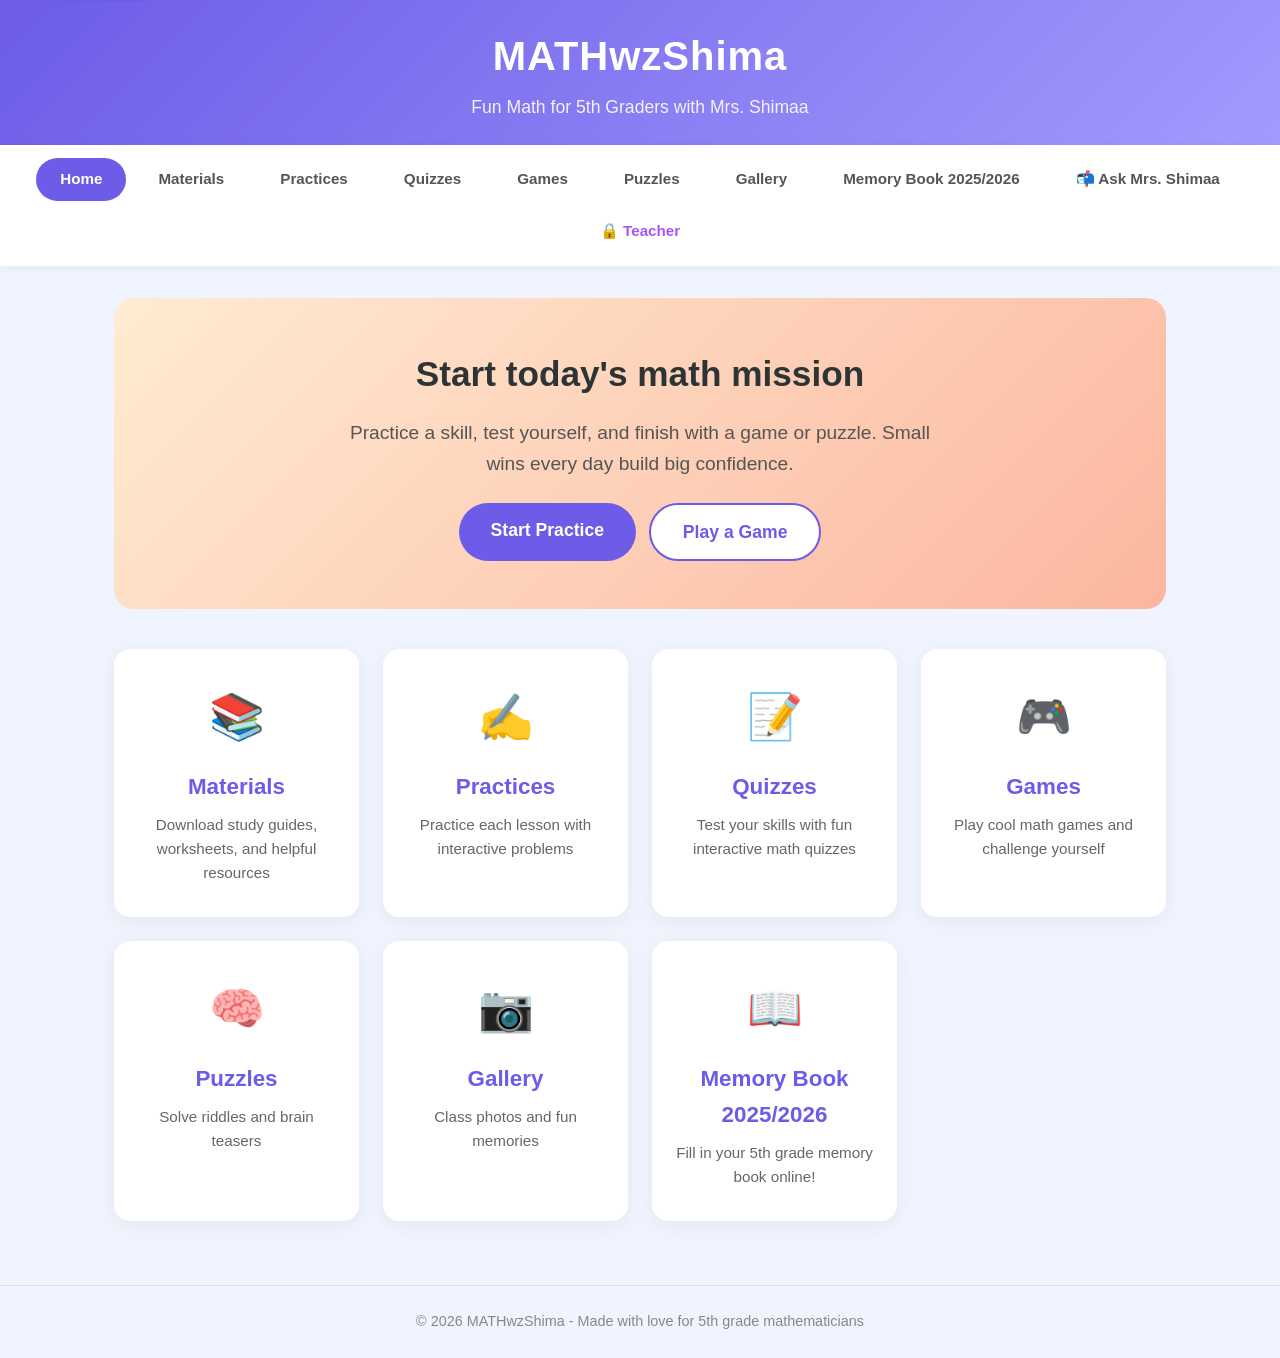
<file: index.html>
<!DOCTYPE html>
<html lang="en">
<head>
  <meta charset="UTF-8">
  <!-- Google Analytics -->
  <script async src="https://www.googletagmanager.com/gtag/js?id=G-H8X3QV5TR0"></script>
  <script>
    window.dataLayer = window.dataLayer || [];
    function gtag(){dataLayer.push(arguments);}
    gtag('js', new Date());
    gtag('config', 'G-H8X3QV5TR0');
  </script>
  <meta name="viewport" content="width=device-width, initial-scale=1.0">
  <meta name="description" content="MATHwzShima - Fun math materials, quizzes, games, puzzles, and memory book for 5th graders with Mrs. Shimaa.">
  <meta name="theme-color" content="#6c5ce7">
  <link rel="icon" href="data:image/svg+xml,<svg xmlns='http://www.w3.org/2000/svg' viewBox='0 0 100 100'><text y='.9em' font-size='90'>&#128466;</text></svg>">
  <title>MATHwzShima - Fun Math for 5th Graders</title>
  <link rel="stylesheet" href="css/style.css">
</head>
<body>
  <a href="#main-content" class="skip-link">Skip to content</a>
  <header data-section="home">
    <h1>MATHwzShima</h1>
    <p>Fun Math for 5th Graders with Mrs. Shimaa</p>
  </header>

  <nav>
    <ul>
      <li><a href="index.html" class="active">Home</a></li>
      <li><a href="materials.html">Materials</a></li>
      <li><a href="practices.html">Practices</a></li>
      <li><a href="quizzes.html">Quizzes</a></li>
      <li><a href="games.html">Games</a></li>
      <li><a href="puzzles.html">Puzzles</a></li>
      <li><a href="gallery.html">Gallery</a></li>
      <li><a href="memory-book.html">Memory Book 2025/2026</a></li>
      <li><a href="ask.html">&#128236; Ask Mrs. Shimaa</a></li>
      <li><a href="teacher.html" class="teacher-link">&#128274; Teacher</a></li>
    </ul>
  </nav>

  <main id="main-content">
    <section class="hero">
      <h2>Start today's math mission</h2>
      <p>Practice a skill, test yourself, and finish with a game or puzzle. Small wins every day build big confidence.</p>
      <div class="hero-actions">
        <a href="practices.html" class="cta-btn">Start Practice</a>
        <a href="games.html" class="cta-btn cta-secondary">Play a Game</a>
      </div>
    </section>

    <div class="cards">
      <a href="materials.html" class="card">
        <div class="icon" aria-hidden="true">&#128218;</div>
        <h3>Materials</h3>
        <p>Download study guides, worksheets, and helpful resources</p>
      </a>
      <a href="practices.html" class="card">
        <div class="icon" aria-hidden="true">&#9997;</div>
        <h3>Practices</h3>
        <p>Practice each lesson with interactive problems</p>
      </a>
      <a href="quizzes.html" class="card">
        <div class="icon" aria-hidden="true">&#128221;</div>
        <h3>Quizzes</h3>
        <p>Test your skills with fun interactive math quizzes</p>
      </a>
      <a href="games.html" class="card">
        <div class="icon" aria-hidden="true">&#127918;</div>
        <h3>Games</h3>
        <p>Play cool math games and challenge yourself</p>
      </a>
      <a href="puzzles.html" class="card">
        <div class="icon" aria-hidden="true">&#129504;</div>
        <h3>Puzzles</h3>
        <p>Solve riddles and brain teasers</p>
      </a>
      <a href="gallery.html" class="card">
        <div class="icon" aria-hidden="true">&#128247;</div>
        <h3>Gallery</h3>
        <p>Class photos and fun memories</p>
      </a>
      <a href="memory-book.html" class="card">
        <div class="icon" aria-hidden="true">&#128214;</div>
        <h3>Memory Book 2025/2026</h3>
        <p>Fill in your 5th grade memory book online!</p>
      </a>
    </div>
  </main>

  <footer>
    &copy; 2026 MATHwzShima - Made with love for 5th grade mathematicians
  </footer>
  <script src="js/main.js"></script>
</body>
</html>
</file>
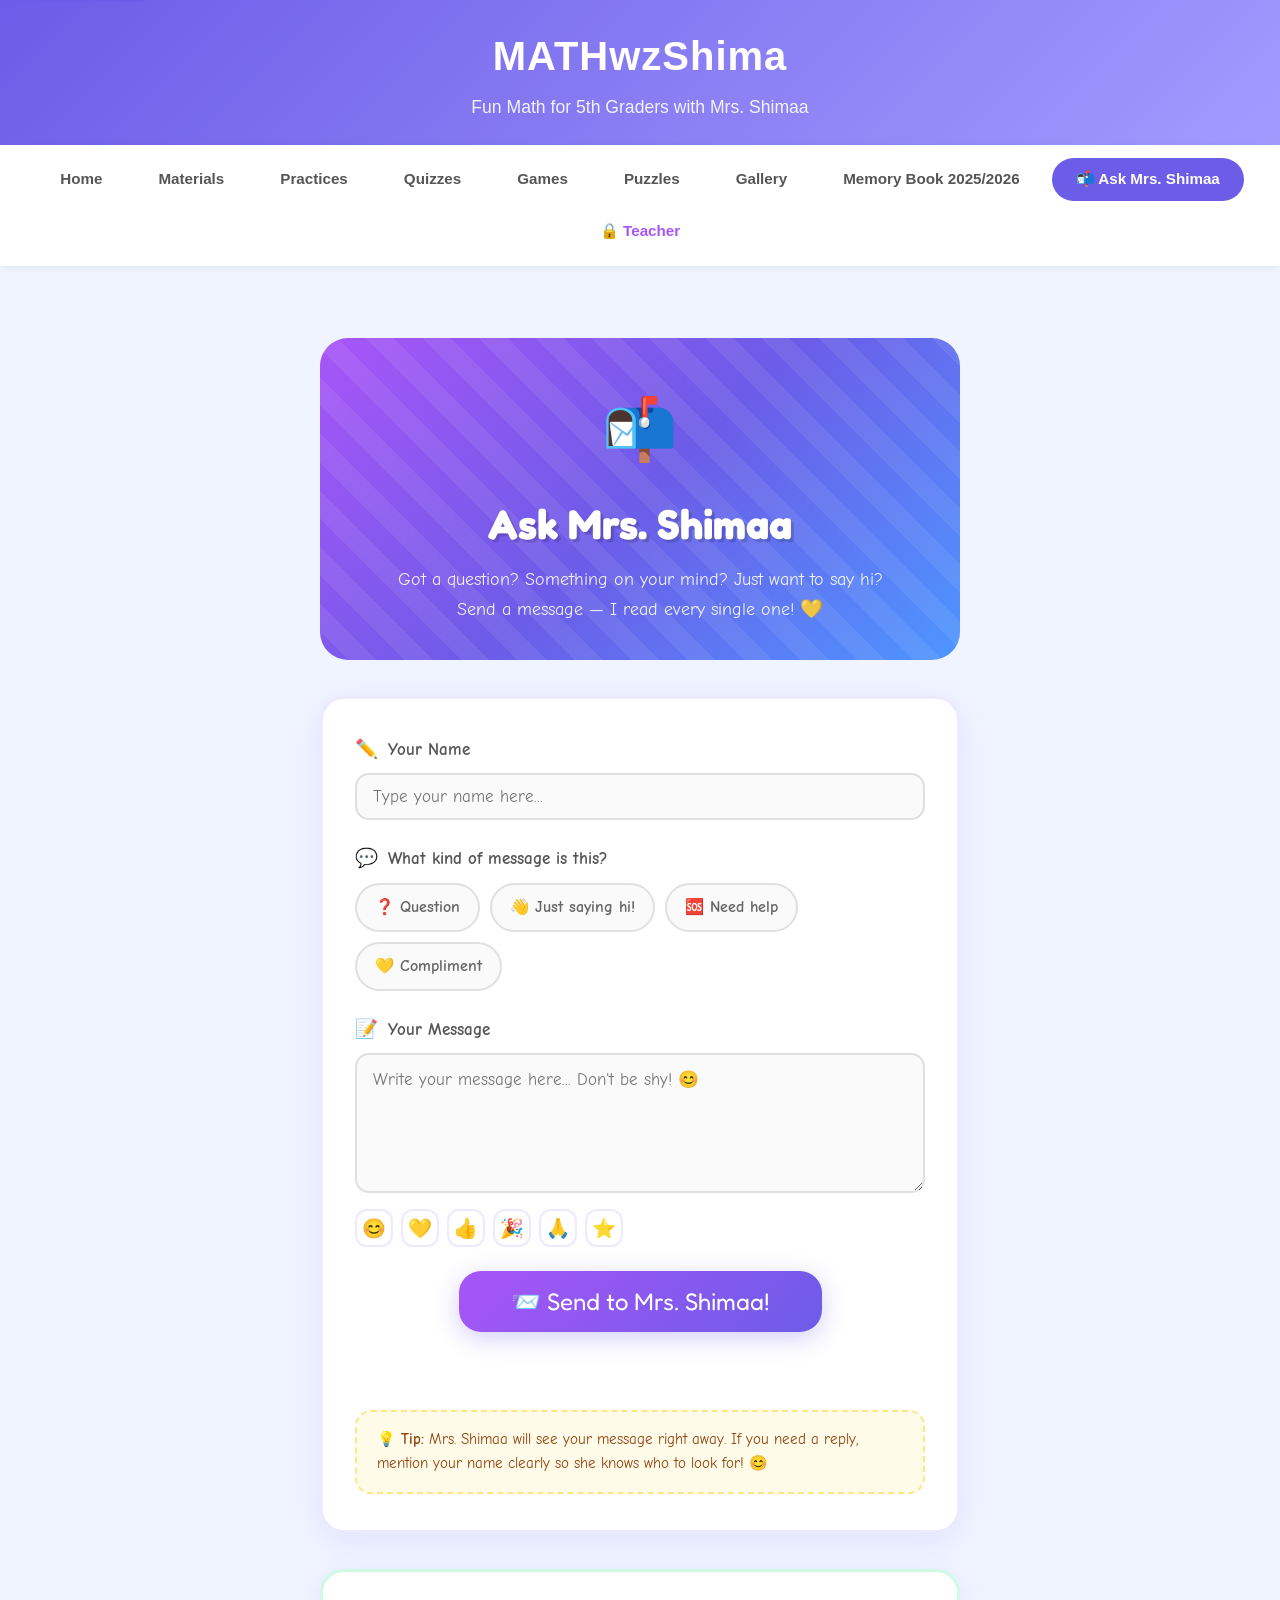
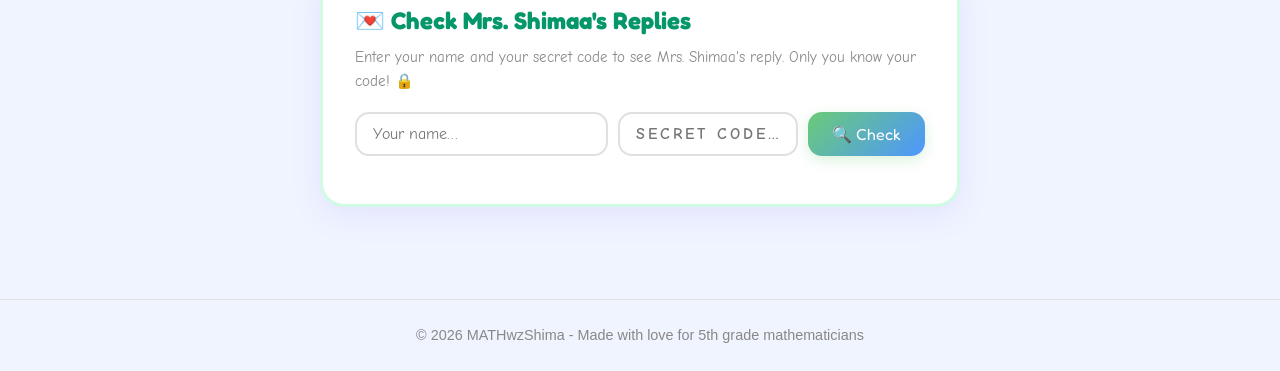
<file: ask.html>
<!DOCTYPE html>
<html lang="en">
<head>
  <meta charset="UTF-8">
  <!-- Google Analytics -->
  <script async src="https://www.googletagmanager.com/gtag/js?id=G-H8X3QV5TR0"></script>
  <script>
    window.dataLayer = window.dataLayer || [];
    function gtag(){dataLayer.push(arguments);}
    gtag('js', new Date());
    gtag('config', 'G-H8X3QV5TR0');
  </script>
  <meta name="viewport" content="width=device-width, initial-scale=1.0">
  <meta name="description" content="Send a message to Mrs. Shimaa - ask a question, share something, or just say hi!">
  <meta name="theme-color" content="#6c5ce7">
  <link rel="icon" href="data:image/svg+xml,<svg xmlns='http://www.w3.org/2000/svg' viewBox='0 0 100 100'><text y='.9em' font-size='90'>&#128466;</text></svg>">
  <title>Ask Mrs. Shimaa - MATHwzShima</title>
  <link rel="stylesheet" href="css/style.css">
  <style>
    @import url('https://fonts.googleapis.com/css2?family=Fredoka+One&family=Comic+Neue:wght@400;700&family=Patrick+Hand&display=swap');

    .ask-page { background: #f0f4ff; }

    .ask-container {
      max-width: 680px;
      margin: 0 auto;
      padding: 40px 20px 60px;
      font-family: 'Comic Neue', cursive;
    }

    /* ── Hero banner ── */
    .ask-hero {
      text-align: center;
      background: linear-gradient(135deg, #a855f7, #6c5ce7, #4d96ff);
      border-radius: 28px;
      padding: 44px 30px 36px;
      margin-bottom: 36px;
      position: relative;
      overflow: hidden;
    }
    .ask-hero::before {
      content: '';
      position: absolute;
      inset: 0;
      background: repeating-linear-gradient(45deg, transparent, transparent 20px, rgba(255,255,255,0.07) 20px, rgba(255,255,255,0.07) 40px);
      pointer-events: none;
    }
    .ask-hero .hero-emoji {
      font-size: 3.8em;
      display: block;
      margin-bottom: 12px;
      position: relative;
      z-index: 1;
      animation: float 3s ease-in-out infinite;
    }
    @keyframes float {
      0%, 100% { transform: translateY(0); }
      50%       { transform: translateY(-8px); }
    }
    .ask-hero h1 {
      font-family: 'Fredoka One', cursive;
      font-size: 2.6em;
      color: #fff;
      text-shadow: 3px 3px 0 rgba(0,0,0,0.15);
      position: relative;
      z-index: 1;
      margin-bottom: 8px;
    }
    .ask-hero p {
      font-size: 1.15em;
      color: rgba(255,255,255,0.9);
      position: relative;
      z-index: 1;
    }

    /* ── Card ── */
    .ask-card {
      background: #fff;
      border-radius: 24px;
      padding: 36px 32px;
      box-shadow: 0 8px 32px rgba(108,92,231,0.10);
      border: 3px solid #ede9fe;
    }

    /* ── Name field ── */
    .ask-field {
      margin-bottom: 24px;
    }
    .ask-field label {
      display: block;
      font-weight: 700;
      font-size: 1.05em;
      color: #555;
      margin-bottom: 8px;
    }
    .ask-field label span { font-size: 1.1em; margin-right: 4px; }
    .ask-field input, .ask-field textarea {
      font-family: 'Comic Neue', cursive;
      width: 100%;
      padding: 12px 16px;
      border: 2px solid #e0e0e0;
      border-radius: 14px;
      font-size: 1.05em;
      outline: none;
      background: #fafafa;
      transition: border-color 0.2s, box-shadow 0.2s;
    }
    .ask-field input:focus, .ask-field textarea:focus {
      border-color: #a855f7;
      box-shadow: 0 0 0 3px rgba(168,85,247,0.12);
      background: #fff;
    }
    .ask-field textarea {
      min-height: 140px;
      resize: vertical;
      line-height: 1.6;
    }
    .emoji-picker {
      display: flex;
      flex-wrap: wrap;
      gap: 8px;
      margin-top: 8px;
    }
    .emoji-picker button {
      width: 38px;
      height: 38px;
      border: 2px solid #ede9fe;
      border-radius: 12px;
      background: #fff;
      cursor: pointer;
      font-size: 1.2em;
      transition: transform .15s, border-color .15s, background .15s;
    }
    .emoji-picker button:hover {
      transform: translateY(-1px);
      border-color: #a855f7;
      background: #faf5ff;
    }

    /* ── Message type chips ── */
    .type-label {
      display: block;
      font-weight: 700;
      font-size: 1.05em;
      color: #555;
      margin-bottom: 10px;
    }
    .type-label span { font-size: 1.1em; margin-right: 4px; }
    .type-chips {
      display: flex;
      flex-wrap: wrap;
      gap: 10px;
      margin-bottom: 24px;
    }
    .type-chip {
      display: flex;
      align-items: center;
      gap: 7px;
      padding: 10px 18px;
      border-radius: 50px;
      border: 2.5px solid #e0e0e0;
      background: #fafafa;
      cursor: pointer;
      font-family: 'Comic Neue', cursive;
      font-size: 0.97em;
      font-weight: 700;
      color: #666;
      transition: all 0.18s;
      user-select: none;
    }
    .type-chip:hover { border-color: #a855f7; color: #a855f7; background: #faf5ff; }
    .type-chip.selected {
      border-color: transparent;
      color: #fff;
    }
    .type-chip[data-type="question"].selected  { background: #4d96ff; }
    .type-chip[data-type="hi"].selected        { background: #ffa94d; }
    .type-chip[data-type="help"].selected      { background: #ff6b9d; }
    .type-chip[data-type="compliment"].selected{ background: #6bcb77; }

    /* ── Send button ── */
    .send-btn-wrap { text-align: center; margin-top: 8px; }
    #sendBtn {
      font-family: 'Fredoka One', cursive;
      font-size: 1.5em;
      background: linear-gradient(135deg, #a855f7, #6c5ce7);
      color: #fff;
      border: none;
      padding: 16px 52px;
      border-radius: 22px;
      cursor: pointer;
      box-shadow: 0 6px 24px rgba(108,92,231,0.30);
      transition: transform 0.18s, box-shadow 0.18s;
    }
    #sendBtn:hover:not(:disabled) {
      transform: scale(1.04);
      box-shadow: 0 10px 32px rgba(108,92,231,0.38);
    }
    #sendBtn:disabled { opacity: 0.65; cursor: not-allowed; }

    #sendStatus {
      margin-top: 18px;
      font-weight: 700;
      font-size: 1.05em;
      min-height: 32px;
      text-align: center;
    }

    /* ── Success card ── */
    .success-card {
      display: none;
      text-align: center;
      background: linear-gradient(135deg, #f0fdf4, #e0f2fe);
      border: 3px solid #6bcb77;
      border-radius: 24px;
      padding: 44px 28px;
    }
    .success-card .s-emoji { font-size: 4em; margin-bottom: 12px; }
    .success-card h2 {
      font-family: 'Fredoka One', cursive;
      font-size: 2em;
      color: #059669;
      margin-bottom: 8px;
    }
    .success-card p { color: #555; font-size: 1.05em; line-height: 1.7; }
    .success-card .send-another {
      display: inline-block;
      margin-top: 20px;
      font-family: 'Fredoka One', cursive;
      font-size: 1.1em;
      background: #6bcb77;
      color: #fff;
      border: none;
      padding: 12px 30px;
      border-radius: 16px;
      cursor: pointer;
      box-shadow: 0 4px 14px rgba(107,203,119,0.30);
      transition: transform 0.18s;
    }
    .success-card .send-another:hover { transform: scale(1.04); }

    /* ── Confetti ── */
    .confetti-container {
      position: fixed;
      top: 0; left: 0;
      width: 100%; height: 100%;
      pointer-events: none;
      z-index: 9999;
      overflow: hidden;
    }
    .confetti-piece {
      position: absolute;
      animation: confettiFall linear forwards;
    }
    @keyframes confettiFall {
      0%   { transform: translateY(-10px) rotate(0deg);   opacity: 1; }
      100% { transform: translateY(100vh) rotate(720deg); opacity: 0; }
    }

    /* ── Tip box ── */
    .tip-box {
      margin-top: 28px;
      background: #fefce8;
      border: 2px dashed #fde68a;
      border-radius: 16px;
      padding: 16px 20px;
      font-size: 0.93em;
      color: #92400e;
      line-height: 1.6;
    }
    .tip-box strong { font-weight: 700; }

    /* ── Check Replies section ── */
    .check-replies-section {
      margin-top: 36px;
    }
    .check-replies-card {
      background: #fff;
      border-radius: 24px;
      padding: 30px 32px;
      box-shadow: 0 8px 32px rgba(108,92,231,0.10);
      border: 3px solid #d1fae5;
    }
    .check-replies-card h3 {
      font-family: 'Fredoka One', cursive;
      font-size: 1.5em;
      color: #059669;
      margin-bottom: 6px;
    }
    .check-replies-card p {
      color: #888; font-size: .93em; margin-bottom: 18px;
    }
    .check-row {
      display: flex; gap: 10px; flex-wrap: wrap;
    }
    .check-row input {
      font-family: 'Comic Neue', cursive;
      flex: 1; min-width: 180px;
      padding: 11px 16px;
      border: 2px solid #e0e0e0; border-radius: 14px;
      font-size: 1em; outline: none;
      transition: border-color .2s;
    }
    .check-row input:focus { border-color: #6bcb77; }
    .check-row button {
      font-family: 'Fredoka One', cursive;
      font-size: 1em;
      background: linear-gradient(135deg, #6bcb77, #4d96ff);
      color: #fff; border: none;
      padding: 11px 24px; border-radius: 14px;
      cursor: pointer; white-space: nowrap;
      box-shadow: 0 4px 14px rgba(107,203,119,.25);
      transition: transform .18s;
    }
    .check-row button:hover { transform: translateY(-2px); }
    .replies-result { margin-top: 18px; }
    .reply-item {
      background: #f0fdf4;
      border: 2px solid #bbf7d0;
      border-radius: 16px;
      padding: 18px 20px;
      margin-bottom: 12px;
    }
    .reply-item .ri-meta {
      font-size: .82em; color: #aaa; margin-bottom: 8px;
    }
    .reply-item .ri-original {
      background: #faf8ff;
      border-left: 4px solid #a855f7;
      border-radius: 8px;
      padding: 9px 12px;
      font-size: .92em; color: #555;
      white-space: pre-wrap; line-height:1.5;
      margin-bottom: 12px;
    }
    .reply-item .ri-reply-label {
      font-family: 'Fredoka One', cursive;
      font-size: .95em; color: #059669; margin-bottom: 6px;
    }
    .reply-item .ri-reply-text {
      background: #fff;
      border: 2px solid #bbf7d0;
      border-radius: 10px;
      padding: 10px 13px;
      font-size: .97em; color: #065f46;
      white-space: pre-wrap; line-height: 1.6;
    }
    .no-replies-msg {
      text-align: center; color: #aaa;
      padding: 24px 10px; font-size: .97em;
    }

    /* ── Secret code box (shown on success) ── */
    .secret-code-box {
      background: linear-gradient(135deg, #fef9c3, #fefce8);
      border: 3px solid #fde68a;
      border-radius: 18px;
      padding: 20px 24px;
      margin: 20px 0 16px;
      text-align: center;
    }
    .sc-label {
      font-family: 'Fredoka One', cursive;
      font-size: 1em; color: #92400e; margin-bottom: 8px;
    }
    .sc-code {
      font-family: 'Fredoka One', cursive;
      font-size: 2.6em;
      color: #b45309;
      letter-spacing: 8px;
      background: #fff;
      border-radius: 12px;
      padding: 10px 20px;
      display: inline-block;
      border: 2px dashed #fcd34d;
      margin-bottom: 10px;
      user-select: all;
    }
    .sc-tip {
      font-size: .85em; color: #92400e; line-height: 1.5;
    }

    @media (max-width: 600px) {
      .ask-hero h1 { font-size: 2em; }
      .ask-card { padding: 24px 18px; }
      .type-chips { gap: 8px; }
      .type-chip { padding: 8px 14px; font-size: 0.92em; }
      #sendBtn { font-size: 1.2em; padding: 14px 36px; }
      .check-replies-card { padding: 22px 16px; }
    }

  </style>
</head>
<body class="ask-page">
  <a href="#main-content" class="skip-link">Skip to content</a>
  <header>
    <h1>MATHwzShima</h1>
    <p>Fun Math for 5th Graders with Mrs. Shimaa</p>
  </header>

  <nav>
    <ul>
      <li><a href="index.html">Home</a></li>
      <li><a href="materials.html">Materials</a></li>
      <li><a href="practices.html">Practices</a></li>
      <li><a href="quizzes.html">Quizzes</a></li>
      <li><a href="games.html">Games</a></li>
      <li><a href="puzzles.html">Puzzles</a></li>
      <li><a href="gallery.html">Gallery</a></li>
      <li><a href="memory-book.html">Memory Book 2025/2026</a></li>
      <li><a href="ask.html" class="active">&#128236; Ask Mrs. Shimaa</a></li>
      <li><a href="teacher.html" class="teacher-link">&#128274; Teacher</a></li>
    </ul>
  </nav>

  <main id="main-content">
    <div class="ask-container">

      <!-- Hero -->
      <div class="ask-hero">
        <span class="hero-emoji">📬</span>
        <h1>Ask Mrs. Shimaa</h1>
        <p>Got a question? Something on your mind? Just want to say hi?<br>Send a message — I read every single one! 💛</p>
      </div>

      <!-- Form card -->
      <div class="ask-card" id="formCard">

        <div class="ask-field">
          <label><span>✏️</span> Your Name</label>
          <input type="text" id="senderName" placeholder="Type your name here..." maxlength="80" autocomplete="off">
        </div>

        <div>
          <span class="type-label"><span>💬</span> What kind of message is this?</span>
          <div class="type-chips">
            <div class="type-chip" data-type="question">❓ Question</div>
            <div class="type-chip" data-type="hi">👋 Just saying hi!</div>
            <div class="type-chip" data-type="help">🆘 Need help</div>
            <div class="type-chip" data-type="compliment">💛 Compliment</div>
          </div>
        </div>

        <div class="ask-field">
          <label><span>📝</span> Your Message</label>
          <textarea id="messageText" placeholder="Write your message here... Don't be shy! 😊" maxlength="1000"></textarea>
          <div class="emoji-picker" aria-label="Add emoji to message">
            <button type="button" onclick="insertEmoji('messageText','😊')" aria-label="Add smiling face">😊</button>
            <button type="button" onclick="insertEmoji('messageText','💛')" aria-label="Add yellow heart">💛</button>
            <button type="button" onclick="insertEmoji('messageText','👍')" aria-label="Add thumbs up">👍</button>
            <button type="button" onclick="insertEmoji('messageText','🎉')" aria-label="Add party popper">🎉</button>
            <button type="button" onclick="insertEmoji('messageText','🙏')" aria-label="Add thank you hands">🙏</button>
            <button type="button" onclick="insertEmoji('messageText','⭐')" aria-label="Add star">⭐</button>
          </div>
        </div>

        <div class="send-btn-wrap">
          <button id="sendBtn" onclick="sendMessage()">📨 Send to Mrs. Shimaa!</button>
          <div id="sendStatus"></div>
        </div>

        <div class="tip-box">
          <strong>💡 Tip:</strong> Mrs. Shimaa will see your message right away. If you need a reply, mention your name clearly so she knows who to look for! 😊
        </div>
      </div>

      <!-- Success card (shown after send) -->
      <div class="success-card" id="successCard">
        <div class="s-emoji">🎉</div>
        <h2>Message Sent!</h2>
        <p>Mrs. Shimaa has received your message.<br>She'll see it very soon! 💛</p>

        <!-- Secret code display -->
        <div class="secret-code-box" id="secretCodeBox">
          <div class="sc-label">🔑 Your Secret Code</div>
          <div class="sc-code" id="secretCodeDisplay">——</div>
          <div class="sc-tip">Save this code! You need it to check Mrs. Shimaa's reply.<br>Nobody else can see your reply without this code 🔒</div>
        </div>

        <button class="send-another" onclick="resetForm()">📬 Send Another Message</button>
      </div>

      <!-- ── Check Replies ── -->
      <div class="check-replies-section">
        <div class="check-replies-card">
          <h3>💌 Check Mrs. Shimaa's Replies</h3>
          <p>Enter your name and your secret code to see Mrs. Shimaa's reply. Only you know your code! 🔒</p>
          <div class="check-row">
            <input type="text" id="checkName" placeholder="Your name…" maxlength="80"
                   onkeydown="if(event.key==='Enter') document.getElementById('checkCode').focus()">
            <input type="text" id="checkCode" placeholder="Secret code…" maxlength="8"
                   style="text-transform:uppercase;letter-spacing:3px;font-weight:700;max-width:160px;"
                   onkeydown="if(event.key==='Enter') checkReplies()">
            <button onclick="checkReplies()">🔍 Check</button>
          </div>
          <div class="replies-result" id="repliesResult"></div>
        </div>
      </div>

    </div>
  </main>

  <footer>
    &copy; 2026 MATHwzShima - Made with love for 5th grade mathematicians
  </footer>

  <script>
    const FIREBASE_DB_URL = 'https://mathwzshima-32042-default-rtdb.firebaseio.com';
    const FORMSPREE_URL   = 'https://formspree.io/f/meedrpyk';

    // ── Type chip selection ──────────────────────────────────────────────────
    let selectedType = '';
    document.querySelectorAll('.type-chip').forEach(chip => {
      chip.addEventListener('click', function () {
        document.querySelectorAll('.type-chip').forEach(c => c.classList.remove('selected'));
        this.classList.add('selected');
        selectedType = this.dataset.type;
      });
    });

    // ── Generate secret code ─────────────────────────────────────────────────
    function generateCode() {
      const chars = 'ABCDEFGHJKLMNPQRSTUVWXYZ23456789'; // no 0/O/1/I confusion
      let code = '';
      for (let i = 0; i < 6; i++) code += chars[Math.floor(Math.random() * chars.length)];
      return code;
    }

    // ── Send ─────────────────────────────────────────────────────────────────
    function sendMessage() {
      const name    = document.getElementById('senderName').value.trim();
      const message = document.getElementById('messageText').value.trim();
      const status  = document.getElementById('sendStatus');
      const btn     = document.getElementById('sendBtn');

      // Validate
      if (!name) {
        status.style.color = '#f59e0b';
        status.innerHTML = '⚠️ Please type your name first!';
        document.getElementById('senderName').focus();
        return;
      }
      if (!message) {
        status.style.color = '#f59e0b';
        status.innerHTML = '⚠️ Don\'t forget to write a message!';
        document.getElementById('messageText').focus();
        return;
      }

      // Sending state
      btn.disabled = true;
      btn.textContent = '⏳ Sending…';
      status.style.color = '#888';
      status.innerHTML = '⏳ Sending your message to Mrs. Shimaa…';

      const typeLabels = {
        question:   '❓ Question',
        hi:         '👋 Just saying hi!',
        help:       '🆘 Need help',
        compliment: '💛 Compliment',
      };

      const secretCode = generateCode();

      const payload = {
        studentName:  name,
        messageType:  typeLabels[selectedType] || '💬 General',
        message:      message,
        sentAt:       new Date().toISOString(),
        source:       'ask-page',
        checkCode:    secretCode          // 🔑 stored in Firebase
      };

      // Save to Firebase
      fetch(FIREBASE_DB_URL.replace(/\/$/, '') + '/messages.json', {
        method:  'POST',
        headers: { 'Content-Type': 'application/json; charset=UTF-8' },
        body:    JSON.stringify(payload)
      })
      .then(res => {
        if (!res.ok) throw new Error('Firebase ' + res.status);

        // Email notification (fire-and-forget)
        if (FORMSPREE_URL && !FORMSPREE_URL.includes('YOUR_FORM_ID')) {
          fetch(FORMSPREE_URL, {
            method:  'POST',
            headers: { 'Content-Type': 'application/json; charset=UTF-8', 'Accept': 'application/json' },
            body:    JSON.stringify({
              _subject: '💬 New Message from ' + name,
              student_name: name,
              message_type: typeLabels[selectedType] || 'General',
              message: message,
              secret_code: secretCode
            })
          }).catch(() => {});
        }

        showSuccess(secretCode);
      })
      .catch(err => {
        status.style.color = '#e17055';
        status.innerHTML = '❌ Couldn\'t send right now. Please try again or tell Mrs. Shimaa in person!';
        btn.disabled = false;
        btn.textContent = '📨 Send to Mrs. Shimaa!';
        console.error('Send error:', err);
      });
    }

    function showSuccess(code) {
      document.getElementById('secretCodeDisplay').textContent = code || '——';
      document.getElementById('formCard').style.display    = 'none';
      document.getElementById('successCard').style.display = 'block';
      launchConfetti();
    }

    function resetForm() {
      document.getElementById('senderName').value  = '';
      document.getElementById('messageText').value = '';
      document.querySelectorAll('.type-chip').forEach(c => c.classList.remove('selected'));
      selectedType = '';
      document.getElementById('sendStatus').innerHTML = '';
      document.getElementById('sendBtn').disabled    = false;
      document.getElementById('sendBtn').textContent = '📨 Send to Mrs. Shimaa!';
      document.getElementById('formCard').style.display    = 'block';
      document.getElementById('successCard').style.display = 'none';
      document.getElementById('secretCodeDisplay').textContent = '——';
    }

    function insertEmoji(targetId, emoji) {
      const field = document.getElementById(targetId);
      if (!field) return;
      const start = field.selectionStart || field.value.length;
      const end = field.selectionEnd || field.value.length;
      field.value = field.value.slice(0, start) + emoji + field.value.slice(end);
      field.focus();
      const pos = start + emoji.length;
      field.setSelectionRange(pos, pos);
    }

    function launchConfetti() {
      const container = document.createElement('div');
      container.className = 'confetti-container';
      document.body.appendChild(container);
      const colors = ['#a855f7','#6c5ce7','#4d96ff','#ffd93d','#6bcb77','#ff6b9d','#ffa94d'];
      for (let i = 0; i < 90; i++) {
        const el = document.createElement('div');
        el.className = 'confetti-piece';
        el.style.left              = Math.random() * 100 + '%';
        el.style.background        = colors[Math.floor(Math.random() * colors.length)];
        el.style.width             = (Math.random() * 8 + 4) + 'px';
        el.style.height            = (Math.random() * 8 + 4) + 'px';
        el.style.borderRadius      = Math.random() > 0.5 ? '50%' : '3px';
        el.style.animationDuration = (Math.random() * 2 + 1.5) + 's';
        el.style.animationDelay    = (Math.random() * 1.5) + 's';
        container.appendChild(el);
      }
      setTimeout(() => container.remove(), 4000);
    }

    // Allow Enter key to submit (Shift+Enter = new line in textarea)
    document.getElementById('senderName').addEventListener('keydown', e => {
      if (e.key === 'Enter') { e.preventDefault(); document.getElementById('messageText').focus(); }
    });

    // ── Check Replies ─────────────────────────────────────────────────────────
    function checkReplies() {
      const name   = document.getElementById('checkName').value.trim();
      const code   = document.getElementById('checkCode').value.trim().toUpperCase();
      const result = document.getElementById('repliesResult');

      if (!name) {
        result.innerHTML = '<div class="no-replies-msg">⚠️ Please type your name!</div>';
        document.getElementById('checkName').focus();
        return;
      }
      if (!code) {
        result.innerHTML = '<div class="no-replies-msg">⚠️ Please enter your secret code!</div>';
        document.getElementById('checkCode').focus();
        return;
      }

      result.innerHTML = '<div class="no-replies-msg">⏳ Looking for replies…</div>';

      fetch(FIREBASE_DB_URL.replace(/\/$/, '') + '/messages.json')
        .then(r => { if (!r.ok) throw new Error('HTTP ' + r.status); return r.json(); })
        .then(data => {
          if (!data) { showNoReplies(result); return; }

          const nameLower = name.toLowerCase();

          // Must match name AND secret code — always, no exceptions
          const matched = Object.values(data)
            .filter(m =>
              m.reply &&
              (m.studentName||'').toLowerCase() === nameLower &&
              (m.checkCode||'').toUpperCase() === code
            )
            .sort((a,b) => new Date(b.repliedAt||0) - new Date(a.repliedAt||0));

          if (matched.length === 0) {
            result.innerHTML = `<div class="no-replies-msg">
              🔒 No reply found for that name and code.<br>
              <small>Check your name spelling and secret code, or maybe Mrs. Shimaa hasn't replied yet! 😊</small>
            </div>`;
            return;
          }

          let html = '';
          matched.forEach(msg => {
            const sentDate = msg.sentAt
              ? new Date(msg.sentAt).toLocaleString('en-US',{month:'short',day:'numeric',hour:'2-digit',minute:'2-digit'})
              : '';
            const repDate = msg.repliedAt
              ? new Date(msg.repliedAt).toLocaleString('en-US',{month:'short',day:'numeric',hour:'2-digit',minute:'2-digit'})
              : '';
            html += `<div class="reply-item">
              <div class="ri-meta">📅 You sent this on ${sentDate}</div>
              <div class="ri-original">${escHtml(msg.message||'')}</div>
              <div class="ri-reply-label">✏️ Mrs. Shimaa replied · ${repDate}</div>
              <div class="ri-reply-text">${escHtml(msg.reply)}</div>
            </div>`;
          });
          result.innerHTML = html;
        })
        .catch(err => {
          result.innerHTML = '<div class="no-replies-msg">❌ Couldn\'t check right now. Please try again!</div>';
          console.error(err);
        });
    }

    function showNoReplies(result) {
      result.innerHTML = `<div class="no-replies-msg">
        🔒 No reply found for that name and code.<br>
        <small>Check your name spelling and secret code, or maybe Mrs. Shimaa hasn't replied yet! 😊</small>
      </div>`;
    }

    function escHtml(s) {
      if (!s) return '';
      const d = document.createElement('div');
      d.textContent = String(s);
      return d.innerHTML;
    }
  </script>
  <script src="js/main.js"></script>
</body>
</html>
</file>
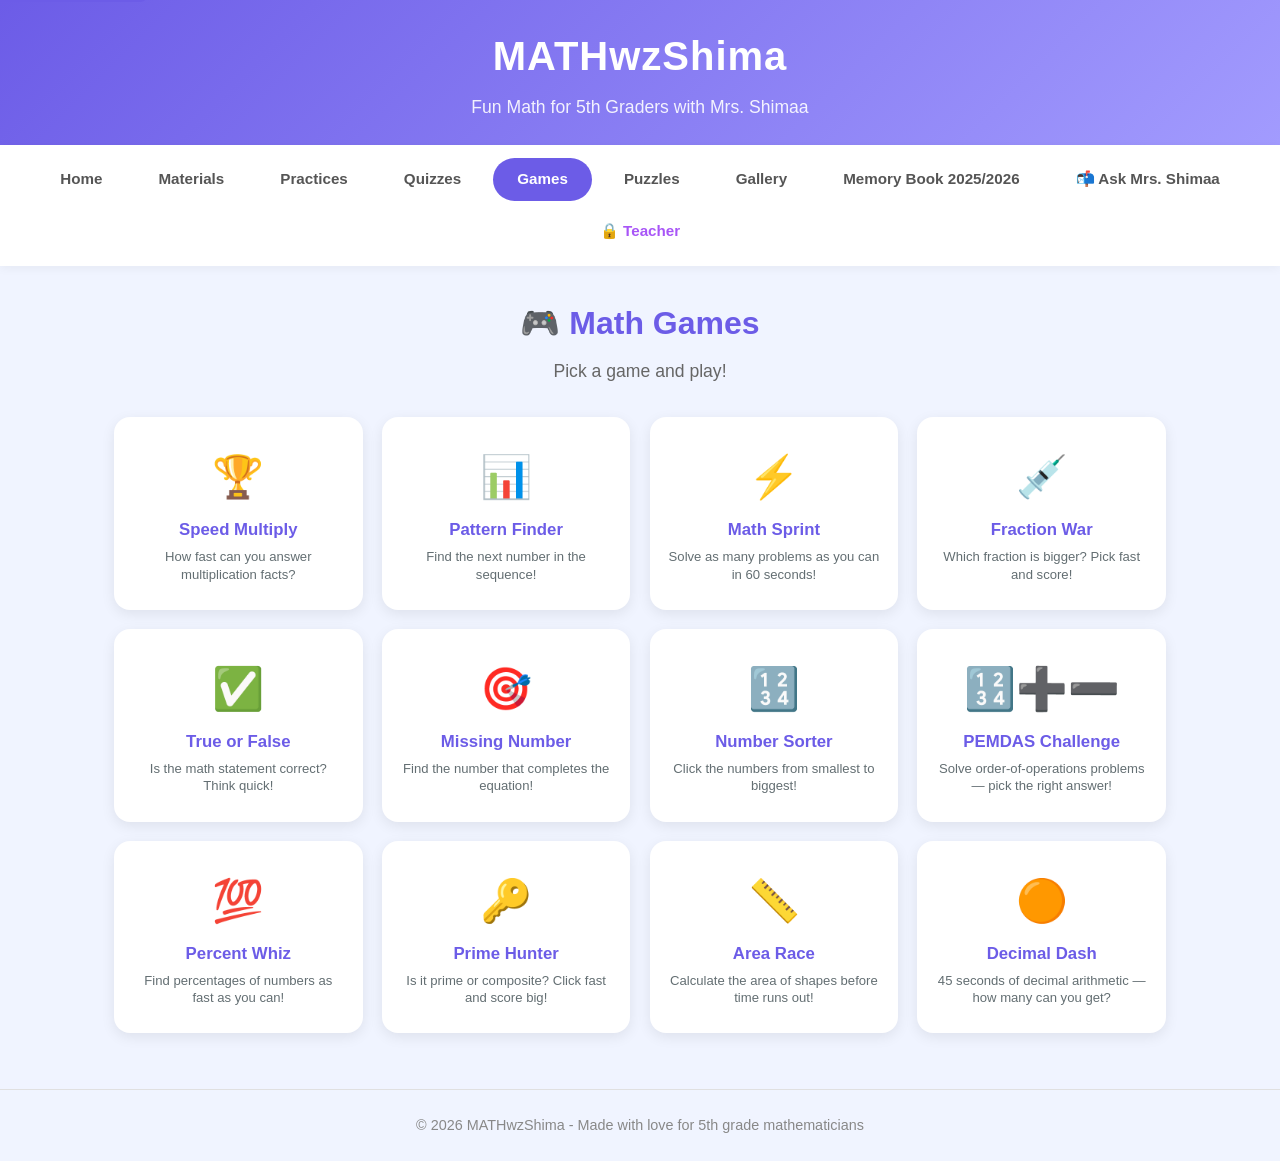
<file: games.html>
<!DOCTYPE html>
<html lang="en">
<head>
  <meta charset="UTF-8">
  <!-- Google Analytics -->
  <script async src="https://www.googletagmanager.com/gtag/js?id=G-H8X3QV5TR0"></script>
  <script>
    window.dataLayer = window.dataLayer || [];
    function gtag(){dataLayer.push(arguments);}
    gtag('js', new Date());
    gtag('config', 'G-H8X3QV5TR0');
  </script>
  <meta name="viewport" content="width=device-width, initial-scale=1.0">
  <meta name="description" content="Play 7 fun math games including speed challenges, fraction wars, and brain teasers at MATHwzShima.">
  <meta name="theme-color" content="#6c5ce7">
  <link rel="icon" href="data:image/svg+xml,<svg xmlns='http://www.w3.org/2000/svg' viewBox='0 0 100 100'><text y='.9em' font-size='90'>&#128466;</text></svg>">
  <title>Games - MATHwzShima</title>
  <link rel="stylesheet" href="css/style.css">
  <style>
    /* ── Game Selector Grid ── */
    .games-grid {
      display: grid;
      grid-template-columns: repeat(auto-fill, minmax(200px, 1fr));
      gap: 1.2rem;
      margin: 1.5rem 0;
    }
    .game-select-card {
      background: white;
      border-radius: 16px;
      padding: 1.5rem 1rem;
      text-align: center;
      cursor: pointer;
      border: 3px solid transparent;
      box-shadow: 0 4px 14px rgba(0,0,0,0.08);
      transition: all 0.2s ease;
    }
    .game-select-card:hover {
      border-color: #6c5ce7;
      transform: translateY(-4px);
      box-shadow: 0 8px 24px rgba(108,92,231,0.2);
    }
    .game-select-card .gs-icon { font-size: 2.6rem; margin-bottom: 0.4rem; }
    .game-select-card h3 { color: #6c5ce7; font-size: 1.05rem; margin: 0.25rem 0 0.3rem; }
    .game-select-card p { color: #636e72; font-size: 0.82rem; margin: 0; line-height: 1.3; }

    /* ── Panels ── */
    .game-panel { display: none; }
    .game-panel.active { display: block; }

    .back-btn {
      background: #f1f0ff;
      color: #6c5ce7;
      border: 2px solid #6c5ce7;
      padding: 0.45rem 1.1rem;
      border-radius: 8px;
      cursor: pointer;
      font-size: 0.95rem;
      font-weight: 700;
      margin-bottom: 1.2rem;
      transition: all 0.15s;
    }
    .back-btn:hover { background: #6c5ce7; color: white; }

    /* ── Math Sprint ── */
    .sprint-timer {
      font-size: 3.2rem;
      font-weight: 900;
      color: #6c5ce7;
      text-align: center;
      margin: 0.2rem 0 0.6rem;
      transition: color 0.3s;
    }
    .sprint-timer.warning { color: #e17055; }
    .sprint-result-screen { text-align: center; padding: 1.5rem 0; }
    .sprint-result-screen .big-emoji { font-size: 4rem; }
    .sprint-result-screen .result-score { font-size: 2.5rem; font-weight: 900; color: #6c5ce7; }
    .sprint-result-screen p { font-size: 1.1rem; color: #636e72; }

    /* ── Fraction War ── */
    .fraction-arena {
      display: flex;
      align-items: center;
      justify-content: center;
      gap: 1.5rem;
      margin: 1.4rem 0;
      flex-wrap: wrap;
    }
    .fraction-card {
      background: white;
      border: 3px solid #dfe6e9;
      border-radius: 16px;
      padding: 1.2rem 1.8rem;
      text-align: center;
      min-width: 90px;
      box-shadow: 0 4px 14px rgba(0,0,0,0.07);
    }
    .fraction-card .frac-num {
      font-size: 2.2rem;
      font-weight: 900;
      color: #2d3436;
      border-bottom: 3px solid #2d3436;
      line-height: 1;
      padding-bottom: 4px;
    }
    .fraction-card .frac-den { font-size: 2.2rem; font-weight: 900; color: #2d3436; padding-top: 4px; }
    .fraction-vs { font-size: 2rem; font-weight: 900; color: #b2bec3; }
    .frac-btns { display: flex; gap: 0.8rem; justify-content: center; flex-wrap: wrap; margin: 1rem 0; }
    .frac-btn {
      background: #6c5ce7;
      color: white;
      border: none;
      padding: 0.65rem 1.3rem;
      border-radius: 10px;
      cursor: pointer;
      font-size: 0.95rem;
      font-weight: 700;
      transition: all 0.15s;
    }
    .frac-btn:hover { background: #5a4bd1; transform: scale(1.05); }

    /* ── True or False ── */
    .tf-statement {
      font-size: 1.3rem;
      font-weight: 700;
      text-align: center;
      background: white;
      border-radius: 16px;
      padding: 1.5rem;
      margin: 1.4rem 0;
      box-shadow: 0 4px 14px rgba(0,0,0,0.07);
      min-height: 80px;
      display: flex;
      align-items: center;
      justify-content: center;
    }
    .tf-btns { display: flex; gap: 1.2rem; justify-content: center; margin: 0.8rem 0; flex-wrap: wrap; }
    .tf-true-btn, .tf-false-btn {
      padding: 0.85rem 2.2rem;
      border: none;
      border-radius: 12px;
      font-size: 1.15rem;
      font-weight: 800;
      cursor: pointer;
      transition: all 0.15s;
    }
    .tf-true-btn { background: #00b894; color: white; }
    .tf-true-btn:hover { background: #00a381; transform: scale(1.05); }
    .tf-false-btn { background: #e17055; color: white; }
    .tf-false-btn:hover { background: #c96045; transform: scale(1.05); }
    .tf-true-btn:disabled, .tf-false-btn:disabled { opacity: 0.5; cursor: not-allowed; transform: none; }

    /* ── Missing Number ── */
    .missing-eq {
      font-size: 2rem;
      font-weight: 900;
      text-align: center;
      background: white;
      border-radius: 16px;
      padding: 1.4rem;
      margin: 1.4rem 0;
      box-shadow: 0 4px 14px rgba(0,0,0,0.07);
      color: #2d3436;
    }
    .missing-eq .blank {
      display: inline-block;
      min-width: 50px;
      border-bottom: 4px solid #6c5ce7;
      color: #6c5ce7;
    }

    /* ── Number Sorter ── */
    .sorter-prompt { font-size: 1rem; color: #636e72; text-align: center; margin-bottom: 0.8rem; }
    .sorter-buttons {
      display: flex;
      gap: 0.8rem;
      justify-content: center;
      flex-wrap: wrap;
      margin: 1rem 0;
    }
    .sorter-num-btn {
      background: #6c5ce7;
      color: white;
      border: none;
      width: 68px;
      height: 68px;
      border-radius: 12px;
      font-size: 1.25rem;
      font-weight: 800;
      cursor: pointer;
      transition: all 0.15s;
    }
    .sorter-num-btn:hover:not(:disabled) { background: #5a4bd1; transform: scale(1.08); }
    .sorter-num-btn:disabled { background: #b2bec3; color: #636e72; cursor: not-allowed; }
    .sorter-order-label { text-align: center; font-size: 0.9rem; color: #636e72; }
    .sorter-order-display {
      display: flex;
      gap: 0.5rem;
      justify-content: center;
      min-height: 44px;
      align-items: center;
      font-size: 1.15rem;
      font-weight: 700;
      color: #2d3436;
      flex-wrap: wrap;
      margin: 0.4rem 0 1rem;
    }
    .order-item {
      background: #f1f0ff;
      color: #6c5ce7;
      padding: 0.3rem 0.85rem;
      border-radius: 8px;
      border: 2px solid #d3cffe;
    }

    /* ── Shared score bar ── */
    .score-row {
      display: flex;
      align-items: center;
      justify-content: center;
      gap: 1rem;
      font-size: 1.1rem;
      font-weight: 700;
      color: #6c5ce7;
      margin-bottom: 0.5rem;
    }
    .score-row span { color: #2d3436; }
  </style>
</head>
<body>
  <a href="#main-content" class="skip-link">Skip to content</a>
  <header>
    <h1>MATHwzShima</h1>
    <p>Fun Math for 5th Graders with Mrs. Shimaa</p>
  </header>

  <nav>
    <ul>
      <li><a href="index.html">Home</a></li>
      <li><a href="materials.html">Materials</a></li>
      <li><a href="practices.html">Practices</a></li>
      <li><a href="quizzes.html">Quizzes</a></li>
      <li><a href="games.html" class="active">Games</a></li>
      <li><a href="puzzles.html">Puzzles</a></li>
      <li><a href="gallery.html">Gallery</a></li>
      <li><a href="memory-book.html">Memory Book 2025/2026</a></li>
      <li><a href="ask.html">&#128236; Ask Mrs. Shimaa</a></li>
      <li><a href="teacher.html" class="teacher-link">&#128274; Teacher</a></li>
    </ul>
  </nav>

  <main id="main-content">
    <div class="page-header">
      <h2>&#127918; Math Games</h2>
      <p>Pick a game and play!</p>
    </div>

    <!-- ══ GAME SELECTOR ══ -->
    <div id="gameSelector">
      <div class="games-grid">
        <div class="game-select-card" onclick="openGame('multiply')">
          <div class="gs-icon">&#127942;</div>
          <h3>Speed Multiply</h3>
          <p>How fast can you answer multiplication facts?</p>
        </div>
        <div class="game-select-card" onclick="openGame('pattern')">
          <div class="gs-icon">&#128202;</div>
          <h3>Pattern Finder</h3>
          <p>Find the next number in the sequence!</p>
        </div>
        <div class="game-select-card" onclick="openGame('sprint')">
          <div class="gs-icon">&#9889;</div>
          <h3>Math Sprint</h3>
          <p>Solve as many problems as you can in 60 seconds!</p>
        </div>
        <div class="game-select-card" onclick="openGame('fraction')">
          <div class="gs-icon">&#128137;</div>
          <h3>Fraction War</h3>
          <p>Which fraction is bigger? Pick fast and score!</p>
        </div>
        <div class="game-select-card" onclick="openGame('trueFalse')">
          <div class="gs-icon">&#9989;</div>
          <h3>True or False</h3>
          <p>Is the math statement correct? Think quick!</p>
        </div>
        <div class="game-select-card" onclick="openGame('missing')">
          <div class="gs-icon">&#127919;</div>
          <h3>Missing Number</h3>
          <p>Find the number that completes the equation!</p>
        </div>
        <div class="game-select-card" onclick="openGame('sorter')">
          <div class="gs-icon">&#128290;</div>
          <h3>Number Sorter</h3>
          <p>Click the numbers from smallest to biggest!</p>
        </div>
        <div class="game-select-card" onclick="openGame('pemdas')">
          <div class="gs-icon">&#128290;&#10133;&#10134;</div>
          <h3>PEMDAS Challenge</h3>
          <p>Solve order-of-operations problems — pick the right answer!</p>
        </div>
        <div class="game-select-card" onclick="openGame('percent')">
          <div class="gs-icon">&#128175;</div>
          <h3>Percent Whiz</h3>
          <p>Find percentages of numbers as fast as you can!</p>
        </div>
        <div class="game-select-card" onclick="openGame('prime')">
          <div class="gs-icon">&#128273;</div>
          <h3>Prime Hunter</h3>
          <p>Is it prime or composite? Click fast and score big!</p>
        </div>
        <div class="game-select-card" onclick="openGame('area')">
          <div class="gs-icon">&#128207;</div>
          <h3>Area Race</h3>
          <p>Calculate the area of shapes before time runs out!</p>
        </div>
        <div class="game-select-card" onclick="openGame('decimal')">
          <div class="gs-icon">&#128992;</div>
          <h3>Decimal Dash</h3>
          <p>45 seconds of decimal arithmetic — how many can you get?</p>
        </div>
      </div>
    </div>

    <!-- ══ GAME 1: Speed Multiply ══ -->
    <div class="game-panel" id="panel-multiply">
      <button class="back-btn" onclick="closeGame()">&#8592; Back to Games</button>
      <div class="game-container">
        <h3>&#127942; Speed Multiply</h3>
        <p>Answer as many as you can! Press Enter or click Check.</p>
        <div class="score-row">Score: <span id="mulScore">0</span></div>
        <div class="game-numbers" id="mulProblem">3 × 7</div>
        <div class="game-input">
          <input type="number" id="mulAnswer" placeholder="?" autocomplete="off">
          <button onclick="checkMul()">Check</button>
        </div>
        <div class="game-message" id="mulMsg" aria-live="polite"></div>
        <button class="game-btn" onclick="resetMul()">&#128260; New Game</button>
      </div>
    </div>

    <!-- ══ GAME 2: Pattern Finder ══ -->
    <div class="game-panel" id="panel-pattern">
      <button class="back-btn" onclick="closeGame()">&#8592; Back to Games</button>
      <div class="game-container">
        <h3>&#128202; Pattern Finder</h3>
        <p>What comes next in the sequence?</p>
        <div class="score-row">Score: <span id="patScore">0</span></div>
        <div class="game-numbers" id="patProblem" style="font-size:1.8rem;">2, 4, 6, 8, ?</div>
        <div class="game-input">
          <input type="number" id="patAnswer" placeholder="?">
          <button onclick="checkPat()">Check</button>
        </div>
        <div class="game-message" id="patMsg" aria-live="polite"></div>
        <button class="game-btn" onclick="resetPat()">&#128260; New Pattern</button>
      </div>
    </div>

    <!-- ══ GAME 3: Math Sprint ══ -->
    <div class="game-panel" id="panel-sprint">
      <button class="back-btn" onclick="closeGame()">&#8592; Back to Games</button>
      <div class="game-container">
        <h3>&#9889; Math Sprint</h3>
        <div id="sprintStartScreen" style="text-align:center; padding:1rem 0;">
          <p>You have <strong>60 seconds</strong> to answer as many problems as possible!</p>
          <button class="game-btn" onclick="startSprint()" style="font-size:1.2rem;">&#9654; Start!</button>
        </div>
        <div id="sprintPlayArea" style="display:none;">
          <div class="sprint-timer" id="sprintTimer">60</div>
          <div class="score-row">Correct: <span id="sprintScore">0</span> &nbsp;|&nbsp; Wrong: <span id="sprintWrong">0</span></div>
          <div class="game-numbers" id="sprintProblem">?</div>
          <div class="game-input">
            <input type="number" id="sprintAnswer" placeholder="?" autocomplete="off">
            <button onclick="checkSprint()">&#9654;</button>
          </div>
          <div class="game-message" id="sprintMsg" aria-live="polite"></div>
        </div>
        <div class="sprint-result-screen" id="sprintResult" style="display:none;">
          <div class="big-emoji" id="sprintEmoji">&#127881;</div>
          <div class="result-score">You got <span id="sprintFinalScore">0</span> correct!</div>
          <p id="sprintResultMsg"></p>
          <button class="game-btn" onclick="restartSprint()">&#128260; Play Again</button>
        </div>
      </div>
    </div>

    <!-- ══ GAME 4: Fraction War ══ -->
    <div class="game-panel" id="panel-fraction">
      <button class="back-btn" onclick="closeGame()">&#8592; Back to Games</button>
      <div class="game-container">
        <h3>&#128137; Fraction War</h3>
        <p>Which fraction is <strong>bigger</strong>? Tap your answer!</p>
        <div class="score-row">Score: <span id="fracScore">0</span> &nbsp;|&nbsp; Streak: <span id="fracStreak">0</span> &#128293;</div>
        <div class="fraction-arena">
          <div class="fraction-card" id="fracLeft">
            <div class="frac-num" id="fracLeftNum">1</div>
            <div class="frac-den" id="fracLeftDen">2</div>
          </div>
          <div class="fraction-vs">vs</div>
          <div class="fraction-card" id="fracRight">
            <div class="frac-num" id="fracRightNum">3</div>
            <div class="frac-den" id="fracRightDen">4</div>
          </div>
        </div>
        <div class="frac-btns">
          <button class="frac-btn" onclick="checkFrac('left')">&#8592; Left is Bigger</button>
          <button class="frac-btn" onclick="checkFrac('equal')" style="background:#fdcb6e;color:#2d3436;">They're Equal</button>
          <button class="frac-btn" onclick="checkFrac('right')">Right is Bigger &#8594;</button>
        </div>
        <div class="game-message" id="fracMsg" aria-live="polite"></div>
      </div>
    </div>

    <!-- ══ GAME 5: True or False ══ -->
    <div class="game-panel" id="panel-trueFalse">
      <button class="back-btn" onclick="closeGame()">&#8592; Back to Games</button>
      <div class="game-container">
        <h3>&#9989; True or False</h3>
        <p>Is this math statement correct? Answer fast!</p>
        <div class="score-row">Score: <span id="tfScore">0</span> &nbsp;/&nbsp; <span id="tfTotal">0</span></div>
        <div class="tf-statement" id="tfStatement">Loading…</div>
        <div class="tf-btns">
          <button class="tf-true-btn" id="tfTrueBtn" onclick="checkTF(true)">&#10003; True</button>
          <button class="tf-false-btn" id="tfFalseBtn" onclick="checkTF(false)">&#10007; False</button>
        </div>
        <div class="game-message" id="tfMsg" aria-live="polite"></div>
        <button class="game-btn" onclick="resetTF()">&#128260; Restart</button>
      </div>
    </div>

    <!-- ══ GAME 6: Missing Number ══ -->
    <div class="game-panel" id="panel-missing">
      <button class="back-btn" onclick="closeGame()">&#8592; Back to Games</button>
      <div class="game-container">
        <h3>&#127919; Missing Number</h3>
        <p>Find the missing number that makes the equation true!</p>
        <div class="score-row">Score: <span id="misScore">0</span></div>
        <div class="missing-eq" id="misEq">3 × <span class="blank">__</span> = 21</div>
        <div class="game-input">
          <input type="number" id="misAnswer" placeholder="?" autocomplete="off">
          <button onclick="checkMissing()">Check</button>
        </div>
        <div class="game-message" id="misMsg" aria-live="polite"></div>
        <button class="game-btn" onclick="resetMissing()">&#128260; New Problem</button>
      </div>
    </div>

    <!-- ══ GAME 8: PEMDAS Challenge ══ -->
    <div class="game-panel" id="panel-pemdas">
      <button class="back-btn" onclick="closeGame()">&#8592; Back to Games</button>
      <div class="game-container">
        <h3>&#128290; PEMDAS Challenge</h3>
        <p>Apply the correct order of operations and pick the right answer!</p>
        <div class="score-row">Score: <span id="pemScore">0</span> &nbsp;/&nbsp; <span id="pemTotal">0</span></div>
        <div class="game-numbers" id="pemExpr" style="font-size:1.6rem;">?</div>
        <div id="pemOptions" style="display:grid;grid-template-columns:1fr 1fr;gap:10px;margin:1rem 0;"></div>
        <div class="game-message" id="pemMsg" aria-live="polite"></div>
      </div>
    </div>

    <!-- ══ GAME 9: Percent Whiz ══ -->
    <div class="game-panel" id="panel-percent">
      <button class="back-btn" onclick="closeGame()">&#8592; Back to Games</button>
      <div class="game-container">
        <h3>&#128175; Percent Whiz</h3>
        <p>Type the answer to each percentage question!</p>
        <div class="score-row">Score: <span id="pctScore">0</span></div>
        <div class="game-numbers" id="pctQuestion" style="font-size:1.5rem;">What is 25% of 80?</div>
        <div class="game-input">
          <input type="number" id="pctAnswer" placeholder="?" autocomplete="off">
          <button onclick="checkPct()">Check</button>
        </div>
        <div class="game-message" id="pctMsg" aria-live="polite"></div>
        <button class="game-btn" onclick="resetPct()">&#128260; New Game</button>
      </div>
    </div>

    <!-- ══ GAME 10: Prime Hunter ══ -->
    <div class="game-panel" id="panel-prime">
      <button class="back-btn" onclick="closeGame()">&#8592; Back to Games</button>
      <div class="game-container">
        <h3>&#128273; Prime Hunter</h3>
        <p>Is the number <strong>Prime</strong> or <strong>Composite</strong>? Answer fast!</p>
        <div class="score-row">Score: <span id="primeScore">0</span> &nbsp;|&nbsp; Streak: <span id="primeStreak">0</span> &#128293;</div>
        <div class="game-numbers" id="primeNum" style="font-size:4rem;">?</div>
        <div class="tf-btns">
          <button class="tf-true-btn" id="primePrimeBtn" onclick="checkPrime(true)">&#128273; Prime</button>
          <button class="tf-false-btn" id="primeCompBtn"  onclick="checkPrime(false)">&#9940; Composite</button>
        </div>
        <div class="game-message" id="primeMsg" aria-live="polite"></div>
        <button class="game-btn" onclick="resetPrime()">&#128260; New Game</button>
      </div>
    </div>

    <!-- ══ GAME 11: Area Race ══ -->
    <div class="game-panel" id="panel-area">
      <button class="back-btn" onclick="closeGame()">&#8592; Back to Games</button>
      <div class="game-container">
        <h3>&#128207; Area Race</h3>
        <p>Calculate the area of the shape shown!</p>
        <div class="score-row">Score: <span id="areaScore">0</span></div>
        <div class="game-numbers" id="areaQuestion" style="font-size:1.5rem;line-height:1.6;">?</div>
        <div class="game-input">
          <input type="number" id="areaAnswer" placeholder="area = ?" autocomplete="off">
          <button onclick="checkArea()">Check</button>
        </div>
        <div class="game-message" id="areaMsg" aria-live="polite"></div>
        <button class="game-btn" onclick="resetArea()">&#128260; New Shape</button>
      </div>
    </div>

    <!-- ══ GAME 12: Decimal Dash ══ -->
    <div class="game-panel" id="panel-decimal">
      <button class="back-btn" onclick="closeGame()">&#8592; Back to Games</button>
      <div class="game-container">
        <h3>&#128992; Decimal Dash</h3>
        <div id="decStartScreen" style="text-align:center;padding:1rem 0;">
          <p>You have <strong>45 seconds</strong> to solve as many decimal problems as possible!</p>
          <button class="game-btn" onclick="startDecimal()" style="font-size:1.2rem;">&#9654; Start!</button>
        </div>
        <div id="decPlayArea" style="display:none;">
          <div class="sprint-timer" id="decTimer">45</div>
          <div class="score-row">Correct: <span id="decScore">0</span> &nbsp;|&nbsp; Wrong: <span id="decWrong">0</span></div>
          <div class="game-numbers" id="decProblem">?</div>
          <div class="game-input">
            <input type="number" id="decAnswer" placeholder="?" step="0.01" autocomplete="off">
            <button onclick="checkDecimal()">&#9654;</button>
          </div>
          <div class="game-message" id="decMsg" aria-live="polite"></div>
        </div>
        <div class="sprint-result-screen" id="decResult" style="display:none;">
          <div class="big-emoji" id="decEmoji">&#127881;</div>
          <div class="result-score">You got <span id="decFinalScore">0</span> correct!</div>
          <p id="decResultMsg"></p>
          <button class="game-btn" onclick="restartDecimal()">&#128260; Play Again</button>
        </div>
      </div>
    </div>

    <!-- ══ GAME 7: Number Sorter ══ -->
    <div class="game-panel" id="panel-sorter">
      <button class="back-btn" onclick="closeGame()">&#8592; Back to Games</button>
      <div class="game-container">
        <h3>&#128290; Number Sorter</h3>
        <p>Click the numbers in order from <strong>smallest to biggest</strong>!</p>
        <div class="score-row">Score: <span id="sortScore">0</span></div>
        <div class="sorter-prompt">Click the numbers in ascending order:</div>
        <div class="sorter-buttons" id="sortButtons"></div>
        <div class="sorter-order-label">Your order so far:</div>
        <div class="sorter-order-display" id="sortOrderDisplay"></div>
        <div class="game-message" id="sortMsg" aria-live="polite"></div>
      </div>
    </div>

  </main>

  <footer>
    &copy; 2026 MATHwzShima - Made with love for 5th grade mathematicians
  </footer>

  <script>
  // ════════════════════════════════════════════════════════════
  //  NAVIGATION
  // ════════════════════════════════════════════════════════════
  function openGame(id) {
    document.getElementById('gameSelector').style.display = 'none';
    document.querySelectorAll('.game-panel').forEach(p => p.classList.remove('active'));
    const panel = document.getElementById('panel-' + id);
    if (panel) {
      panel.classList.add('active');
      // Auto-init
      if (id === 'multiply') { resetMul(); }
      if (id === 'pattern')  { resetPat(); }
      if (id === 'sprint')   { resetSprintUI(); }
      if (id === 'fraction') { resetFrac(); }
      if (id === 'trueFalse'){ resetTF(); }
      if (id === 'missing')  { resetMissing(); }
      if (id === 'sorter')   { resetSorter(); }
      if (id === 'pemdas')   { resetPemdas(); }
      if (id === 'percent')  { resetPct(); }
      if (id === 'prime')    { resetPrime(); }
      if (id === 'area')     { resetArea(); }
      if (id === 'decimal')  { resetDecimalUI(); }
    }
  }

  function closeGame() {
    stopSprint();
    if (typeof decInterval !== 'undefined' && decInterval) { clearInterval(decInterval); decInterval = null; }
    document.querySelectorAll('.game-panel').forEach(p => p.classList.remove('active'));
    document.getElementById('gameSelector').style.display = '';
  }

  // ════════════════════════════════════════════════════════════
  //  GAME 1 — SPEED MULTIPLY
  // ════════════════════════════════════════════════════════════
  let mulScore = 0, mulA = 0, mulB = 0;

  function newMul() {
    mulA = Math.floor(Math.random() * 12) + 1;
    mulB = Math.floor(Math.random() * 12) + 1;
    document.getElementById('mulProblem').textContent = mulA + ' × ' + mulB;
    document.getElementById('mulAnswer').value = '';
    document.getElementById('mulMsg').textContent = '';
    document.getElementById('mulMsg').className = 'game-message';
    document.getElementById('mulAnswer').focus();
  }

  function checkMul() {
    const val = parseInt(document.getElementById('mulAnswer').value);
    const msg = document.getElementById('mulMsg');
    if (isNaN(val)) { msg.textContent = 'Enter a number!'; msg.className = 'game-message wrong'; return; }
    if (val === mulA * mulB) {
      mulScore++;
      document.getElementById('mulScore').textContent = mulScore;
      msg.textContent = '✅ Correct!';
      msg.className = 'game-message correct';
    } else {
      msg.textContent = '❌ The answer is ' + (mulA * mulB);
      msg.className = 'game-message wrong';
    }
    setTimeout(newMul, 1100);
  }

  function resetMul() {
    mulScore = 0;
    document.getElementById('mulScore').textContent = '0';
    newMul();
  }

  document.getElementById('mulAnswer').addEventListener('keydown', e => { if (e.key === 'Enter') checkMul(); });

  // ════════════════════════════════════════════════════════════
  //  GAME 2 — PATTERN FINDER
  // ════════════════════════════════════════════════════════════
  const PATTERNS = [
    { seq:[2,4,6,8],   ans:10,  hint:'Add 2' },
    { seq:[5,10,15,20],ans:25,  hint:'Add 5' },
    { seq:[10,20,30,40],ans:50, hint:'Add 10' },
    { seq:[3,6,12,24], ans:48,  hint:'Multiply by 2' },
    { seq:[50,45,40,35],ans:30, hint:'Subtract 5' },
    { seq:[1,4,9,16],  ans:25,  hint:'Square numbers' },
    { seq:[100,90,80,70],ans:60,hint:'Subtract 10' },
    { seq:[1,1,2,3],   ans:5,   hint:'Add the two before' },
    { seq:[12,24,36,48],ans:60, hint:'Add 12' },
    { seq:[1,3,9,27],  ans:81,  hint:'Multiply by 3' },
    { seq:[7,14,21,28],ans:35,  hint:'Add 7' },
    { seq:[80,40,20,10],ans:5,  hint:'Divide by 2' },
    { seq:[2,6,18,54], ans:162, hint:'Multiply by 3' },
    { seq:[1,8,27,64], ans:125, hint:'Cube numbers' },
    { seq:[3,5,8,13],  ans:21,  hint:'Add the two before' },
    { seq:[4,9,16,25], ans:36,  hint:'Square numbers' },
    { seq:[200,100,50,25],ans:12.5,hint:'Divide by 2'},
    { seq:[0,1,3,6],   ans:10,  hint:'Add increasing amounts' },
    { seq:[99,88,77,66],ans:55, hint:'Subtract 11' },
    { seq:[6,12,24,48],ans:96,  hint:'Multiply by 2' },
    { seq:[1,2,4,8],   ans:16,  hint:'Multiply by 2' },
    { seq:[15,30,45,60],ans:75, hint:'Add 15' },
    { seq:[1000,500,250,125],ans:62.5,hint:'Divide by 2'},
    { seq:[4,7,10,13], ans:16,  hint:'Add 3' },
    { seq:[2,5,10,17], ans:26,  hint:'Add 3, 5, 7, 9...' },
  ];

  let patScore = 0, patAns = 0;

  function newPat() {
    const p = PATTERNS[Math.floor(Math.random() * PATTERNS.length)];
    document.getElementById('patProblem').textContent = p.seq.join(', ') + ', ?';
    document.getElementById('patAnswer').value = '';
    document.getElementById('patMsg').textContent = '';
    document.getElementById('patMsg').className = 'game-message';
    document.getElementById('patAnswer').focus();
    patAns = p.ans;
  }

  function checkPat() {
    const val = parseFloat(document.getElementById('patAnswer').value);
    const msg = document.getElementById('patMsg');
    if (isNaN(val)) { msg.textContent = 'Enter a number!'; msg.className = 'game-message wrong'; return; }
    if (val === patAns) {
      patScore++;
      document.getElementById('patScore').textContent = patScore;
      msg.textContent = '🎉 You found the pattern!';
      msg.className = 'game-message correct';
    } else {
      msg.textContent = '❌ The next number is ' + patAns;
      msg.className = 'game-message wrong';
    }
    setTimeout(newPat, 1300);
  }

  function resetPat() {
    patScore = 0;
    document.getElementById('patScore').textContent = '0';
    newPat();
  }

  document.getElementById('patAnswer').addEventListener('keydown', e => { if (e.key === 'Enter') checkPat(); });

  // ════════════════════════════════════════════════════════════
  //  GAME 3 — MATH SPRINT
  // ════════════════════════════════════════════════════════════
  let sprintInterval = null, sprintTimeLeft = 60;
  let sprintCorrect = 0, sprintWrongCount = 0;
  let sprintA = 0, sprintB = 0, sprintOp = '+', sprintExpected = 0;

  function newSprintProblem() {
    const ops = ['+', '-', '×', '÷'];
    sprintOp = ops[Math.floor(Math.random() * ops.length)];
    if (sprintOp === '+') {
      sprintA = Math.floor(Math.random() * 50) + 10;
      sprintB = Math.floor(Math.random() * 50) + 10;
      sprintExpected = sprintA + sprintB;
    } else if (sprintOp === '-') {
      sprintA = Math.floor(Math.random() * 50) + 25;
      sprintB = Math.floor(Math.random() * 25) + 1;
      sprintExpected = sprintA - sprintB;
    } else if (sprintOp === '×') {
      sprintA = Math.floor(Math.random() * 10) + 2;
      sprintB = Math.floor(Math.random() * 10) + 2;
      sprintExpected = sprintA * sprintB;
    } else { // ÷
      sprintB = Math.floor(Math.random() * 8) + 2;
      sprintExpected = Math.floor(Math.random() * 9) + 2;
      sprintA = sprintB * sprintExpected;
    }
    document.getElementById('sprintProblem').textContent = sprintA + ' ' + sprintOp + ' ' + sprintB + ' = ?';
    document.getElementById('sprintAnswer').value = '';
    document.getElementById('sprintMsg').textContent = '';
    document.getElementById('sprintMsg').className = 'game-message';
    document.getElementById('sprintAnswer').focus();
  }

  function checkSprint() {
    if (sprintTimeLeft <= 0) return;
    const val = parseInt(document.getElementById('sprintAnswer').value);
    const msg = document.getElementById('sprintMsg');
    if (isNaN(val)) return;
    if (val === sprintExpected) {
      sprintCorrect++;
      document.getElementById('sprintScore').textContent = sprintCorrect;
      msg.textContent = '✅ +1';
      msg.className = 'game-message correct';
    } else {
      sprintWrongCount++;
      document.getElementById('sprintWrong').textContent = sprintWrongCount;
      msg.textContent = '❌ ' + sprintExpected;
      msg.className = 'game-message wrong';
    }
    setTimeout(newSprintProblem, 500);
  }

  document.getElementById('sprintAnswer').addEventListener('keydown', e => { if (e.key === 'Enter') checkSprint(); });

  function startSprint() {
    sprintCorrect = 0; sprintWrongCount = 0; sprintTimeLeft = 60;
    document.getElementById('sprintStartScreen').style.display = 'none';
    document.getElementById('sprintResult').style.display = 'none';
    document.getElementById('sprintPlayArea').style.display = '';
    document.getElementById('sprintScore').textContent = '0';
    document.getElementById('sprintWrong').textContent = '0';
    document.getElementById('sprintTimer').textContent = '60';
    document.getElementById('sprintTimer').className = 'sprint-timer';
    newSprintProblem();
    sprintInterval = setInterval(() => {
      sprintTimeLeft--;
      document.getElementById('sprintTimer').textContent = sprintTimeLeft;
      if (sprintTimeLeft <= 10) document.getElementById('sprintTimer').className = 'sprint-timer warning';
      if (sprintTimeLeft <= 0) endSprint();
    }, 1000);
  }

  function endSprint() {
    clearInterval(sprintInterval); sprintInterval = null;
    document.getElementById('sprintPlayArea').style.display = 'none';
    document.getElementById('sprintResult').style.display = '';
    document.getElementById('sprintFinalScore').textContent = sprintCorrect;
    let emoji = '&#128533;', msg = "Keep practicing, you'll improve!";
    if (sprintCorrect >= 30) { emoji = '&#129351;'; msg = 'Amazing! You\'re a math superstar!'; }
    else if (sprintCorrect >= 20) { emoji = '&#127881;'; msg = 'Great job! Really impressive!'; }
    else if (sprintCorrect >= 10) { emoji = '&#128522;'; msg = 'Good effort! Try to beat your score!'; }
    document.getElementById('sprintEmoji').innerHTML = emoji;
    document.getElementById('sprintResultMsg').textContent = msg;
  }

  function stopSprint() { if (sprintInterval) { clearInterval(sprintInterval); sprintInterval = null; } }

  function resetSprintUI() {
    stopSprint();
    document.getElementById('sprintStartScreen').style.display = '';
    document.getElementById('sprintPlayArea').style.display = 'none';
    document.getElementById('sprintResult').style.display = 'none';
  }

  function restartSprint() { resetSprintUI(); }

  // ════════════════════════════════════════════════════════════
  //  GAME 4 — FRACTION WAR
  // ════════════════════════════════════════════════════════════
  let fracScore = 0, fracStreak = 0;
  let fracLN = 1, fracLD = 2, fracRN = 3, fracRD = 4, fracCorrect = '';

  const DENOMS = [2, 3, 4, 5, 6, 8, 10];

  function newFrac() {
    fracLD = DENOMS[Math.floor(Math.random() * DENOMS.length)];
    fracRD = DENOMS[Math.floor(Math.random() * DENOMS.length)];
    fracLN = Math.floor(Math.random() * (fracLD - 1)) + 1;
    fracRN = Math.floor(Math.random() * (fracRD - 1)) + 1;
    document.getElementById('fracLeftNum').textContent  = fracLN;
    document.getElementById('fracLeftDen').textContent  = fracLD;
    document.getElementById('fracRightNum').textContent = fracRN;
    document.getElementById('fracRightDen').textContent = fracRD;
    document.getElementById('fracMsg').textContent = '';
    document.getElementById('fracMsg').className = 'game-message';
    const lv = fracLN * fracRD, rv = fracRN * fracLD;
    fracCorrect = lv > rv ? 'left' : lv < rv ? 'right' : 'equal';
  }

  function checkFrac(choice) {
    const msg = document.getElementById('fracMsg');
    if (choice === fracCorrect) {
      fracScore++; fracStreak++;
      document.getElementById('fracScore').textContent  = fracScore;
      document.getElementById('fracStreak').textContent = fracStreak;
      const bonus = fracStreak >= 5 ? ' 🔥 x' + fracStreak + ' streak!' : '';
      msg.textContent = '✅ Correct!' + bonus;
      msg.className = 'game-message correct';
    } else {
      fracStreak = 0;
      document.getElementById('fracStreak').textContent = '0';
      const ans = fracCorrect === 'left' ? fracLN+'/'+fracLD+' is bigger'
                : fracCorrect === 'right' ? fracRN+'/'+fracRD+' is bigger'
                : 'They are equal!';
      msg.textContent = '❌ ' + ans;
      msg.className = 'game-message wrong';
    }
    setTimeout(newFrac, 1300);
  }

  function resetFrac() {
    fracScore = 0; fracStreak = 0;
    document.getElementById('fracScore').textContent  = '0';
    document.getElementById('fracStreak').textContent = '0';
    newFrac();
  }

  // ════════════════════════════════════════════════════════════
  //  GAME 5 — TRUE OR FALSE
  // ════════════════════════════════════════════════════════════
  const TF_POOL = [
    { s:'7 × 8 = 56',               a:true  },
    { s:'6 × 7 = 48',               a:false },
    { s:'1/2 = 0.5',                a:true  },
    { s:'1/2 + 1/3 = 2/5',          a:false },
    { s:'100 ÷ 4 = 25',             a:true  },
    { s:'100 ÷ 5 = 15',             a:false },
    { s:'3/4 > 2/3',                a:true  },
    { s:'3/4 < 1/2',                a:false },
    { s:'0.75 = 3/4',               a:true  },
    { s:'0.25 = 1/5',               a:false },
    { s:'5 × 0 = 0',                a:true  },
    { s:'9 is a multiple of 3',     a:true  },
    { s:'7 is an even number',      a:false },
    { s:'15 is a prime number',     a:false },
    { s:'A right angle = 90°',      a:true  },
    { s:'The angles in a triangle add up to 180°', a:true  },
    { s:'The angles in a triangle add up to 360°', a:false },
    { s:'25% of 80 = 20',           a:true  },
    { s:'0.3 + 0.7 = 1.0',          a:true  },
    { s:'0.1 + 0.1 + 0.1 = 0.4',   a:false },
    { s:'4 + 3 × 2 = 10',          a:true  },
    { s:'4 + 3 × 2 = 14',          a:false },
    { s:'12 × 12 = 144',           a:true  },
    { s:'8 × 9 = 63',              a:false },
    { s:'Area of a 6×6 square = 36', a:true },
    { s:'Area of a 5×5 square = 20', a:false },
    { s:'Perimeter of a 4×6 rectangle = 20', a:true  },
    { s:'Perimeter of a 4×6 rectangle = 24', a:false },
    { s:'3.5 × 2 = 7',             a:true  },
    { s:'3.5 × 2 = 6',             a:false },
    { s:'1/4 + 1/4 = 1/2',         a:true  },
    { s:'2/3 + 2/3 = 4/3',         a:true  },
    { s:'A cube has 8 faces',       a:false },
    { s:'A cube has 6 faces',       a:true  },
    { s:'10² = 100',                a:true  },
    { s:'2³ = 6',                   a:false },
    { s:'50% of 60 = 30',          a:true  },
    { s:'10% of 50 = 5',           a:true  },
    { s:'Volume of a 3×4×5 box = 60', a:true },
    { s:'Volume of a 2×3×4 box = 18', a:false },
  ];

  let tfDeck = [], tfIdx = 0, tfScore = 0, tfTotal = 0;

  function shuffleTF() {
    tfDeck = [...TF_POOL].sort(() => Math.random() - 0.5);
    tfIdx = 0; tfScore = 0; tfTotal = 0;
  }

  function showTF() {
    if (tfIdx >= tfDeck.length) { tfIdx = 0; tfDeck.sort(() => Math.random() - 0.5); }
    document.getElementById('tfStatement').textContent = tfDeck[tfIdx].s;
    document.getElementById('tfMsg').textContent = '';
    document.getElementById('tfMsg').className = 'game-message';
    document.getElementById('tfTrueBtn').disabled  = false;
    document.getElementById('tfFalseBtn').disabled = false;
    document.getElementById('tfScore').textContent = tfScore;
    document.getElementById('tfTotal').textContent = tfTotal;
  }

  function checkTF(choice) {
    const correct = tfDeck[tfIdx].a;
    const msg = document.getElementById('tfMsg');
    tfTotal++;
    document.getElementById('tfTrueBtn').disabled  = true;
    document.getElementById('tfFalseBtn').disabled = true;
    if (choice === correct) {
      tfScore++;
      msg.textContent = '✅ Correct!';
      msg.className = 'game-message correct';
    } else {
      msg.textContent = '❌ ' + (correct ? 'That was TRUE!' : 'That was FALSE!');
      msg.className = 'game-message wrong';
    }
    document.getElementById('tfScore').textContent = tfScore;
    document.getElementById('tfTotal').textContent = tfTotal;
    tfIdx++;
    setTimeout(showTF, 1200);
  }

  function resetTF() {
    shuffleTF();
    showTF();
  }

  // ════════════════════════════════════════════════════════════
  //  GAME 6 — MISSING NUMBER
  // ════════════════════════════════════════════════════════════
  const MIS_GEN = [
    () => { const a=randInt(2,9),b=randInt(2,9); return { eq:`${a} × ___ = ${a*b}`, ans:b }; },
    () => { const a=randInt(2,9),b=randInt(2,9); return { eq:`___ × ${b} = ${a*b}`, ans:a }; },
    () => { const b=randInt(2,9),q=randInt(2,9); return { eq:`${b*q} ÷ ${b} = ___`, ans:q }; },
    () => { const b=randInt(2,9),q=randInt(2,9); return { eq:`${b*q} ÷ ___ = ${q}`, ans:b }; },
    () => { const a=randInt(10,50),b=randInt(5,30); return { eq:`${a} + ___ = ${a+b}`, ans:b }; },
    () => { const a=randInt(20,80),b=randInt(5,30); return { eq:`${a} − ___ = ${a-b}`, ans:b }; },
    () => { const a=randInt(20,80),b=randInt(5,30); return { eq:`___ + ${b} = ${a+b}`, ans:a }; },
    () => { const a=randInt(20,80),b=randInt(5,30); return { eq:`___ − ${b} = ${a-b}`, ans:a }; },
    () => { const b=randInt(2,6),q=randInt(3,9); return { eq:`${b*q} = ___ × ${b}`, ans:q }; },
    () => { const a=randInt(2,9); return { eq:`${a} × ___ = ${a*a}`, ans:a }; },
  ];

  function randInt(min, max) { return Math.floor(Math.random()*(max-min+1))+min; }

  let misScore = 0, misExpected = 0;

  function newMissing() {
    const gen = MIS_GEN[Math.floor(Math.random() * MIS_GEN.length)];
    const p = gen();
    misExpected = p.ans;
    document.getElementById('misEq').textContent = p.eq;
    document.getElementById('misAnswer').value = '';
    document.getElementById('misMsg').textContent = '';
    document.getElementById('misMsg').className = 'game-message';
    document.getElementById('misAnswer').focus();
  }

  function checkMissing() {
    const val = parseFloat(document.getElementById('misAnswer').value);
    const msg = document.getElementById('misMsg');
    if (isNaN(val)) { msg.textContent = 'Enter a number!'; msg.className = 'game-message wrong'; return; }
    if (val === misExpected) {
      misScore++;
      document.getElementById('misScore').textContent = misScore;
      msg.textContent = '✅ Correct! Well done!';
      msg.className = 'game-message correct';
    } else {
      msg.textContent = '❌ The missing number is ' + misExpected;
      msg.className = 'game-message wrong';
    }
    setTimeout(newMissing, 1200);
  }

  function resetMissing() {
    misScore = 0;
    document.getElementById('misScore').textContent = '0';
    newMissing();
  }

  document.getElementById('misAnswer').addEventListener('keydown', e => { if (e.key === 'Enter') checkMissing(); });

  // ════════════════════════════════════════════════════════════
  //  GAME 7 — NUMBER SORTER
  // ════════════════════════════════════════════════════════════
  let sortScore = 0, sortNums = [], sortClicked = [];

  function newSorter() {
    // Randomly choose between integers and decimals
    const useDecimal = Math.random() < 0.35;
    sortNums = [];
    while (sortNums.length < 5) {
      let n;
      if (useDecimal) {
        n = Math.round((Math.random() * 9 + 0.1) * 10) / 10;
      } else {
        n = randInt(1, 99);
      }
      if (!sortNums.includes(n)) sortNums.push(n);
    }
    sortClicked = [];
    renderSorterUI();
    document.getElementById('sortMsg').textContent = '';
    document.getElementById('sortMsg').className = 'game-message';
  }

  function renderSorterUI() {
    const cont = document.getElementById('sortButtons');
    cont.innerHTML = '';
    sortNums.forEach((n, i) => {
      const btn = document.createElement('button');
      btn.className = 'sorter-num-btn' + (sortClicked.includes(i) ? ' clicked' : '');
      btn.textContent = n;
      btn.disabled = sortClicked.includes(i);
      btn.onclick = () => sortClick(i);
      cont.appendChild(btn);
    });
    const disp = document.getElementById('sortOrderDisplay');
    disp.innerHTML = '';
    sortClicked.forEach(i => {
      const span = document.createElement('span');
      span.className = 'order-item';
      span.textContent = sortNums[i];
      disp.appendChild(span);
    });
  }

  function sortClick(idx) {
    sortClicked.push(idx);
    renderSorterUI();
    if (sortClicked.length === sortNums.length) {
      const chosen = sortClicked.map(i => sortNums[i]);
      const isAsc  = chosen.every((v, j) => j === 0 || v >= chosen[j-1]);
      const msg = document.getElementById('sortMsg');
      if (isAsc) {
        sortScore++;
        document.getElementById('sortScore').textContent = sortScore;
        msg.textContent = '🎉 Perfect order!';
        msg.className = 'game-message correct';
      } else {
        const sorted = [...sortNums].sort((a,b) => a - b);
        msg.textContent = '❌ Correct order: ' + sorted.join(' → ');
        msg.className = 'game-message wrong';
      }
      setTimeout(newSorter, 2000);
    }
  }

  function resetSorter() {
    sortScore = 0;
    document.getElementById('sortScore').textContent = '0';
    newSorter();
  }

  // ════════════════════════════════════════════════════════════
  //  GAME 8 — PEMDAS CHALLENGE
  // ════════════════════════════════════════════════════════════
  const PEMDAS_POOL = [
    {e:'2 + 3 × 4',  ans:14,  opts:[14,20,24,10]},
    {e:'(2 + 3) × 4',ans:20,  opts:[14,20,24,16]},
    {e:'10 − 2 × 3', ans:4,   opts:[4,12,24,6]},
    {e:'8 ÷ 2 + 3',  ans:7,   opts:[4,5,7,16]},
    {e:'5 × (3 + 2) − 4', ans:21, opts:[11,19,21,31]},
    {e:'24 ÷ (2 × 3)', ans:4, opts:[4,12,36,48]},
    {e:'9 + 6 ÷ 2',  ans:12, opts:[7,12,15,18]},
    {e:'18 − 3 × 4 + 2', ans:8, opts:[2,8,60,62]},
    {e:'(15 − 5) ÷ (2 + 3)', ans:2, opts:[1,2,3,4]},
    {e:'4 × 3 + 2 × 5', ans:22, opts:[50,22,32,70]},
    {e:'3 + 4² ',     ans:19, opts:[49,19,16,28]},
    {e:'(3 + 4)²',   ans:49, opts:[49,19,16,28]},
    {e:'6 × 2 − 3 + 1', ans:10, opts:[10,14,8,6]},
    {e:'50 ÷ 5 + 3 × 2', ans:16, opts:[16,22,7,23]},
    {e:'2 × (4 + 6) ÷ 4', ans:5, opts:[5,8,3,20]},
    {e:'12 − 3 × 2 + 6 ÷ 3', ans:8, opts:[6,8,10,14]},
    {e:'(8 + 2) × (3 − 1)', ans:20, opts:[20,14,18,22]},
    {e:'30 ÷ (2 + 3) × 4', ans:24, opts:[24,6,8,36]},
    {e:'100 − 4 × 20 + 5', ans:25, opts:[25,85,2025,5]},
    {e:'2 + 3 × 2 − 1',   ans:7,  opts:[7,9,11,4]},
  ];

  let pemScore = 0, pemTotal = 0, pemCur = null;

  function newPemdas() {
    const pool = PEMDAS_POOL.sort(() => Math.random() - 0.5);
    pemCur = pool[0];
    document.getElementById('pemExpr').textContent = pemCur.e + ' = ?';
    document.getElementById('pemMsg').textContent = '';
    document.getElementById('pemMsg').className = 'game-message';
    const grid = document.getElementById('pemOptions');
    grid.innerHTML = '';
    // Shuffle opts
    const opts = [...pemCur.opts].sort(() => Math.random() - 0.5);
    opts.forEach(opt => {
      const btn = document.createElement('button');
      btn.style.cssText = 'background:#6c5ce7;color:#fff;border:none;border-radius:12px;padding:14px;font-size:1.2rem;font-weight:800;cursor:pointer;transition:all .15s;';
      btn.textContent = opt;
      btn.onmouseover = () => btn.style.background = '#5a4bd1';
      btn.onmouseout  = () => { if (!btn.disabled) btn.style.background = '#6c5ce7'; };
      btn.onclick = () => answerPemdas(opt, btn, opts);
      grid.appendChild(btn);
    });
  }

  function answerPemdas(val, clicked, allOpts) {
    pemTotal++;
    document.getElementById('pemTotal').textContent = pemTotal;
    document.querySelectorAll('#pemOptions button').forEach(b => { b.disabled = true; b.onmouseover = null; });
    const msg = document.getElementById('pemMsg');
    if (val === pemCur.ans) {
      pemScore++;
      document.getElementById('pemScore').textContent = pemScore;
      clicked.style.background = '#00b894';
      msg.textContent = '✅ Correct!'; msg.className = 'game-message correct';
    } else {
      clicked.style.background = '#e17055';
      msg.textContent = '❌ The answer is ' + pemCur.ans;
      msg.className = 'game-message wrong';
      // highlight correct
      document.querySelectorAll('#pemOptions button').forEach(b => {
        if (parseInt(b.textContent) === pemCur.ans) b.style.background = '#00b894';
      });
    }
    setTimeout(newPemdas, 1400);
  }

  function resetPemdas() {
    pemScore = 0; pemTotal = 0;
    document.getElementById('pemScore').textContent = '0';
    document.getElementById('pemTotal').textContent = '0';
    newPemdas();
  }

  // ════════════════════════════════════════════════════════════
  //  GAME 9 — PERCENT WHIZ
  // ════════════════════════════════════════════════════════════
  const PCT_PERCENTS = [5, 10, 20, 25, 50, 75];
  let pctScore = 0, pctExpected = 0;

  function newPct() {
    const pct = PCT_PERCENTS[Math.floor(Math.random() * PCT_PERCENTS.length)];
    // Choose base so answer is a whole number
    const answer = Math.floor(Math.random() * 18 + 2) * (100 / pct); // ensures whole answer
    // But let's keep it simple: pick answer first, compute base
    const ans = Math.floor(Math.random() * 20) + 1; // 1–20
    const base = ans * (100 / pct);
    pctExpected = ans;
    document.getElementById('pctQuestion').textContent = 'What is ' + pct + '% of ' + base + '?';
    document.getElementById('pctAnswer').value = '';
    document.getElementById('pctMsg').textContent = '';
    document.getElementById('pctMsg').className = 'game-message';
    document.getElementById('pctAnswer').focus();
  }

  function checkPct() {
    const val = parseFloat(document.getElementById('pctAnswer').value);
    const msg = document.getElementById('pctMsg');
    if (isNaN(val)) { msg.textContent = 'Enter a number!'; msg.className = 'game-message wrong'; return; }
    if (val === pctExpected) {
      pctScore++;
      document.getElementById('pctScore').textContent = pctScore;
      msg.textContent = '✅ Correct!'; msg.className = 'game-message correct';
    } else {
      msg.textContent = '❌ The answer is ' + pctExpected; msg.className = 'game-message wrong';
    }
    setTimeout(newPct, 1200);
  }

  function resetPct() {
    pctScore = 0;
    document.getElementById('pctScore').textContent = '0';
    newPct();
  }
  document.getElementById('pctAnswer').addEventListener('keydown', e => { if (e.key === 'Enter') checkPct(); });

  // ════════════════════════════════════════════════════════════
  //  GAME 10 — PRIME HUNTER
  // ════════════════════════════════════════════════════════════
  function isPrime(n) {
    if (n < 2) return false;
    for (let i = 2; i <= Math.sqrt(n); i++) if (n % i === 0) return false;
    return true;
  }

  let primeScore = 0, primeStreak = 0, primeNum = 0;

  function newPrimeNum() {
    // Mix: primes and composites from 2–100
    primeNum = Math.floor(Math.random() * 97) + 2;
    document.getElementById('primeNum').textContent = primeNum;
    document.getElementById('primeMsg').textContent = '';
    document.getElementById('primeMsg').className = 'game-message';
    document.getElementById('primePrimeBtn').disabled = false;
    document.getElementById('primeCompBtn').disabled  = false;
  }

  function checkPrime(claimedPrime) {
    document.getElementById('primePrimeBtn').disabled = true;
    document.getElementById('primeCompBtn').disabled  = true;
    const actual = isPrime(primeNum);
    const msg = document.getElementById('primeMsg');
    if (claimedPrime === actual) {
      primeScore++; primeStreak++;
      document.getElementById('primeScore').textContent  = primeScore;
      document.getElementById('primeStreak').textContent = primeStreak;
      const tag = actual ? ' (prime ✓)' : ' (composite ✓)';
      msg.textContent = '✅ Correct!' + (primeStreak >= 5 ? ' 🔥 x' + primeStreak : '');
      msg.className = 'game-message correct';
    } else {
      primeStreak = 0;
      document.getElementById('primeStreak').textContent = '0';
      msg.textContent = '❌ ' + primeNum + ' is ' + (actual ? 'PRIME' : 'COMPOSITE');
      msg.className = 'game-message wrong';
    }
    setTimeout(newPrimeNum, 1200);
  }

  function resetPrime() {
    primeScore = 0; primeStreak = 0;
    document.getElementById('primeScore').textContent  = '0';
    document.getElementById('primeStreak').textContent = '0';
    newPrimeNum();
  }

  // ════════════════════════════════════════════════════════════
  //  GAME 11 — AREA RACE
  // ════════════════════════════════════════════════════════════
  const AREA_GEN = [
    () => { const l=randInt(2,15),w=randInt(2,15); return { q:'📏 Rectangle\nLength: '+l+' cm   Width: '+w+' cm\nArea = ?', ans:l*w }; },
    () => { const s=randInt(2,12); return { q:'⬛ Square\nSide: '+s+' cm\nArea = ?', ans:s*s }; },
    () => { const b=randInt(2,14),h=randInt(2,14); return { q:'🔺 Triangle\nBase: '+b+' cm   Height: '+h+' cm\nArea = ? (A = ½ × b × h)', ans:(b*h)/2 }; },
    () => { const l=randInt(4,20),w=randInt(2,10); return { q:'📏 Rectangle\nLength: '+l+' units   Width: '+w+' units\nArea = ?', ans:l*w }; },
    () => { const s=randInt(3,15); return { q:'⬛ Square\nSide: '+s+' m\nArea = ?', ans:s*s }; },
  ];

  let areaScore = 0, areaExpected = 0;

  function newArea() {
    const gen = AREA_GEN[Math.floor(Math.random() * AREA_GEN.length)];
    const p = gen();
    areaExpected = p.ans;
    document.getElementById('areaQuestion').textContent = p.q;
    document.getElementById('areaAnswer').value = '';
    document.getElementById('areaMsg').textContent = '';
    document.getElementById('areaMsg').className = 'game-message';
    document.getElementById('areaAnswer').focus();
  }

  function checkArea() {
    const val = parseFloat(document.getElementById('areaAnswer').value);
    const msg = document.getElementById('areaMsg');
    if (isNaN(val)) { msg.textContent = 'Enter a number!'; msg.className = 'game-message wrong'; return; }
    if (val === areaExpected) {
      areaScore++;
      document.getElementById('areaScore').textContent = areaScore;
      msg.textContent = '✅ Correct! Area = ' + areaExpected + ' sq units'; msg.className = 'game-message correct';
    } else {
      msg.textContent = '❌ Area = ' + areaExpected; msg.className = 'game-message wrong';
    }
    setTimeout(newArea, 1400);
  }

  function resetArea() {
    areaScore = 0;
    document.getElementById('areaScore').textContent = '0';
    newArea();
  }
  document.getElementById('areaAnswer').addEventListener('keydown', e => { if (e.key === 'Enter') checkArea(); });

  // ════════════════════════════════════════════════════════════
  //  GAME 12 — DECIMAL DASH
  // ════════════════════════════════════════════════════════════
  let decInterval = null, decTimeLeft = 45;
  let decCorrect = 0, decWrongCount = 0;
  let decA = 0, decB = 0, decOp = '+', decExpected = 0;

  function newDecProblem() {
    const ops = ['+', '-', '×'];
    decOp = ops[Math.floor(Math.random() * ops.length)];
    if (decOp === '+') {
      decA = Math.round((Math.random() * 9 + 0.1) * 10) / 10;
      decB = Math.round((Math.random() * 9 + 0.1) * 10) / 10;
      decExpected = Math.round((decA + decB) * 100) / 100;
    } else if (decOp === '-') {
      decA = Math.round((Math.random() * 9 + 1) * 10) / 10;
      decB = Math.round((Math.random() * (decA - 0.1)) * 10) / 10;
      if (decB < 0.1) decB = 0.1;
      decExpected = Math.round((decA - decB) * 100) / 100;
    } else {
      decA = Math.round((Math.random() * 5 + 0.5) * 10) / 10;
      decB = Math.floor(Math.random() * 5) + 2;
      decExpected = Math.round(decA * decB * 100) / 100;
    }
    document.getElementById('decProblem').textContent = decA + ' ' + decOp + ' ' + decB + ' = ?';
    document.getElementById('decAnswer').value = '';
    document.getElementById('decMsg').textContent = '';
    document.getElementById('decMsg').className = 'game-message';
    document.getElementById('decAnswer').focus();
  }

  function checkDecimal() {
    if (decTimeLeft <= 0) return;
    const val = parseFloat(document.getElementById('decAnswer').value);
    const msg = document.getElementById('decMsg');
    if (isNaN(val)) return;
    if (Math.round(val * 100) === Math.round(decExpected * 100)) {
      decCorrect++;
      document.getElementById('decScore').textContent = decCorrect;
      msg.textContent = '✅ +1'; msg.className = 'game-message correct';
    } else {
      decWrongCount++;
      document.getElementById('decWrong').textContent = decWrongCount;
      msg.textContent = '❌ ' + decExpected; msg.className = 'game-message wrong';
    }
    setTimeout(newDecProblem, 500);
  }
  document.getElementById('decAnswer').addEventListener('keydown', e => { if (e.key === 'Enter') checkDecimal(); });

  function startDecimal() {
    decCorrect = 0; decWrongCount = 0; decTimeLeft = 45;
    document.getElementById('decStartScreen').style.display = 'none';
    document.getElementById('decResult').style.display = 'none';
    document.getElementById('decPlayArea').style.display = '';
    document.getElementById('decScore').textContent = '0';
    document.getElementById('decWrong').textContent = '0';
    document.getElementById('decTimer').textContent = '45';
    document.getElementById('decTimer').className = 'sprint-timer';
    newDecProblem();
    decInterval = setInterval(() => {
      decTimeLeft--;
      document.getElementById('decTimer').textContent = decTimeLeft;
      if (decTimeLeft <= 10) document.getElementById('decTimer').className = 'sprint-timer warning';
      if (decTimeLeft <= 0) endDecimal();
    }, 1000);
  }

  function endDecimal() {
    clearInterval(decInterval); decInterval = null;
    document.getElementById('decPlayArea').style.display = 'none';
    document.getElementById('decResult').style.display = '';
    document.getElementById('decFinalScore').textContent = decCorrect;
    let emoji = '&#128533;', msg = 'Keep practicing decimals!';
    if (decCorrect >= 25) { emoji = '&#129351;'; msg = 'Amazing! Decimal master!'; }
    else if (decCorrect >= 15) { emoji = '&#127881;'; msg = 'Great work! Really impressive!'; }
    else if (decCorrect >= 8)  { emoji = '&#128522;'; msg = 'Good effort! Try to beat your score!'; }
    document.getElementById('decEmoji').innerHTML = emoji;
    document.getElementById('decResultMsg').textContent = msg;
  }

  function resetDecimalUI() {
    if (decInterval) { clearInterval(decInterval); decInterval = null; }
    document.getElementById('decStartScreen').style.display = '';
    document.getElementById('decPlayArea').style.display = 'none';
    document.getElementById('decResult').style.display = 'none';
  }

  function restartDecimal() { resetDecimalUI(); }

  </script>
  <script src="js/main.js"></script>
</body>
</html>
</file>
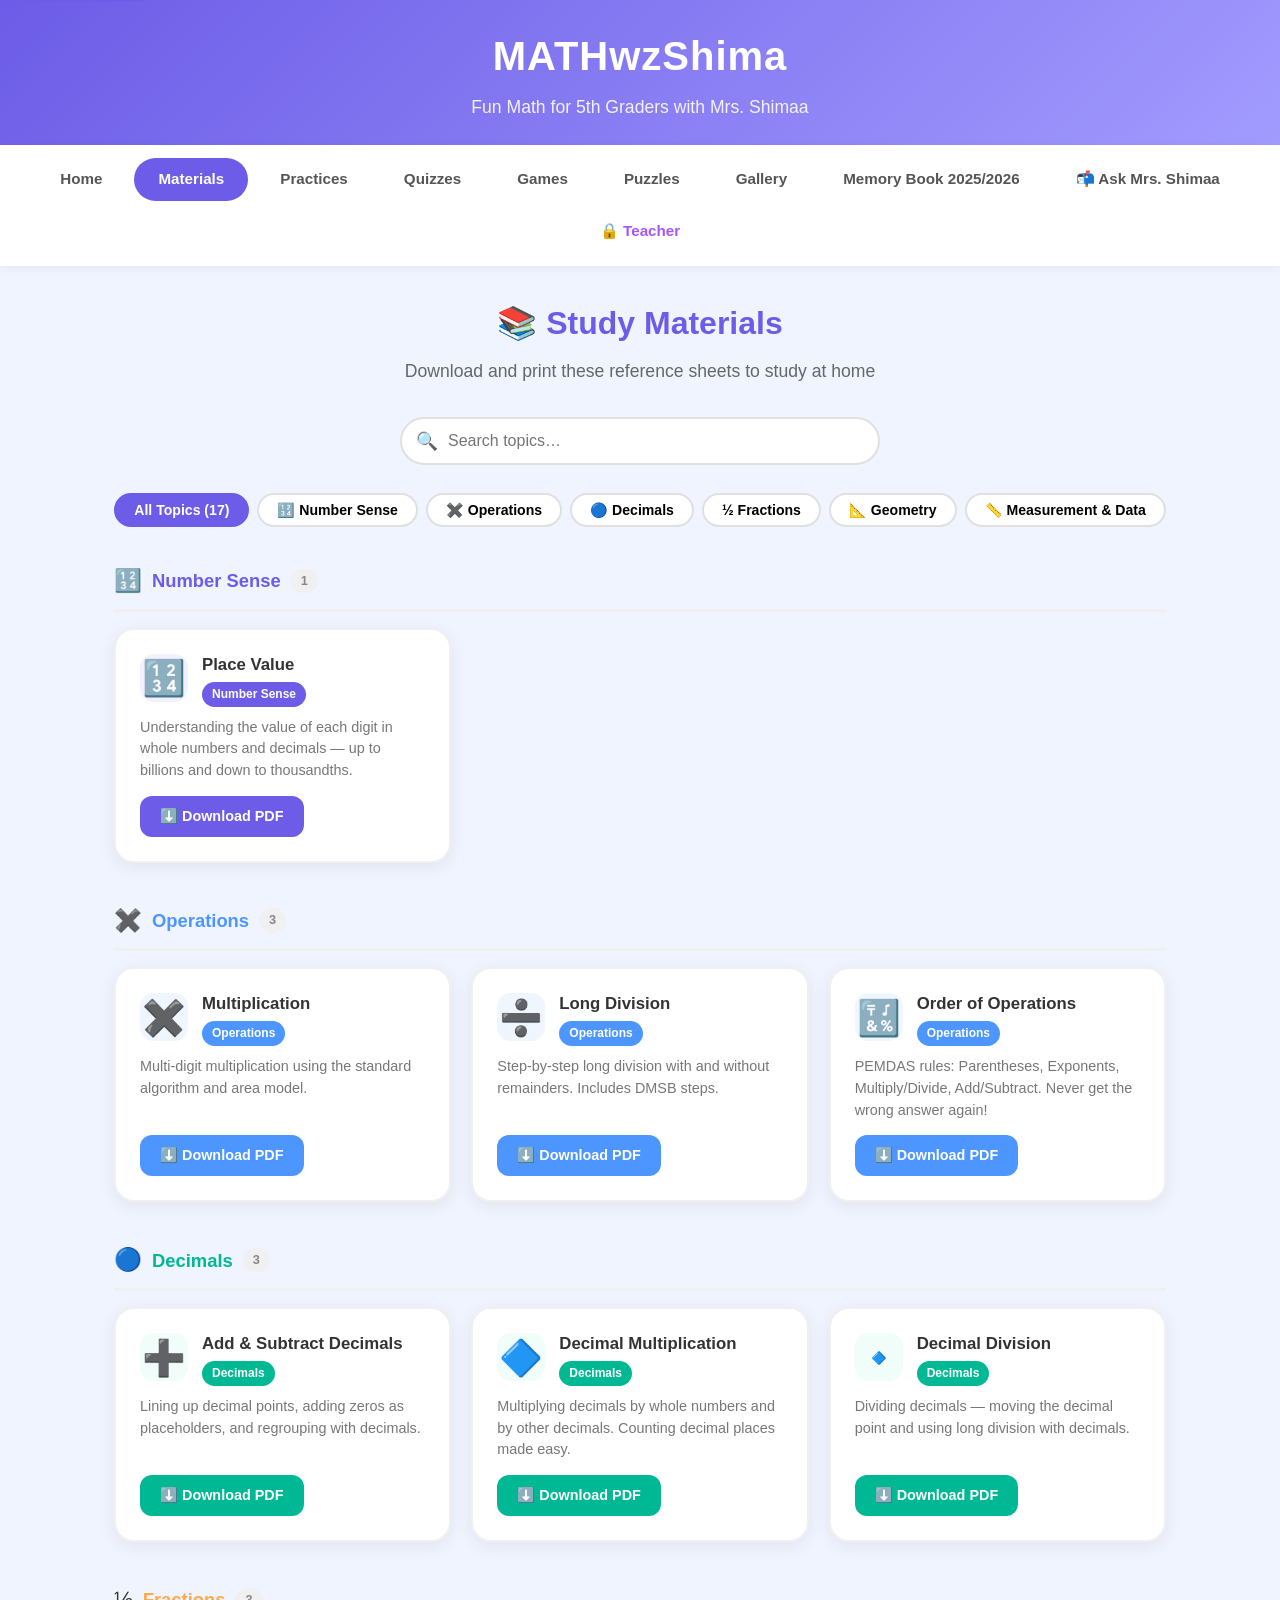
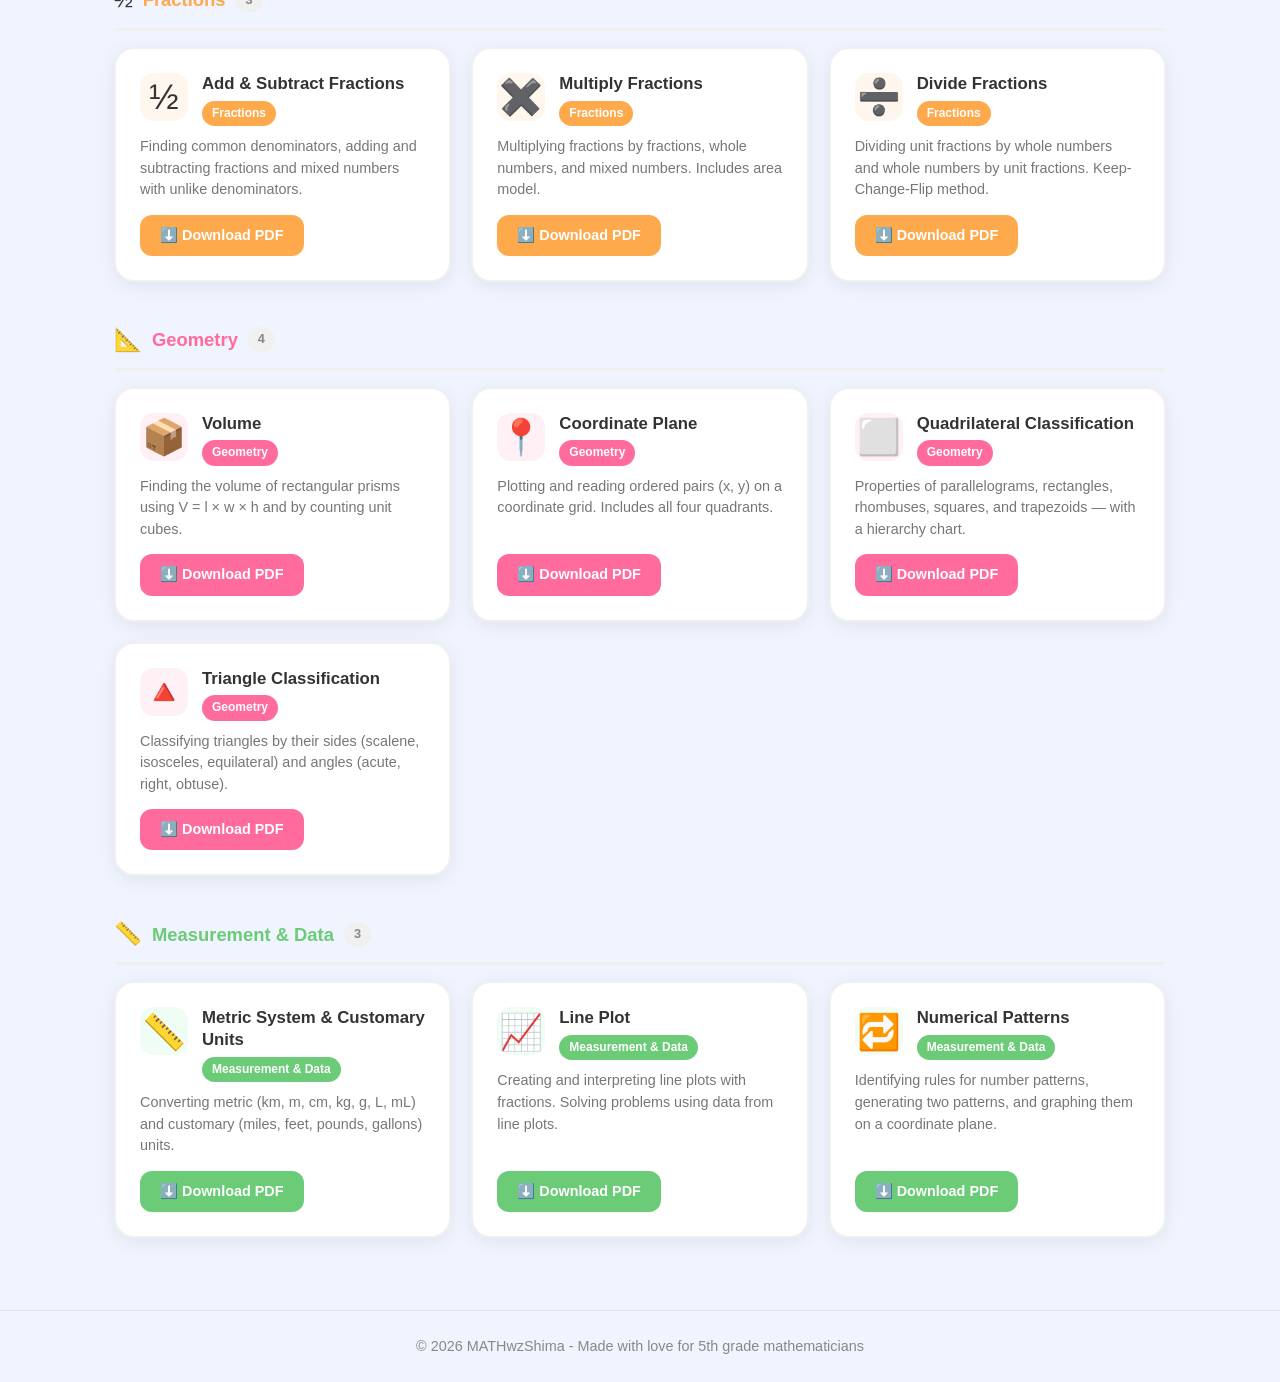
<file: materials.html>
<!DOCTYPE html>
<html lang="en">
<head>
  <meta charset="UTF-8">
  <!-- Google Analytics -->
  <script async src="https://www.googletagmanager.com/gtag/js?id=G-H8X3QV5TR0"></script>
  <script>
    window.dataLayer = window.dataLayer || [];
    function gtag(){dataLayer.push(arguments);}
    gtag('js', new Date());
    gtag('config', 'G-H8X3QV5TR0');
  </script>
  <meta name="viewport" content="width=device-width, initial-scale=1.0">
  <meta name="description" content="Download study materials, worksheets, and cheat sheets for 5th grade math at MATHwzShima.">
  <meta name="theme-color" content="#6c5ce7">
  <link rel="icon" href="data:image/svg+xml,<svg xmlns='http://www.w3.org/2000/svg' viewBox='0 0 100 100'><text y='.9em' font-size='90'>&#128466;</text></svg>">
  <title>Materials - MATHwzShima</title>
  <link rel="stylesheet" href="css/style.css">
  <style>
    /* ── Search bar ── */
    .search-wrap {
      max-width: 480px;
      margin: 0 auto 28px;
      position: relative;
    }
    .search-wrap input {
      width: 100%;
      padding: 13px 20px 13px 46px;
      border: 2px solid #e0e0e0;
      border-radius: 50px;
      font-size: 1em;
      font-family: inherit;
      outline: none;
      background: #fff;
      transition: border-color .2s, box-shadow .2s;
    }
    .search-wrap input:focus {
      border-color: #6c5ce7;
      box-shadow: 0 0 0 3px rgba(108,92,231,.12);
    }
    .search-wrap .s-icon {
      position: absolute;
      left: 16px; top: 50%;
      transform: translateY(-50%);
      font-size: 1.1em;
      pointer-events: none;
    }

    /* ── Category filter pills ── */
    .cat-filters {
      display: flex;
      flex-wrap: wrap;
      gap: 8px;
      justify-content: center;
      margin-bottom: 36px;
    }
    .cat-pill {
      padding: 7px 18px;
      border-radius: 50px;
      border: 2px solid #e0e0e0;
      background: #fff;
      font-size: .88em;
      font-weight: 700;
      cursor: pointer;
      transition: all .18s;
      font-family: inherit;
    }
    .cat-pill:hover { border-color: #6c5ce7; color: #6c5ce7; }
    .cat-pill.active { background: #6c5ce7; color: #fff; border-color: #6c5ce7; }
    .cat-pill[data-cat="Operations"].active    { background: #4d96ff; border-color: #4d96ff; }
    .cat-pill[data-cat="Decimals"].active      { background: #00b894; border-color: #00b894; }
    .cat-pill[data-cat="Fractions"].active     { background: #ffa94d; border-color: #ffa94d; color:#fff; }
    .cat-pill[data-cat="Geometry"].active      { background: #ff6b9d; border-color: #ff6b9d; }
    .cat-pill[data-cat="Measurement & Data"].active { background: #6bcb77; border-color: #6bcb77; }

    /* ── Cards grid ── */
    .materials-grid {
      display: grid;
      grid-template-columns: repeat(auto-fill, minmax(280px, 1fr));
      gap: 20px;
      margin-bottom: 40px;
    }
    .mat-card {
      background: #fff;
      border-radius: 20px;
      padding: 24px;
      box-shadow: 0 4px 18px rgba(0,0,0,.07);
      border: 2px solid #f0f0f0;
      display: flex;
      flex-direction: column;
      gap: 10px;
      transition: transform .2s, box-shadow .2s, border-color .2s;
    }
    .mat-card:hover {
      transform: translateY(-3px);
      box-shadow: 0 8px 28px rgba(0,0,0,.11);
      border-color: var(--cat-color, #6c5ce7);
    }
    .mat-card-top {
      display: flex;
      align-items: flex-start;
      gap: 14px;
    }
    .mat-emoji {
      font-size: 2.2em;
      line-height: 1;
      flex-shrink: 0;
      width: 48px; height: 48px;
      background: var(--cat-bg, #f3f0ff);
      border-radius: 14px;
      display: flex; align-items: center; justify-content: center;
    }
    .mat-info { flex: 1; min-width: 0; }
    .mat-title {
      font-weight: 800;
      font-size: 1.05em;
      color: #333;
      line-height: 1.3;
      margin-bottom: 4px;
    }
    .mat-cat-badge {
      display: inline-block;
      font-size: .75em;
      font-weight: 700;
      padding: 3px 10px;
      border-radius: 20px;
      color: #fff;
      background: var(--cat-color, #6c5ce7);
    }
    .mat-desc {
      font-size: .9em;
      color: #777;
      line-height: 1.5;
    }
    .mat-actions {
      margin-top: auto;
      padding-top: 4px;
    }
    .download-btn {
      display: inline-flex;
      align-items: center;
      gap: 6px;
      padding: 9px 20px;
      border-radius: 12px;
      background: var(--cat-color, #6c5ce7);
      color: #fff;
      font-weight: 700;
      font-size: .9em;
      text-decoration: none;
      transition: opacity .18s, transform .18s;
    }
    .download-btn:hover { opacity: .88; transform: translateY(-1px); }

    /* ── No-results state ── */
    .no-results {
      text-align: center;
      padding: 60px 20px;
      color: #bbb;
      display: none;
    }
    .no-results .big { font-size: 3.5em; margin-bottom: 12px; }
    .no-results h3 { color: #ccc; font-size: 1.2em; }

    /* ── Category section headers ── */
    .cat-section-header {
      display: flex;
      align-items: center;
      gap: 10px;
      margin: 36px 0 16px;
      padding-bottom: 10px;
      border-bottom: 3px solid #f0f0f0;
    }
    .cat-section-header h3 {
      font-size: 1.15em;
      font-weight: 800;
      color: #333;
    }
    .cat-section-header .count {
      font-size: .8em;
      background: #f0f0f0;
      color: #888;
      padding: 2px 10px;
      border-radius: 20px;
      font-weight: 700;
    }

    @media (max-width: 600px) {
      .materials-grid { grid-template-columns: 1fr; }
      .cat-filters { gap: 6px; }
    }
  </style>
</head>
<body>
  <a href="#main-content" class="skip-link">Skip to content</a>
  <header>
    <h1>MATHwzShima</h1>
    <p>Fun Math for 5th Graders with Mrs. Shimaa</p>
  </header>

  <nav>
    <ul>
      <li><a href="index.html">Home</a></li>
      <li><a href="materials.html" class="active">Materials</a></li>
      <li><a href="practices.html">Practices</a></li>
      <li><a href="quizzes.html">Quizzes</a></li>
      <li><a href="games.html">Games</a></li>
      <li><a href="puzzles.html">Puzzles</a></li>
      <li><a href="gallery.html">Gallery</a></li>
      <li><a href="memory-book.html">Memory Book 2025/2026</a></li>
      <li><a href="ask.html">&#128236; Ask Mrs. Shimaa</a></li>
      <li><a href="teacher.html" class="teacher-link">&#128274; Teacher</a></li>
    </ul>
  </nav>

  <main id="main-content">
    <div class="page-header">
      <h2>&#128218; Study Materials</h2>
      <p>Download and print these reference sheets to study at home</p>
    </div>

    <!-- Search -->
    <div class="search-wrap">
      <span class="s-icon">🔍</span>
      <input type="text" id="searchInput" placeholder="Search topics…" oninput="filterCards()">
    </div>

    <!-- Category filter pills -->
    <div class="cat-filters" id="catFilters">
      <button class="cat-pill active" data-cat="All" onclick="setCat('All')">All Topics (17)</button>
      <button class="cat-pill" data-cat="Number Sense"       onclick="setCat('Number Sense')">🔢 Number Sense</button>
      <button class="cat-pill" data-cat="Operations"         onclick="setCat('Operations')">✖️ Operations</button>
      <button class="cat-pill" data-cat="Decimals"           onclick="setCat('Decimals')">🔵 Decimals</button>
      <button class="cat-pill" data-cat="Fractions"          onclick="setCat('Fractions')">½ Fractions</button>
      <button class="cat-pill" data-cat="Geometry"           onclick="setCat('Geometry')">📐 Geometry</button>
      <button class="cat-pill" data-cat="Measurement & Data" onclick="setCat('Measurement & Data')">📏 Measurement &amp; Data</button>
    </div>

    <!-- Cards container -->
    <div id="cardsContainer"></div>
    <div class="no-results" id="noResults">
      <div class="big">🔍</div>
      <h3>No topics found</h3>
      <p>Try a different search term</p>
    </div>

  </main>

  <footer>
    &copy; 2026 MATHwzShima - Made with love for 5th grade mathematicians
  </footer>

  <script>
    // ── Category meta ─────────────────────────────────────────────────────────
    const catMeta = {
      'Number Sense':       { color: '#6c5ce7', bg: '#f3f0ff', emoji: '🔢' },
      'Operations':         { color: '#4d96ff', bg: '#eff6ff', emoji: '✖️'  },
      'Decimals':           { color: '#00b894', bg: '#f0fdf9', emoji: '🔵' },
      'Fractions':          { color: '#ffa94d', bg: '#fff7ed', emoji: '½'  },
      'Geometry':           { color: '#ff6b9d', bg: '#fff0f5', emoji: '📐' },
      'Measurement & Data': { color: '#6bcb77', bg: '#f0fdf4', emoji: '📏' },
    };

    // ── All 17 topics ─────────────────────────────────────────────────────────
    const materials = [
      // Number Sense
      {
        title: 'Place Value',
        cat: 'Number Sense',
        emoji: '🔢',
        desc: 'Understanding the value of each digit in whole numbers and decimals — up to billions and down to thousandths.',
        file: 'place_value.pdf'
      },
      // Operations
      {
        title: 'Multiplication',
        cat: 'Operations',
        emoji: '✖️',
        desc: 'Multi-digit multiplication using the standard algorithm and area model.',
        file: 'multiplication.pdf'
      },
      {
        title: 'Long Division',
        cat: 'Operations',
        emoji: '➗',
        desc: 'Step-by-step long division with and without remainders. Includes DMSB steps.',
        file: 'long_division.pdf'
      },
      {
        title: 'Order of Operations',
        cat: 'Operations',
        emoji: '🔣',
        desc: 'PEMDAS rules: Parentheses, Exponents, Multiply/Divide, Add/Subtract. Never get the wrong answer again!',
        file: 'order_of_operations.pdf'
      },
      // Decimals
      {
        title: 'Add & Subtract Decimals',
        cat: 'Decimals',
        emoji: '➕',
        desc: 'Lining up decimal points, adding zeros as placeholders, and regrouping with decimals.',
        file: 'add_subtract_decimals.pdf'
      },
      {
        title: 'Decimal Multiplication',
        cat: 'Decimals',
        emoji: '🔷',
        desc: 'Multiplying decimals by whole numbers and by other decimals. Counting decimal places made easy.',
        file: 'decimal_multiplication.pdf'
      },
      {
        title: 'Decimal Division',
        cat: 'Decimals',
        emoji: '🔹',
        desc: 'Dividing decimals — moving the decimal point and using long division with decimals.',
        file: 'decimal_division.pdf'
      },
      // Fractions
      {
        title: 'Add & Subtract Fractions',
        cat: 'Fractions',
        emoji: '½',
        desc: 'Finding common denominators, adding and subtracting fractions and mixed numbers with unlike denominators.',
        file: 'add_subtract_fractions.pdf'
      },
      {
        title: 'Multiply Fractions',
        cat: 'Fractions',
        emoji: '✖️',
        desc: 'Multiplying fractions by fractions, whole numbers, and mixed numbers. Includes area model.',
        file: 'multiply_fractions.pdf'
      },
      {
        title: 'Divide Fractions',
        cat: 'Fractions',
        emoji: '➗',
        desc: 'Dividing unit fractions by whole numbers and whole numbers by unit fractions. Keep-Change-Flip method.',
        file: 'divide_fractions.pdf'
      },
      // Geometry
      {
        title: 'Volume',
        cat: 'Geometry',
        emoji: '📦',
        desc: 'Finding the volume of rectangular prisms using V = l × w × h and by counting unit cubes.',
        file: 'volume.pdf'
      },
      {
        title: 'Coordinate Plane',
        cat: 'Geometry',
        emoji: '📍',
        desc: 'Plotting and reading ordered pairs (x, y) on a coordinate grid. Includes all four quadrants.',
        file: 'coordinate_plane.pdf'
      },
      {
        title: 'Quadrilateral Classification',
        cat: 'Geometry',
        emoji: '⬜',
        desc: 'Properties of parallelograms, rectangles, rhombuses, squares, and trapezoids — with a hierarchy chart.',
        file: 'quadrilaterals.pdf'
      },
      {
        title: 'Triangle Classification',
        cat: 'Geometry',
        emoji: '🔺',
        desc: 'Classifying triangles by their sides (scalene, isosceles, equilateral) and angles (acute, right, obtuse).',
        file: 'triangles.pdf'
      },
      // Measurement & Data
      {
        title: 'Metric System & Customary Units',
        cat: 'Measurement & Data',
        emoji: '📏',
        desc: 'Converting metric (km, m, cm, kg, g, L, mL) and customary (miles, feet, pounds, gallons) units.',
        file: 'measurement_units.pdf'
      },
      {
        title: 'Line Plot',
        cat: 'Measurement & Data',
        emoji: '📈',
        desc: 'Creating and interpreting line plots with fractions. Solving problems using data from line plots.',
        file: 'line_plot.pdf'
      },
      {
        title: 'Numerical Patterns',
        cat: 'Measurement & Data',
        emoji: '🔁',
        desc: 'Identifying rules for number patterns, generating two patterns, and graphing them on a coordinate plane.',
        file: 'numerical_patterns.pdf'
      },
    ];

    // ── State ─────────────────────────────────────────────────────────────────
    let activeCat  = 'All';
    let searchTerm = '';

    // ── Render ────────────────────────────────────────────────────────────────
    function render() {
      const container = document.getElementById('cardsContainer');
      const noResults = document.getElementById('noResults');
      container.innerHTML = '';

      const filtered = materials.filter(m => {
        const matchCat    = activeCat === 'All' || m.cat === activeCat;
        const matchSearch = !searchTerm ||
          m.title.toLowerCase().includes(searchTerm) ||
          m.desc.toLowerCase().includes(searchTerm)  ||
          m.cat.toLowerCase().includes(searchTerm);
        return matchCat && matchSearch;
      });

      if (filtered.length === 0) {
        noResults.style.display = 'block';
        return;
      }
      noResults.style.display = 'none';

      // Group by category (preserving category order)
      const catOrder = ['Number Sense','Operations','Decimals','Fractions','Geometry','Measurement & Data'];
      const grouped  = {};
      catOrder.forEach(c => { grouped[c] = []; });
      filtered.forEach(m => { if (grouped[m.cat]) grouped[m.cat].push(m); });

      const showHeaders = activeCat === 'All' && !searchTerm;

      catOrder.forEach(cat => {
        const items = grouped[cat];
        if (!items || items.length === 0) return;
        const meta = catMeta[cat] || {};

        if (showHeaders) {
          const hdr = document.createElement('div');
          hdr.className = 'cat-section-header';
          hdr.innerHTML = `<span style="font-size:1.4em">${meta.emoji || ''}</span><h3 style="color:${meta.color}">${cat}</h3><span class="count">${items.length}</span>`;
          container.appendChild(hdr);
        }

        const grid = document.createElement('div');
        grid.className = 'materials-grid';

        items.forEach(m => {
          const color = catMeta[m.cat]?.color || '#6c5ce7';
          const bg    = catMeta[m.cat]?.bg    || '#f3f0ff';
          const card  = document.createElement('div');
          card.className = 'mat-card';
          card.style.setProperty('--cat-color', color);
          card.style.setProperty('--cat-bg', bg);
          card.innerHTML = `
            <div class="mat-card-top">
              <div class="mat-emoji">${m.emoji}</div>
              <div class="mat-info">
                <div class="mat-title">${m.title}</div>
                <span class="mat-cat-badge">${m.cat}</span>
              </div>
            </div>
            <div class="mat-desc">${m.desc}</div>
            <div class="mat-actions">
              <a href="assets/${m.file}" class="download-btn" download>
                ⬇️ Download PDF
              </a>
            </div>
          `;
          grid.appendChild(card);
        });

        container.appendChild(grid);
      });
    }

    function setCat(cat) {
      activeCat = cat;
      document.querySelectorAll('.cat-pill').forEach(p => {
        p.classList.toggle('active', p.dataset.cat === cat);
      });
      render();
    }

    function filterCards() {
      searchTerm = document.getElementById('searchInput').value.toLowerCase().trim();
      render();
    }

    // Initial render
    render();
  </script>
  <script src="js/main.js"></script>
</body>
</html>
</file>
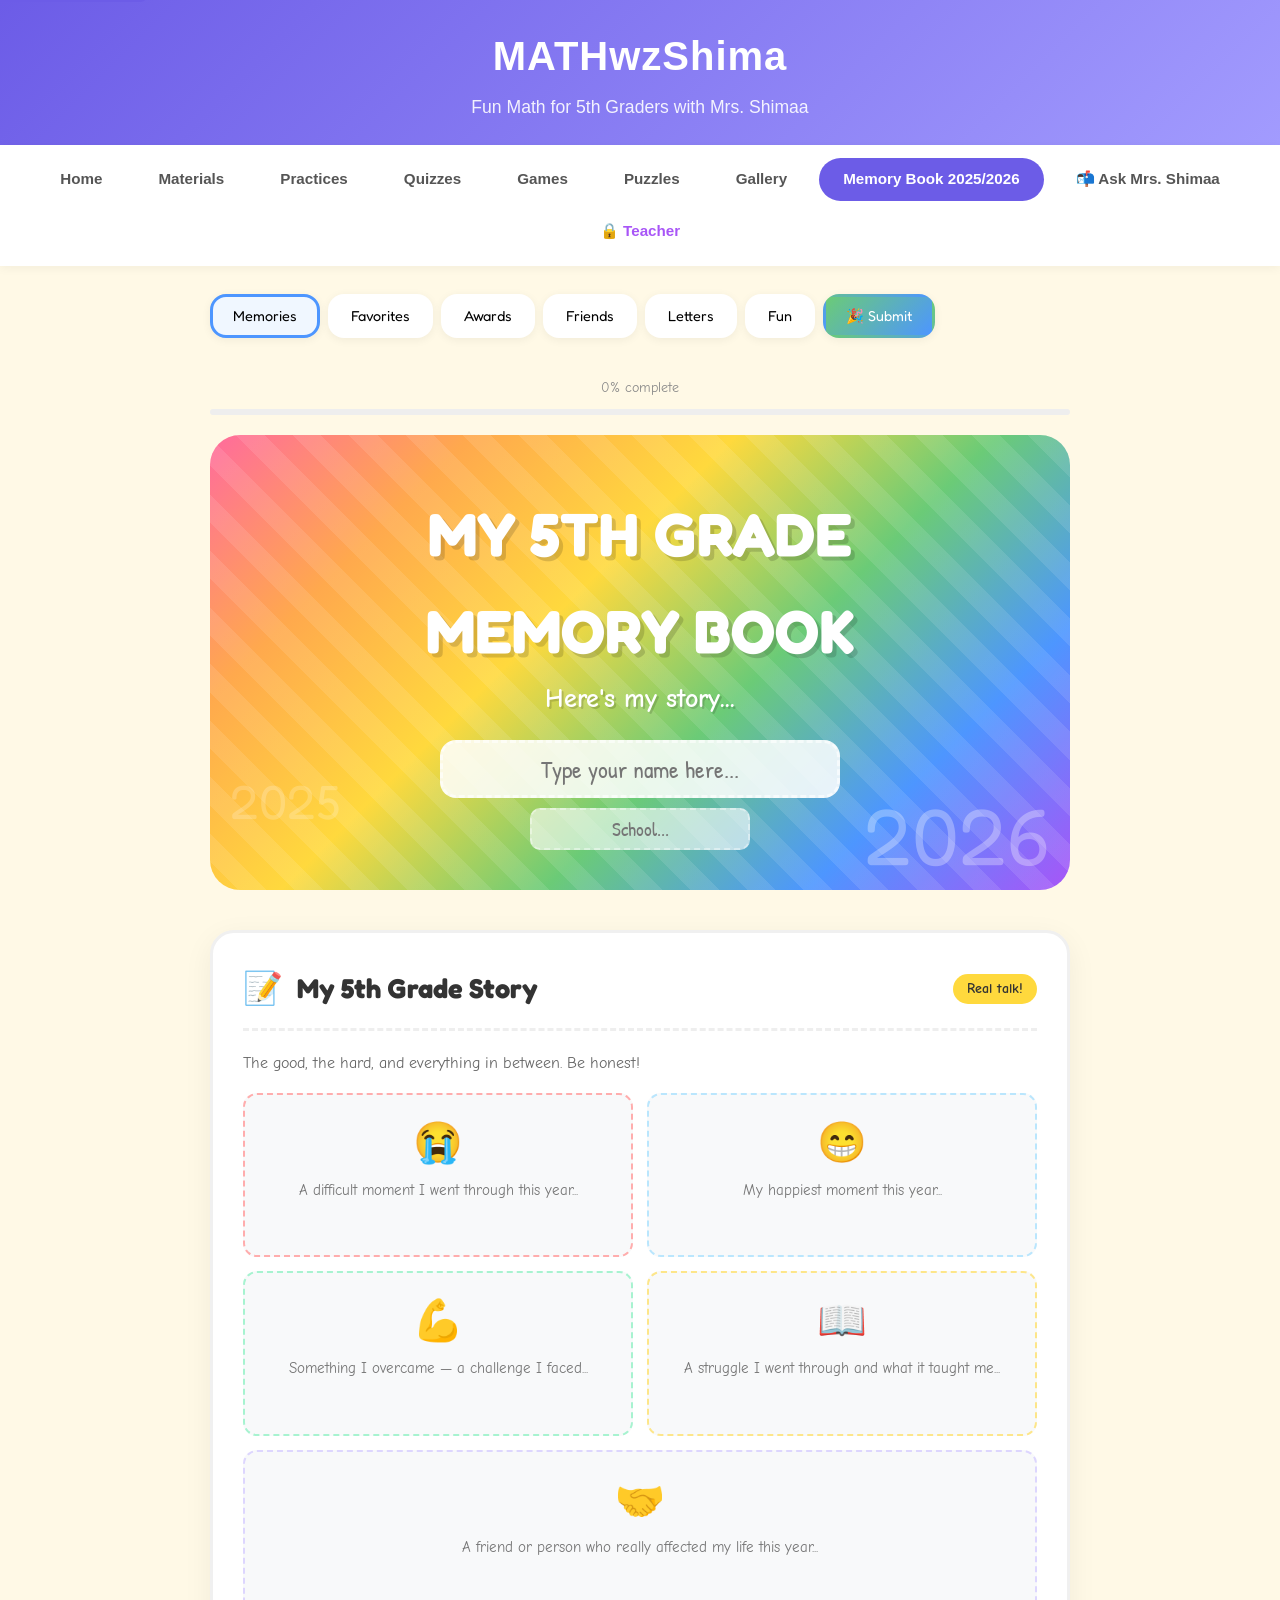
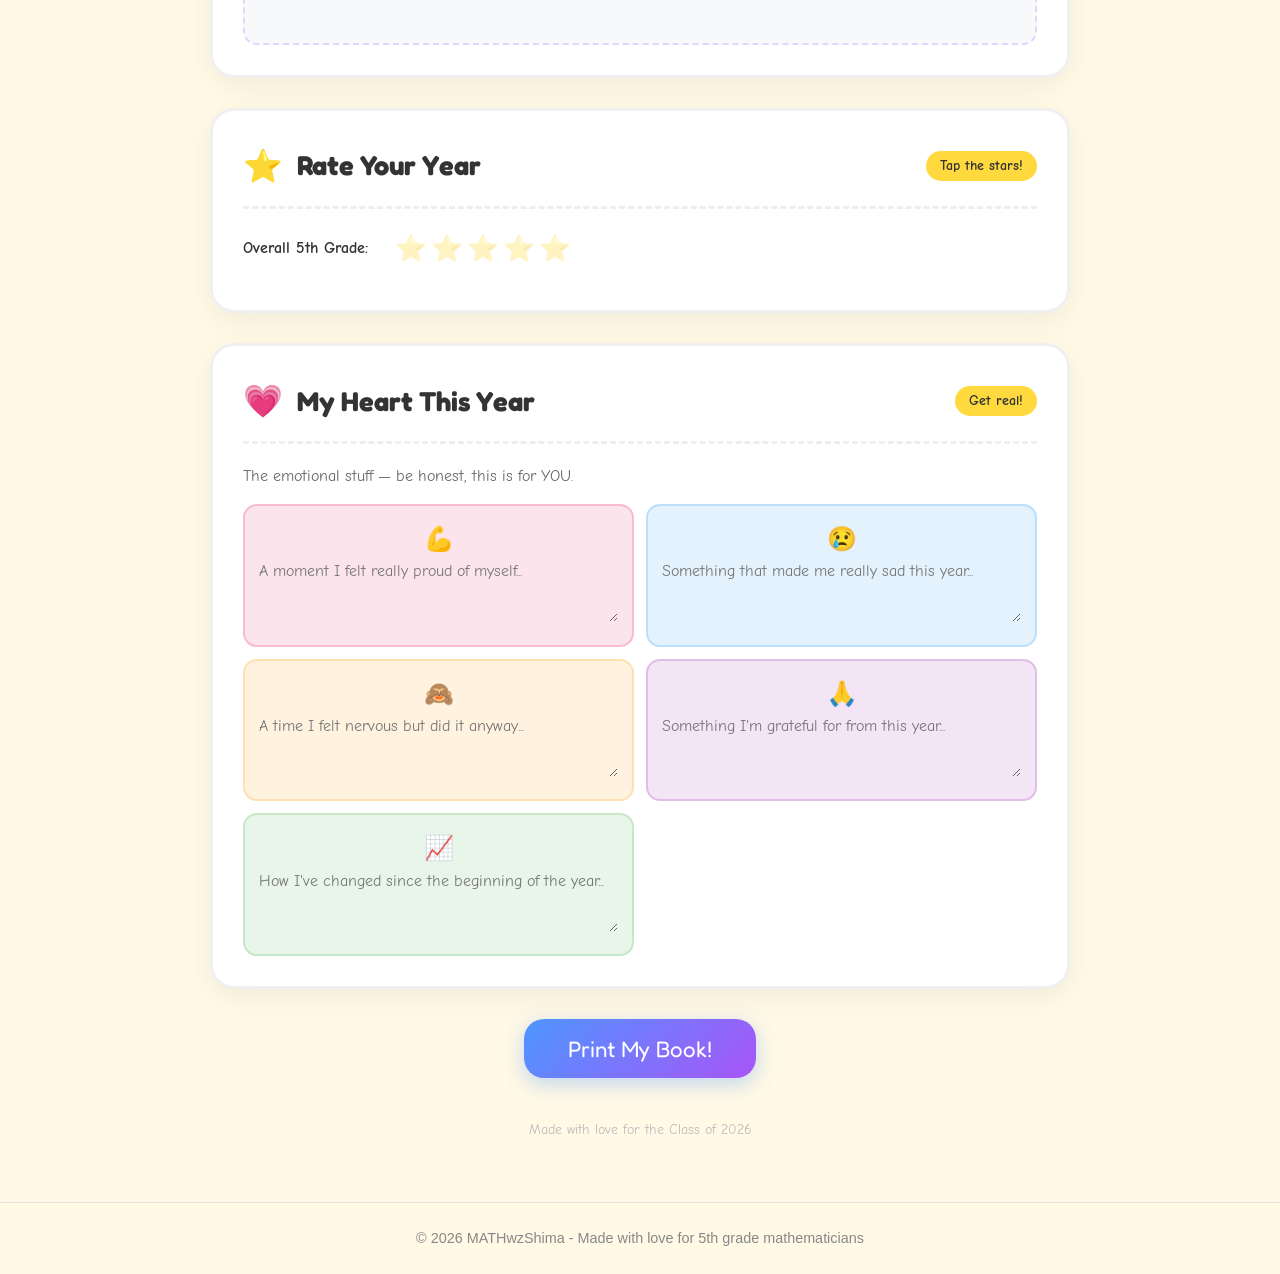
<file: memory-book.html>
<!DOCTYPE html>
<html lang="en">
<head>
  <meta charset="UTF-8">
  <!-- Google Analytics -->
  <script async src="https://www.googletagmanager.com/gtag/js?id=G-H8X3QV5TR0"></script>
  <script>
    window.dataLayer = window.dataLayer || [];
    function gtag(){dataLayer.push(arguments);}
    gtag('js', new Date());
    gtag('config', 'G-H8X3QV5TR0');
  </script>
  <meta name="viewport" content="width=device-width, initial-scale=1.0">
  <meta name="description" content="Fill in your 5th grade memory book online with Mrs. Shimaa. Memories, favorites, awards, and fun activities.">
  <meta name="theme-color" content="#6c5ce7">
  <link rel="icon" href="data:image/svg+xml,<svg xmlns='http://www.w3.org/2000/svg' viewBox='0 0 100 100'><text y='.9em' font-size='90'>&#128466;</text></svg>">
  <title>Memory Book 2025/2026 - MATHwzShima</title>
  <link rel="stylesheet" href="css/style.css">
  <style>
    @import url('https://fonts.googleapis.com/css2?family=Fredoka+One&family=Comic+Neue:wght@400;700&family=Patrick+Hand&display=swap');

    .memory-book-page { background: #fff9e6; }

    .mb-container {
      max-width: 900px;
      margin: 0 auto;
      padding: 20px;
      font-family: 'Comic Neue', cursive;
      color: #333;
    }

    .mb-container .cover {
      text-align: center;
      padding: 50px 30px 40px;
      background: linear-gradient(135deg, #ff6b9d, #ffa94d, #ffd93d, #6bcb77, #4d96ff, #a855f7);
      border-radius: 30px;
      margin-bottom: 40px;
      position: relative;
      overflow: hidden;
    }
    .mb-container .cover::before {
      content: '';
      position: absolute;
      inset: 0;
      background: repeating-linear-gradient(45deg, transparent, transparent 20px, rgba(255,255,255,0.1) 20px, rgba(255,255,255,0.1) 40px);
      pointer-events: none;
    }
    .mb-container .cover h1 {
      font-family: 'Fredoka One', cursive;
      font-size: 3.8em;
      color: #fff;
      text-shadow: 4px 4px 0 rgba(0,0,0,0.15);
      position: relative;
      z-index: 1;
    }
    .mb-container .cover .subtitle {
      font-size: 1.6em;
      color: #fff;
      font-weight: 700;
      text-shadow: 2px 2px 0 rgba(0,0,0,0.15);
      position: relative;
      z-index: 1;
    }
    .mb-container .cover .year {
      font-family: 'Fredoka One', cursive;
      font-size: 5em;
      color: rgba(255,255,255,0.3);
      position: absolute;
      bottom: -10px;
      right: 20px;
      z-index: 0;
    }
    .mb-container .cover .year-sub {
      font-family: 'Fredoka One', cursive;
      font-size: 3em;
      color: rgba(255,255,255,0.2);
      position: absolute;
      bottom: 50px;
      left: 20px;
      z-index: 0;
    }
    .mb-container .cover-input {
      position: relative;
      z-index: 1;
      margin-top: 20px;
    }
    .mb-container .cover-input input {
      font-family: 'Patrick Hand', cursive;
      font-size: 1.5em;
      padding: 10px 24px;
      border: 3px dashed rgba(255,255,255,0.6);
      border-radius: 16px;
      background: rgba(255,255,255,0.85);
      text-align: center;
      width: 80%;
      max-width: 400px;
      outline: none;
    }
    .mb-container .cover-input input:focus {
      border-color: #fff;
      box-shadow: 0 0 20px rgba(255,255,255,0.3);
    }

    .mb-container .section {
      background: #fff;
      border-radius: 24px;
      padding: 30px;
      margin-bottom: 30px;
      box-shadow: 0 8px 30px rgba(0,0,0,0.06);
      page-break-inside: avoid;
      border: 3px solid #f0f0f0;
    }
    .mb-container .section:hover { border-color: #e0e0e0; }
    .mb-container .section-header {
      display: flex;
      align-items: center;
      gap: 14px;
      margin-bottom: 20px;
      padding-bottom: 14px;
      border-bottom: 3px dashed #eee;
    }
    .mb-container .section-header .icon { font-size: 2em; }
    .mb-container .section-header h2 {
      font-family: 'Fredoka One', cursive;
      font-size: 1.7em;
      color: #333;
    }
    .mb-container .section-header .badge {
      margin-left: auto;
      background: #ffd93d;
      padding: 4px 14px;
      border-radius: 20px;
      font-weight: 700;
      font-size: 0.85em;
    }

    .mb-container .prompt { margin-bottom: 16px; }
    .mb-container .prompt label {
      display: block;
      font-weight: 700;
      font-size: 1.1em;
      margin-bottom: 4px;
      color: #555;
    }
    .mb-container .prompt input, .mb-container .prompt textarea {
      font-family: 'Comic Neue', cursive;
      width: 100%;
      padding: 10px 14px;
      border: 2px solid #e0e0e0;
      border-radius: 12px;
      font-size: 1em;
      outline: none;
      background: #fafafa;
    }
    .mb-container .prompt input:focus, .mb-container .prompt textarea:focus {
      border-color: #4d96ff;
      background: #fff;
    }
    .mb-container .prompt textarea { min-height: 70px; resize: vertical; line-height: 1.5; }
    .mb-container .prompt-row { display: grid; grid-template-columns: 1fr 1fr; gap: 16px; }

    .mb-container .favorites-grid {
      display: grid;
      grid-template-columns: repeat(auto-fill, minmax(180px, 1fr));
      gap: 12px;
    }
    .mb-container .fav-item {
      background: linear-gradient(135deg, #fef3c7, #fde68a);
      border-radius: 14px;
      padding: 14px;
      text-align: center;
    }
    .mb-container .fav-item:nth-child(2n) { background: linear-gradient(135deg, #e0f2fe, #bae6fd); }
    .mb-container .fav-item:nth-child(3n) { background: linear-gradient(135deg, #fce7f3, #f9a8d4); }
    .mb-container .fav-item .fav-label { font-weight: 700; font-size: 0.95em; margin-bottom: 4px; }
    .mb-container .fav-item input {
      font-family: 'Comic Neue', cursive;
      width: 100%;
      text-align: center;
      border: none;
      background: rgba(255,255,255,0.6);
      border-radius: 8px;
      padding: 6px 8px;
      font-size: 0.95em;
      outline: none;
    }
    .mb-container .fav-item input:focus { background: rgba(255,255,255,0.9); }

    .mb-container .top10-list { list-style: none; counter-reset: top10; }
    .mb-container .top10-list li {
      counter-increment: top10;
      display: flex;
      align-items: center;
      gap: 12px;
      margin-bottom: 10px;
    }
    .mb-container .top10-list li::before {
      content: counter(top10);
      font-family: 'Fredoka One', cursive;
      background: #ffd93d;
      width: 36px;
      height: 36px;
      border-radius: 8px;
      display: flex;
      align-items: center;
      justify-content: center;
      flex-shrink: 0;
      font-size: 1.1em;
    }
    .mb-container .top10-list li:nth-child(1)::before { background: #ffd700; }
    .mb-container .top10-list li:nth-child(2)::before { background: #c0c0c0; }
    .mb-container .top10-list li:nth-child(3)::before { background: #cd7f32; }
    .mb-container .top10-list li input {
      font-family: 'Comic Neue', cursive;
      flex: 1;
      padding: 9px 14px;
      border: 2px solid #e0e0e0;
      border-radius: 10px;
      font-size: 0.98em;
      outline: none;
    }
    .mb-container .top10-list li input:focus { border-color: #4d96ff; }

    .mb-container .super-grid {
      display: grid;
      grid-template-columns: repeat(auto-fill, minmax(200px, 1fr));
      gap: 12px;
    }
    .mb-container .super-card {
      background: linear-gradient(135deg, #ede9fe, #ddd6fe);
      border-radius: 14px;
      padding: 14px;
      text-align: center;
      border: 2px solid #c4b5fd;
    }
    .mb-container .super-card:nth-child(2n) { background: linear-gradient(135deg, #dbeafe, #bfdbfe); border-color: #93c5fd; }
    .mb-container .super-card:nth-child(3n) { background: linear-gradient(135deg, #d1fae5, #a7f3d0); border-color: #6ee7b7; }
    .mb-container .super-card .super-title { font-weight: 700; font-size: 1em; margin-bottom: 6px; }
    .mb-container .super-card input {
      font-family: 'Comic Neue', cursive;
      width: 100%;
      text-align: center;
      border: none;
      background: rgba(255,255,255,0.7);
      border-radius: 8px;
      padding: 6px 8px;
      font-size: 0.95em;
      outline: none;
    }

    .mb-container .friend-grid {
      display: grid;
      grid-template-columns: repeat(auto-fill, minmax(140px, 1fr));
      gap: 12px;
    }
    .mb-container .friend-card {
      background: #fff;
      border: 2px dashed #4d96ff;
      border-radius: 16px;
      padding: 14px;
      text-align: center;
      min-height: 120px;
      display: flex;
      flex-direction: column;
      align-items: center;
      justify-content: center;
      gap: 6px;
    }
    .mb-container .friend-card .friend-emoji { font-size: 2.5em; }
    .mb-container .friend-card input {
      font-family: 'Patrick Hand', cursive;
      width: 100%;
      text-align: center;
      border: none;
      border-bottom: 2px dotted #ccc;
      background: transparent;
      font-size: 1em;
      outline: none;
      padding: 2px;
    }
    .mb-container .friend-card .friend-memory { font-size: 0.8em; color: #888; }

    .mb-container .letter-page {
      background: linear-gradient(180deg, #fff 0%, #fefce8 100%);
      border: 3px solid #fde68a;
      border-radius: 20px;
      padding: 30px;
    }
    .mb-container .letter-page .letter-greeting {
      font-family: 'Patrick Hand', cursive;
      font-size: 1.3em;
      margin-bottom: 10px;
    }
    .mb-container .letter-page textarea {
      font-family: 'Patrick Hand', cursive;
      width: 100%;
      min-height: 250px;
      border: none;
      background: rgba(255,255,255,0.5);
      border-radius: 12px;
      padding: 16px;
      font-size: 1.2em;
      line-height: 1.8;
      outline: none;
      resize: vertical;
    }
    .mb-container .letter-page textarea:focus { background: rgba(255,255,255,0.8); }

    .mb-container .choice-grid {
      display: grid;
      grid-template-columns: 1fr auto 1fr;
      gap: 10px;
      align-items: center;
      margin-bottom: 10px;
    }
    .mb-container .choice-grid .choice-left, .mb-container .choice-grid .choice-right {
      background: #f0f4ff;
      border-radius: 12px;
      padding: 12px 16px;
      text-align: center;
      font-weight: 700;
      font-size: 1em;
      cursor: pointer;
      border: 2px solid transparent;
      user-select: none;
    }
    .mb-container .choice-grid .choice-left:hover, .mb-container .choice-grid .choice-right:hover { border-color: #4d96ff; }
    .mb-container .choice-grid .choice-left.picked { background: #4d96ff; color: #fff; border-color: #4d96ff; }
    .mb-container .choice-grid .choice-right.picked { background: #ff6b9d; color: #fff; border-color: #ff6b9d; }
    .mb-container .choice-grid .vs {
      font-family: 'Fredoka One', cursive;
      font-size: 1.3em;
      color: #ffa94d;
    }
    .mb-container .choice-grid .chosen-count { font-size: 0.75em; color: #999; margin-top: 2px; }

    .mb-container .word-grid {
      display: grid;
      grid-template-columns: repeat(10, 36px);
      gap: 3px;
      justify-content: center;
      margin: 15px 0;
    }
    .mb-container .word-cell {
      width: 36px;
      height: 36px;
      border: 1px solid #ddd;
      display: flex;
      align-items: center;
      justify-content: center;
      font-weight: 700;
      font-size: 0.9em;
      background: #fff;
      cursor: pointer;
      user-select: none;
      border-radius: 4px;
    }
    .mb-container .word-cell.found { background: #ffd93d; border-color: #f59e0b; }
    .mb-container .word-cell.highlight { background: #6bcb77; color: #fff; }
    .mb-container .word-list {
      display: flex;
      flex-wrap: wrap;
      gap: 8px 16px;
      justify-content: center;
      margin: 10px 0;
    }
    .mb-container .word-list span {
      font-weight: 700;
      padding: 4px 12px;
      border-radius: 8px;
      background: #f0f0f0;
    }
    .mb-container .word-list span.found-word { background: #6bcb77; color: #fff; text-decoration: line-through; }

    .mb-container .sig-area {
      display: grid;
      grid-template-columns: 1fr 1fr 1fr;
      gap: 10px;
      margin-top: 10px;
    }
    .mb-container .sig-line {
      border-bottom: 2px dotted #ccc;
      padding: 8px 4px 2px;
      font-family: 'Patrick Hand', cursive;
      font-size: 1em;
      min-height: 30px;
      text-align: center;
    }
    .mb-container .sig-line input {
      font-family: 'Patrick Hand', cursive;
      width: 100%;
      border: none;
      background: transparent;
      text-align: center;
      font-size: 1em;
      outline: none;
    }

    .mb-container .rating-row {
      display: flex;
      align-items: center;
      gap: 12px;
      margin-bottom: 10px;
    }
    .mb-container .rating-row .rating-label { width: 140px; font-weight: 700; flex-shrink: 0; }
    .mb-container .rating-stars { display: flex; gap: 4px; }
    .mb-container .rating-stars span { font-size: 1.6em; cursor: pointer; opacity: 0.3; }
    .mb-container .rating-stars span.on { opacity: 1; }

    .mb-container .snapshot-grid { display: grid; grid-template-columns: 1fr 1fr; gap: 14px; }
    .mb-container .snapshot {
      background: #f8f9fa;
      border: 2px dashed #ccc;
      border-radius: 14px;
      padding: 16px;
      text-align: center;
      min-height: 100px;
    }
    .mb-container .snapshot .snap-emoji { font-size: 2.5em; margin-bottom: 6px; }
    .mb-container .snapshot textarea {
      font-family: 'Comic Neue', cursive;
      width: 100%;
      border: none;
      background: transparent;
      text-align: center;
      font-size: 0.95em;
      outline: none;
      resize: none;
      min-height: 50px;
    }

    .mb-container .print-btn-container { text-align: center; margin: 30px 0; }
    .mb-container .print-btn-container button {
      font-family: 'Fredoka One', cursive;
      font-size: 1.4em;
      background: linear-gradient(135deg, #4d96ff, #a855f7);
      color: #fff;
      border: none;
      padding: 16px 44px;
      border-radius: 20px;
      cursor: pointer;
      box-shadow: 0 6px 20px rgba(77,150,255,0.35);
    }
    .mb-container .print-btn-container button:hover { transform: scale(1.03); }

    .mb-container .save-btn {
      font-family: 'Fredoka One', cursive;
      font-size: 1em;
      background: #6bcb77;
      color: #fff;
      border: none;
      padding: 10px 24px;
      border-radius: 14px;
      cursor: pointer;
      margin: 0 8px;
    }

    .mb-container .tab-bar {
      display: flex;
      gap: 8px;
      flex-wrap: wrap;
      margin-bottom: 30px;
      position: sticky;
      top: 10px;
      z-index: 100;
      background: #fff9e6;
      padding: 8px 0;
      border-radius: 0 0 12px 12px;
    }
    .mb-container .tab-btn {
      font-family: 'Fredoka One', cursive;
      padding: 10px 20px;
      border-radius: 16px;
      border: 3px solid transparent;
      background: #fff;
      font-size: 0.9em;
      cursor: pointer;
      box-shadow: 0 2px 10px rgba(0,0,0,0.06);
    }
    .mb-container .tab-btn:hover { border-color: #ddd; }
    .mb-container .tab-btn.active { border-color: #4d96ff; background: #f0f7ff; }
    .mb-container .tab-section { display: none; }
    .mb-container .tab-section.active { display: block; }

    .mb-container .progress-bar {
      height: 6px;
      background: #eee;
      border-radius: 3px;
      margin-bottom: 20px;
      overflow: hidden;
    }
    .mb-container .progress-fill {
      height: 100%;
      background: linear-gradient(90deg, #6bcb77, #4d96ff);
      border-radius: 3px;
      width: 0%;
    }
    .mb-container .progress-text { text-align: center; font-size: 0.9em; color: #888; margin-bottom: 10px; }

    .mb-container .confetti-container {
      position: fixed;
      top: 0; left: 0;
      width: 100%; height: 100%;
      pointer-events: none;
      z-index: 9999;
      overflow: hidden;
    }
    .mb-container .confetti-piece {
      position: absolute;
      width: 10px;
      height: 10px;
      animation: confettiFall linear forwards;
    }
    @keyframes confettiFall {
      0% { transform: translateY(-10px) rotate(0deg); opacity: 1; }
      100% { transform: translateY(100vh) rotate(720deg); opacity: 0; }
    }

    .mb-container .footer-note { text-align: center; color: #bbb; font-size: 0.9em; margin-top: 40px; padding-bottom: 40px; }

    @media (max-width: 600px) {
      .mb-container .cover h1 { font-size: 2.4em; }
      .mb-container .cover .subtitle { font-size: 1.2em; }
      .mb-container .prompt-row { grid-template-columns: 1fr; }
      .mb-container .snapshot-grid { grid-template-columns: 1fr; }
    }

    @media print {
      @page { margin: 0.4in; }
      .memory-book-page main { max-width: 100%; margin: 0; padding: 0; }
      .memory-book-page header,
      .memory-book-page nav,
      .memory-book-page footer { display: none !important; }
      .mb-container .section { box-shadow: none; border: 1px solid #ddd; break-inside: avoid; }
      .mb-container .cover { border-radius: 0; padding: 30px; }
      .mb-container .print-btn-container { display: none; }
      .mb-container .save-btn { display: none; }
    }

    /* View mode styles */
    .view-banner {
      background: linear-gradient(135deg, #6bcb77, #4d96ff);
      color: #fff;
      padding: 28px;
      border-radius: 24px;
      text-align: center;
      margin-bottom: 30px;
      box-shadow: 0 8px 30px rgba(77,150,255,0.25);
    }
    .view-banner h2 {
      font-family: 'Fredoka One', cursive;
      font-size: 2em;
      margin-bottom: 6px;
    }
    .view-banner p {
      font-size: 1.1em;
      opacity: 0.9;
      margin-bottom: 14px;
    }
    .view-banner button {
      font-family: 'Comic Neue', cursive;
      background: rgba(255,255,255,0.25);
      border: 2px solid rgba(255,255,255,0.5);
      color: #fff;
      padding: 10px 28px;
      border-radius: 14px;
      cursor: pointer;
      font-size: 1em;
      font-weight: 700;
      transition: all 0.2s;
    }
    .view-banner button:hover {
      background: rgba(255,255,255,0.4);
    }
    .view-summary { padding-bottom: 40px; }
    .view-section {
      background: #fff;
      border-radius: 20px;
      padding: 28px;
      margin-bottom: 20px;
      box-shadow: 0 4px 20px rgba(0,0,0,0.06);
    }
    .view-section h3 {
      font-family: 'Fredoka One', cursive;
      font-size: 1.3em;
      color: #4d96ff;
      margin-bottom: 16px;
      padding-bottom: 10px;
      border-bottom: 3px dashed #eee;
    }
    .view-item { margin-bottom: 14px; }
    .view-item strong {
      color: #555;
      font-weight: 700;
      font-size: 0.95em;
    }
    .view-item p {
      color: #666;
      margin-top: 4px;
      line-height: 1.6;
      white-space: pre-wrap;
    }
    .view-tag {
      display: inline-block;
      background: #dbeafe;
      color: #2563eb;
      padding: 4px 14px;
      border-radius: 20px;
      font-weight: 700;
      font-size: 0.9em;
      margin-top: 4px;
    }
    .view-stars {
      color: #fbbf24;
      font-size: 1.2em;
      letter-spacing: 2px;
    }
    .view-check {
      color: #059669;
      font-weight: 700;
    }
  </style>
</head>
<body class="memory-book-page">
  <a href="#main-content" class="skip-link">Skip to content</a>
  <header>
    <h1>MATHwzShima</h1>
    <p>Fun Math for 5th Graders with Mrs. Shimaa</p>
  </header>

  <nav>
    <ul>
      <li><a href="index.html">Home</a></li>
      <li><a href="materials.html">Materials</a></li>
      <li><a href="practices.html">Practices</a></li>
      <li><a href="quizzes.html">Quizzes</a></li>
      <li><a href="games.html">Games</a></li>
      <li><a href="puzzles.html">Puzzles</a></li>
      <li><a href="gallery.html">Gallery</a></li>
      <li><a href="memory-book.html" class="active">Memory Book 2025/2026</a></li>
      <li><a href="ask.html">&#128236; Ask Mrs. Shimaa</a></li>
      <li><a href="teacher.html" class="teacher-link">&#128274; Teacher</a></li>
    </ul>
  </nav>

  <main id="main-content" style="max-width:100%;padding:0;margin:0;background:#fff9e6;">
    <div class="mb-container">

      <div class="tab-bar" id="tabBar">
        <button class="tab-btn active" data-tab="tab-memories">Memories</button>
        <button class="tab-btn" data-tab="tab-favorites">Favorites</button>
        <button class="tab-btn" data-tab="tab-superlatives">Awards</button>
        <button class="tab-btn" data-tab="tab-friends">Friends</button>
        <button class="tab-btn" data-tab="tab-letters">Letters</button>
        <button class="tab-btn" data-tab="tab-fun">Fun</button>
        <button class="tab-btn" data-tab="tab-submit" style="background:linear-gradient(135deg,#6bcb77,#4d96ff);color:#fff;border-color:transparent;">🎉 Submit</button>
      </div>

      <div class="progress-text" id="progressText">0% complete</div>
      <div class="progress-bar"><div class="progress-fill" id="progressFill"></div></div>

      <!-- TAB 1: MEMORIES -->
      <div class="tab-section active" id="tab-memories">

        <div class="cover">
          <h1>MY 5TH GRADE<br>MEMORY BOOK</h1>
          <div class="subtitle">Here's my story...</div>
          <div class="year">2026</div>
          <div class="year-sub">2025</div>
          <div class="cover-input">
            <input id="studentName" placeholder="Type your name here..." oninput="updateProgress()">
          </div>
          <div style="margin-top:10px;z-index:1;position:relative;">
            <input id="schoolName" placeholder="School..." style="font-family:'Patrick Hand',cursive;font-size:1.2em;padding:6px 16px;border:2px dashed rgba(255,255,255,0.4);border-radius:10px;background:rgba(255,255,255,0.6);text-align:center;width:220px;outline:none;" oninput="updateProgress()">
          </div>
        </div>

        <div class="section">
          <div class="section-header">
            <div class="icon">&#128221;</div>
            <h2>My 5th Grade Story</h2>
            <span class="badge">Real talk!</span>
          </div>
          <p style="margin-bottom:16px;color:#666;">The good, the hard, and everything in between. Be honest!</p>
          <div class="snapshot-grid">
            <div class="snapshot" style="border-color:#ffadad;">
              <div class="snap-emoji">&#128557;</div>
              <textarea placeholder="A difficult moment I went through this year..." oninput="updateProgress()"></textarea>
            </div>
            <div class="snapshot" style="border-color:#bae6fd;">
              <div class="snap-emoji">&#128513;</div>
              <textarea placeholder="My happiest moment this year..." oninput="updateProgress()"></textarea>
            </div>
            <div class="snapshot" style="border-color:#a7f3d0;">
              <div class="snap-emoji">&#128170;</div>
              <textarea placeholder="Something I overcame — a challenge I faced..." oninput="updateProgress()"></textarea>
            </div>
            <div class="snapshot" style="border-color:#fde68a;">
              <div class="snap-emoji">&#128214;</div>
              <textarea placeholder="A struggle I went through and what it taught me..." oninput="updateProgress()"></textarea>
            </div>
            <div class="snapshot" style="border-color:#ddd6fe;grid-column:span 2;">
              <div class="snap-emoji">&#129309;</div>
              <textarea placeholder="A friend or person who really affected my life this year..." oninput="updateProgress()" style="min-height:80px;"></textarea>
            </div>
          </div>
        </div>

        <div class="section">
          <div class="section-header">
            <div class="icon">&#11088;</div>
            <h2>Rate Your Year</h2>
            <span class="badge">Tap the stars!</span>
          </div>
          <div class="rating-row">
            <div class="rating-label">Overall 5th Grade:</div>
            <div class="rating-stars" data-max="5">
              <span data-val="1">&#11088;</span><span data-val="2">&#11088;</span><span data-val="3">&#11088;</span><span data-val="4">&#11088;</span><span data-val="5">&#11088;</span>
            </div>
          </div>
        </div>

        <div class="section">
          <div class="section-header">
            <div class="icon">&#128151;</div>
            <h2>My Heart This Year</h2>
            <span class="badge">Get real!</span>
          </div>
          <p style="margin-bottom:14px;color:#666;">The emotional stuff — be honest, this is for YOU.</p>
          <div style="display:grid;grid-template-columns:1fr 1fr;gap:12px;">
            <div style="background:#fce4ec;border-radius:14px;padding:14px;border:2px solid #f8bbd0;">
              <div style="font-size:1.5em;text-align:center;margin-bottom:4px;">&#128170;</div>
              <textarea placeholder="A moment I felt really proud of myself..." style="background:transparent;border:none;width:100%;min-height:60px;font-family:'Comic Neue',cursive;font-size:0.98em;outline:none;resize:vertical;" oninput="updateProgress()"></textarea>
            </div>
            <div style="background:#e3f2fd;border-radius:14px;padding:14px;border:2px solid #bbdefb;">
              <div style="font-size:1.5em;text-align:center;margin-bottom:4px;">&#128546;</div>
              <textarea placeholder="Something that made me really sad this year..." style="background:transparent;border:none;width:100%;min-height:60px;font-family:'Comic Neue',cursive;font-size:0.98em;outline:none;resize:vertical;" oninput="updateProgress()"></textarea>
            </div>
            <div style="background:#fff3e0;border-radius:14px;padding:14px;border:2px solid #ffe0b2;">
              <div style="font-size:1.5em;text-align:center;margin-bottom:4px;">&#128584;</div>
              <textarea placeholder="A time I felt nervous but did it anyway..." style="background:transparent;border:none;width:100%;min-height:60px;font-family:'Comic Neue',cursive;font-size:0.98em;outline:none;resize:vertical;" oninput="updateProgress()"></textarea>
            </div>
            <div style="background:#f3e5f5;border-radius:14px;padding:14px;border:2px solid #e1bee7;">
              <div style="font-size:1.5em;text-align:center;margin-bottom:4px;">&#128591;</div>
              <textarea placeholder="Something I'm grateful for from this year..." style="background:transparent;border:none;width:100%;min-height:60px;font-family:'Comic Neue',cursive;font-size:0.98em;outline:none;resize:vertical;" oninput="updateProgress()"></textarea>
            </div>
            <div style="background:#e8f5e9;border-radius:14px;padding:14px;border:2px solid #c8e6c9;">
              <div style="font-size:1.5em;text-align:center;margin-bottom:4px;">&#128200;</div>
              <textarea placeholder="How I've changed since the beginning of the year..." style="background:transparent;border:none;width:100%;min-height:60px;font-family:'Comic Neue',cursive;font-size:0.98em;outline:none;resize:vertical;" oninput="updateProgress()"></textarea>
            </div>
          </div>
        </div>
      </div>

      <!-- TAB 2: FAVORITES -->
      <div class="tab-section" id="tab-favorites">
        <div class="section">
          <div class="section-header">
            <div class="icon">&#11088;</div>
            <h2>My 5th Grade Favorites</h2>
            <span class="badge">You pick!</span>
          </div>
          <div class="favorites-grid">
            <div class="fav-item"><div class="fav-label">Subject</div><input placeholder="e.g. Math, Art..." oninput="updateProgress()"></div>
            <div class="fav-item"><div class="fav-label">Book</div><input placeholder="e.g. Harry Potter..." oninput="updateProgress()"></div>
            <div class="fav-item"><div class="fav-label">Lunch</div><input placeholder="e.g. Pizza day!" oninput="updateProgress()"></div>
            <div class="fav-item"><div class="fav-label">Recess Game</div><input placeholder="e.g. Four Square..." oninput="updateProgress()"></div>
            <div class="fav-item"><div class="fav-label">Project</div><input placeholder="e.g. Volcano..." oninput="updateProgress()"></div>
            <div class="fav-item"><div class="fav-label">Song</div><input placeholder="e.g. Call Me Maybe..." oninput="updateProgress()"></div>
            <div class="fav-item"><div class="fav-label">Inside Joke</div><input placeholder="What made you laugh?" oninput="updateProgress()"></div>
          </div>
          <div style="margin-top:20px;">
            <div class="prompt">
              <label>Three words that describe 5th grade:</label>
              <div class="prompt-row">
                <input placeholder="Word 1..." oninput="updateProgress()">
                <input placeholder="Word 2..." oninput="updateProgress()">
                <input placeholder="Word 3..." oninput="updateProgress()">
              </div>
            </div>
          </div>
          <div class="prompt" style="margin-top:16px;">
            <label>If you could take ONE thing from 5th grade with you forever, what would it be?</label>
            <textarea placeholder="A memory? A lesson? A friendship? Something you learned about yourself?..." style="min-height:70px;" oninput="updateProgress()"></textarea>
          </div>
        </div>

        <div class="section">
          <div class="section-header">
            <div class="icon">&#127942;</div>
            <h2>Top 10 Moments of 5th Grade</h2>
            <span class="badge">Count 'em down!</span>
          </div>
          <ol class="top10-list">
            <li><input placeholder="My #1 moment..." oninput="updateProgress()"></li>
            <li><input placeholder="..." oninput="updateProgress()"></li>
            <li><input placeholder="..." oninput="updateProgress()"></li>
            <li><input placeholder="..." oninput="updateProgress()"></li>
            <li><input placeholder="..." oninput="updateProgress()"></li>
            <li><input placeholder="..." oninput="updateProgress()"></li>
            <li><input placeholder="..." oninput="updateProgress()"></li>
            <li><input placeholder="..." oninput="updateProgress()"></li>
            <li><input placeholder="..." oninput="updateProgress()"></li>
            <li><input placeholder="My #10 moment..." oninput="updateProgress()"></li>
          </ol>
        </div>

        <div class="section">
          <div class="section-header">
            <div class="icon">&#127912;</div>
            <h2>A Picture of My Year</h2>
            <span class="badge">Describe it!</span>
          </div>
          <div class="prompt">
            <label>If 5th grade was a drawing, what would it look like?</label>
            <textarea placeholder="Describe or sketch with words what your year looked like..." style="min-height:100px;" oninput="updateProgress()"></textarea>
          </div>
          <div class="prompt">
            <label>What emoji represents this year for you?</label>
            <input placeholder="e.g. &#128513; or &#128588; or &#127881;" style="max-width:200px;text-align:center;font-size:1.5em;" oninput="updateProgress()">
          </div>
        </div>
      </div>

      <!-- TAB 3: SUPERLATIVES / AWARDS -->
      <div class="tab-section" id="tab-superlatives">
        <div class="section">
          <div class="section-header">
            <div class="icon">&#127942;</div>
            <h2>Class Awards</h2>
            <span class="badge">Nominate!</span>
          </div>
          <p style="margin-bottom:16px;color:#666;">Give a classmate (or yourself!) an award for each category.</p>
          <div class="super-grid">
            <div class="super-card"><div class="super-title">The Nerd</div><input placeholder="Name..." oninput="updateProgress()"></div>
            <div class="super-card"><div class="super-title">The Coolest</div><input placeholder="Name..." oninput="updateProgress()"></div>
            <div class="super-card"><div class="super-title">The Quietest</div><input placeholder="Name..." oninput="updateProgress()"></div>
            <div class="super-card"><div class="super-title">The Funniest</div><input placeholder="Name..." oninput="updateProgress()"></div>
            <div class="super-card"><div class="super-title">The Friendliest</div><input placeholder="Name..." oninput="updateProgress()"></div>
            <div class="super-card"><div class="super-title">Best Dancer</div><input placeholder="Name..." oninput="updateProgress()"></div>
            <div class="super-card"><div class="super-title">Kindest Heart</div><input placeholder="Name..." oninput="updateProgress()"></div>
            <div class="super-card"><div class="super-title">Future Scientist</div><input placeholder="Name..." oninput="updateProgress()"></div>
            <div class="super-card"><div class="super-title">Best Artist</div><input placeholder="Name..." oninput="updateProgress()"></div>
            <div class="super-card"><div class="super-title">Most Likely to Succeed</div><input placeholder="Name..." oninput="updateProgress()"></div>
            <div class="super-card"><div class="super-title">Best Smile</div><input placeholder="Name..." oninput="updateProgress()"></div>
            <div class="super-card"><div class="super-title">Class MVP</div><input placeholder="Name..." oninput="updateProgress()"></div>
            <div class="super-card"><div class="super-title">Most Athletic</div><input placeholder="Name..." oninput="updateProgress()"></div>
            <div class="super-card"><div class="super-title">Biggest Heart</div><input placeholder="Name..." oninput="updateProgress()"></div>
            <div class="super-card"><div class="super-title">Best Laugh</div><input placeholder="Name..." oninput="updateProgress()"></div>
            <div class="super-card"><div class="super-title">Most Creative</div><input placeholder="Name..." oninput="updateProgress()"></div>
          </div>
        </div>
        <div class="section">
          <div class="section-header">
            <div class="icon">&#127775;</div>
            <h2>My Personal Award</h2>
            <span class="badge">Yourself!</span>
          </div>
          <div class="prompt">
            <label>I deserve the "Most _________ " award because...</label>
            <div class="prompt-row">
              <input placeholder="e.g. Most Improved" oninput="updateProgress()">
              <input placeholder="e.g. Most Creative" oninput="updateProgress()">
            </div>
            <textarea placeholder="Explain why you deserve this award..." style="margin-top:10px;" oninput="updateProgress()"></textarea>
          </div>
        </div>
      </div>

      <!-- TAB 4: FRIENDS -->
      <div class="tab-section" id="tab-friends">
        <div class="section">
          <div class="section-header">
            <div class="icon">&#129309;</div>
            <h2>Friends Forever</h2>
            <span class="badge">Sign here!</span>
          </div>
          <p style="margin-bottom:16px;color:#666;">Type your friends' names and a memory with each one!</p>
          <div class="friend-grid">
            <div class="friend-card"><div class="friend-emoji">&#128578;</div><input placeholder="Friend's name..." oninput="updateProgress()"><input class="friend-memory" placeholder="Our memory..." oninput="updateProgress()"></div>
            <div class="friend-card"><div class="friend-emoji">&#128578;</div><input placeholder="Friend's name..." oninput="updateProgress()"><input class="friend-memory" placeholder="Our memory..." oninput="updateProgress()"></div>
            <div class="friend-card"><div class="friend-emoji">&#128578;</div><input placeholder="Friend's name..." oninput="updateProgress()"><input class="friend-memory" placeholder="Our memory..." oninput="updateProgress()"></div>
            <div class="friend-card"><div class="friend-emoji">&#128578;</div><input placeholder="Friend's name..." oninput="updateProgress()"><input class="friend-memory" placeholder="Our memory..." oninput="updateProgress()"></div>
            <div class="friend-card"><div class="friend-emoji">&#128578;</div><input placeholder="Friend's name..." oninput="updateProgress()"><input class="friend-memory" placeholder="Our memory..." oninput="updateProgress()"></div>
            <div class="friend-card"><div class="friend-emoji">&#128578;</div><input placeholder="Friend's name..." oninput="updateProgress()"><input class="friend-memory" placeholder="Our memory..." oninput="updateProgress()"></div>
          </div>
        </div>

        <div class="section" style="border-color:#f9a8d4;background:linear-gradient(135deg,#fdf2f8,#fce7f3);">
          <div class="section-header">
            <div class="icon">&#128140;</div>
            <h2>A Message for My Teacher</h2>
            <span class="badge" style="background:#f472b6;color:#fff;">Say thanks!</span>
          </div>
          <p style="margin-bottom:12px;color:#666;">Write a thank-you message to your teacher, then print and give it to them!</p>
          <div style="max-width:500px;margin:0 auto;">
            <div style="background:#fff;border-radius:16px;padding:24px;border:2px solid #f9a8d4;box-shadow:0 4px 12px rgba(0,0,0,0.04);">
              <div style="text-align:center;font-size:2em;margin-bottom:6px;">&#128140;</div>
              <div style="text-align:center;font-family:'Fredoka One',cursive;font-size:1.4em;color:#d946ef;margin-bottom:12px;">Thank You, Teacher!</div>
              <textarea placeholder="Dear Teacher, thank you for... (write your message here!)" style="font-family:'Patrick Hand',cursive;width:100%;min-height:150px;border:2px dashed #f9a8d4;border-radius:12px;padding:14px;font-size:1.15em;line-height:1.7;outline:none;resize:vertical;background:#fef7fa;" oninput="updateProgress()"></textarea>
              <div style="text-align:right;margin-top:10px;display:flex;justify-content:space-between;align-items:center;">
                <span style="font-size:0.85em;color:#999;">Print, cut out, and give to your teacher!</span>
                <span><span style="font-family:'Patrick Hand',cursive;font-size:0.95em;color:#999;">From,</span>
                <input placeholder="Your name..." style="font-family:'Patrick Hand',cursive;border:none;border-bottom:2px dotted #ccc;font-size:1em;text-align:right;width:140px;outline:none;background:transparent;margin-left:4px;" oninput="updateProgress()"></span>
              </div>
            </div>
          </div>
        </div>

        <div class="section">
          <div class="section-header">
            <div class="icon">&#9998;</div>
            <h2>Autograph Page</h2>
            <span class="badge">Signatures!</span>
          </div>
          <p style="margin-bottom:10px;color:#666;">Type your name so your classmates can remember you!</p>
          <div class="sig-area">
            <div class="sig-line"><input placeholder="Your name..."></div>
            <div class="sig-line"><input placeholder="Your name..."></div>
            <div class="sig-line"><input placeholder="Your name..."></div>
            <div class="sig-line"><input placeholder="Your name..."></div>
            <div class="sig-line"><input placeholder="Your name..."></div>
            <div class="sig-line"><input placeholder="Your name..."></div>
            <div class="sig-line"><input placeholder="Your name..."></div>
            <div class="sig-line"><input placeholder="Your name..."></div>
            <div class="sig-line"><input placeholder="Your name..."></div>
            <div class="sig-line"><input placeholder="Your name..."></div>
            <div class="sig-line"><input placeholder="Your name..."></div>
            <div class="sig-line"><input placeholder="Your name..."></div>
          </div>
        </div>
      </div>

      <!-- TAB 5: LETTERS -->
      <div class="tab-section" id="tab-letters">
        <div class="section letter-page">
          <div class="section-header">
            <div class="icon">&#9993;</div>
            <h2>Letter to My Future Self</h2>
            <span class="badge">Open in 2027!</span>
          </div>
          <div class="letter-greeting">Dear Future Me,</div>
          <textarea placeholder="Write a letter to yourself one year from now... What do you want to remember? What are your hopes for 6th grade? What was your favorite part of 5th grade? Don't forget to sign it!" oninput="updateProgress()"></textarea>
          <div style="text-align:right;margin-top:8px;">
            <input placeholder="Sign your name..." style="font-family:'Patrick Hand',cursive;border:none;border-bottom:2px dotted #ccc;font-size:1.3em;text-align:right;width:200px;outline:none;background:transparent;" oninput="updateProgress()">
          </div>
        </div>

        <div class="section letter-page" style="border-color:#a5b4fc;background:linear-gradient(180deg,#fff,#eef2ff);">
          <div class="section-header">
            <div class="icon">&#128172;</div>
            <h2>What I Learned — Letter to My Teacher</h2>
            <span class="badge">Thank you!</span>
          </div>
          <div class="letter-greeting">Dear Teacher,</div>
          <textarea placeholder="Write a thank-you letter to your teacher. What did you learn this year? What was your favorite lesson? How did they help you grow? What will you never forget?" oninput="updateProgress()"></textarea>
          <div style="text-align:right;margin-top:8px;">
            <input placeholder="Your name..." style="font-family:'Patrick Hand',cursive;border:none;border-bottom:2px dotted #ccc;font-size:1.3em;text-align:right;width:200px;outline:none;background:transparent;" oninput="updateProgress()">
          </div>
        </div>

        <div class="section">
          <div class="section-header">
            <div class="icon">&#128172;</div>
            <h2>Advice for Next Year's 5th Graders</h2>
            <span class="badge">Pay it forward!</span>
          </div>
          <div class="prompt">
            <label>What should incoming 5th graders know?</label>
            <textarea placeholder="Give your best advice — what do you wish you knew at the START of 5th grade?" style="min-height:100px;" oninput="updateProgress()"></textarea>
          </div>
          <div class="prompt">
            <label>The #1 most important thing to succeed in 5th grade:</label>
            <input placeholder="e.g. Always do your homework, be kind, have fun..." oninput="updateProgress()">
          </div>
        </div>
      </div>

      <!-- TAB 6: FUN -->
      <div class="tab-section" id="tab-fun">
        <div class="section">
          <div class="section-header">
            <div class="icon">&#127918;</div>
            <h2>This or That — 5th Grade Edition</h2>
            <span class="badge">Pick a side!</span>
          </div>
          <p style="margin-bottom:14px;color:#666;">Click your choice for each one!</p>
          <div id="thisOrThatContainer"></div>
        </div>

        <div class="section">
          <div class="section-header">
            <div class="icon">&#128269;</div>
            <h2>End-of-Year Word Search</h2>
            <span class="badge">Find 'em all!</span>
          </div>
          <p style="margin-bottom:10px;color:#666;">Click and drag to highlight words. Find all 10 hidden 5th grade words!</p>
          <div class="word-search-container">
            <div class="word-grid" id="wordGrid"></div>
            <div class="word-list" id="wordList"></div>
            <p style="margin-top:10px;font-size:0.9em;color:#888;" id="wordSearchStatus">Still looking...</p>
          </div>
        </div>

        <div class="section">
          <div class="section-header">
            <div class="icon">&#128221;</div>
            <h2>Mad Lib: My Year in 5th Grade</h2>
            <span class="badge">Fill in!</span>
          </div>
          <div style="display:grid;grid-template-columns:1fr 1fr 1fr;gap:8px;margin-bottom:16px;">
            <input id="ml_adj1" placeholder="Adjective" oninput="updateMadLib()">
            <input id="ml_noun1" placeholder="Noun (plural)" oninput="updateMadLib()">
            <input id="ml_verb1" placeholder="Verb (-ing)" oninput="updateMadLib()">
            <input id="ml_adj2" placeholder="Adjective" oninput="updateMadLib()">
            <input id="ml_noun2" placeholder="Noun" oninput="updateMadLib()">
            <input id="ml_animal" placeholder="Animal (plural)" oninput="updateMadLib()">
            <input id="ml_adj3" placeholder="Adjective" oninput="updateMadLib()">
            <input id="ml_food" placeholder="Food (plural)" oninput="updateMadLib()">
            <input id="ml_verb2" placeholder="Verb" oninput="updateMadLib()">
          </div>
          <div id="madLibResult" style="background:#fefce8;border-radius:14px;padding:18px;border:2px solid #fde68a;font-size:1.08em;line-height:1.7;">
            Fill in the words above to see your story!
          </div>
        </div>

        <div class="section">
          <div class="section-header">
            <div class="icon">&#129300;</div>
            <h2>Would You Rather... School Edition</h2>
            <span class="badge">Tough choices!</span>
          </div>
          <p style="margin-bottom:14px;color:#666;">Click your pick for each one — no take-backs!</p>
          <div id="wouldYouRatherContainer"></div>
        </div>

        <div class="section">
          <div class="section-header">
            <div class="icon">&#9998;</div>
            <h2>Finish the Sentence</h2>
            <span class="badge">You finish it!</span>
          </div>
          <p style="margin-bottom:12px;color:#666;">Type how YOU would finish each sentence!</p>
          <div style="display:grid;grid-template-columns:1fr;gap:10px;">
            <div style="background:#f0fdf4;border-radius:12px;padding:12px 16px;">
              <label style="font-weight:700;">The funniest thing that happened all year was...</label>
              <input placeholder="Finish the sentence..." style="font-family:'Comic Neue',cursive;width:100%;padding:8px 12px;border:2px solid #e0e0e0;border-radius:10px;font-size:1em;outline:none;margin-top:4px;" oninput="updateProgress()">
            </div>
            <div style="background:#fef3c7;border-radius:12px;padding:12px 16px;">
              <label style="font-weight:700;">My teacher always said...</label>
              <input placeholder="Finish the sentence..." style="font-family:'Comic Neue',cursive;width:100%;padding:8px 12px;border:2px solid #e0e0e0;border-radius:10px;font-size:1em;outline:none;margin-top:4px;" oninput="updateProgress()">
            </div>
            <div style="background:#e0f2fe;border-radius:12px;padding:12px 16px;">
              <label style="font-weight:700;">If I could relive one day this year, it would be...</label>
              <input placeholder="Finish the sentence..." style="font-family:'Comic Neue',cursive;width:100%;padding:8px 12px;border:2px solid #e0e0e0;border-radius:10px;font-size:1em;outline:none;margin-top:4px;" oninput="updateProgress()">
            </div>
            <div style="background:#fce7f3;border-radius:12px;padding:12px 16px;">
              <label style="font-weight:700;">The most important thing I learned (not from a textbook) was...</label>
              <input placeholder="Finish the sentence..." style="font-family:'Comic Neue',cursive;width:100%;padding:8px 12px;border:2px solid #e0e0e0;border-radius:10px;font-size:1em;outline:none;margin-top:4px;" oninput="updateProgress()">
            </div>
            <div style="background:#f3e5f5;border-radius:12px;padding:12px 16px;">
              <label style="font-weight:700;">One thing I'll miss about 5th grade is...</label>
              <input placeholder="Finish the sentence..." style="font-family:'Comic Neue',cursive;width:100%;padding:8px 12px;border:2px solid #e0e0e0;border-radius:10px;font-size:1em;outline:none;margin-top:4px;" oninput="updateProgress()">
            </div>
            <div style="background:#fff3e0;border-radius:12px;padding:12px 16px;">
              <label style="font-weight:700;">A moment that changed me this year was...</label>
              <input placeholder="Finish the sentence..." style="font-family:'Comic Neue',cursive;width:100%;padding:8px 12px;border:2px solid #e0e0e0;border-radius:10px;font-size:1em;outline:none;margin-top:4px;" oninput="updateProgress()">
            </div>
            <div style="background:#e8f5e9;border-radius:12px;padding:12px 16px;">
              <label style="font-weight:700;">What I'm most excited about for 6th grade...</label>
              <input placeholder="Finish the sentence..." style="font-family:'Comic Neue',cursive;width:100%;padding:8px 12px;border:2px solid #e0e0e0;border-radius:10px;font-size:1em;outline:none;margin-top:4px;" oninput="updateProgress()">
            </div>
            <div style="background:#e1f5fe;border-radius:12px;padding:12px 16px;">
              <label style="font-weight:700;">Something I'm nervous about for middle school...</label>
              <input placeholder="Finish the sentence..." style="font-family:'Comic Neue',cursive;width:100%;padding:8px 12px;border:2px solid #e0e0e0;border-radius:10px;font-size:1em;outline:none;margin-top:4px;" oninput="updateProgress()">
            </div>
          </div>
        </div>

        <div class="section">
          <div class="section-header">
            <div class="icon">&#127754;</div>
            <h2>Summer Bucket List</h2>
            <span class="badge">Check 'em off!</span>
          </div>
          <p style="margin-bottom:12px;color:#666;">Click to check off what you want to do this summer!</p>
          <div id="bucketListContainer" style="display:grid;grid-template-columns:1fr 1fr;gap:8px;"></div>
        </div>
      </div>

      <!-- TAB 7: SUBMIT -->
      <div class="tab-section" id="tab-submit">

        <!-- FINISH LINE -->
        <div class="section" style="text-align:center;border-color:#6bcb77;background:#f0fdf4;">
          <div style="font-size:4em;margin-bottom:10px;">&#127881;</div>
          <h2 style="font-family:'Fredoka One',cursive;font-size:1.8em;color:#6bcb77;">You Did It!</h2>
          <p style="font-size:1.2em;color:#666;margin:10px 0;">You finished 5th grade! You're ready for MIDDLE SCHOOL!</p>
          <div style="margin:20px 0;">
            <button class="save-btn" style="font-size:1.2em;padding:14px 32px;" onclick="celebrate()">Celebrate!</button>
            <button class="save-btn" style="font-size:1.2em;padding:14px 32px;background:#4d96ff;" onclick="saveAll();document.getElementById('manualSaveStatus').textContent='Saved!';setTimeout(()=>document.getElementById('manualSaveStatus').textContent='',3000)">Save My Book</button>
          </div>
          <p style="color:#888;">Your work is saved automatically in your browser. Come back anytime!</p>
          <div id="manualSaveStatus" style="font-size:0.95em;min-height:24px;color:#6bcb77;font-weight:700;"></div>
        </div>

        <!-- SUBMIT TO TEACHER -->
        <div class="section" style="border-color:#6bcb77;background:linear-gradient(135deg,#f0fdf4,#f0f7ff);">
          <div class="section-header">
            <div class="icon">&#128228;</div>
            <h2>Submit to Your Teacher</h2>
            <span class="badge" style="background:#6bcb77;color:#fff;">Send!</span>
          </div>

          <div style="text-align:center;padding:20px 10px;">
            <p style="color:#555;font-size:1.05em;margin-bottom:24px;">When you're done, click the big button to send your Memory Book to Mrs. Shimaa! &#127881;</p>
            <button id="submitBtn" onclick="submitToTeacher()" style="font-family:'Fredoka One',cursive;font-size:1.8em;background:linear-gradient(135deg,#6bcb77,#4d96ff);color:#fff;border:none;padding:20px 52px;border-radius:28px;cursor:pointer;box-shadow:0 8px 30px rgba(77,150,255,0.35);transition:transform 0.2s,box-shadow 0.2s;" onmouseover="this.style.transform='scale(1.04)';this.style.boxShadow='0 12px 36px rgba(77,150,255,0.45)'" onmouseout="this.style.transform='scale(1)';this.style.boxShadow='0 8px 30px rgba(77,150,255,0.35)'">
              &#128228; Submit to Teacher!
            </button>
            <div id="submitStatus" style="margin-top:18px;font-weight:700;font-size:1.1em;min-height:36px;"></div>
          </div>

          <!-- Backup options -->
          <div style="margin-top:12px;border-top:2px dashed #d1fae5;padding-top:16px;">
            <p style="text-align:center;font-size:0.88em;color:#aaa;margin-bottom:12px;">Having trouble submitting? Use a backup option:</p>
            <div style="display:grid;grid-template-columns:1fr 1fr;gap:12px;">
              <div style="background:#fff;border-radius:14px;padding:16px;text-align:center;border:2px solid #dbeafe;">
                <div style="font-size:1.8em;">&#128230;</div>
                <h4 style="font-family:'Fredoka One',cursive;font-size:1em;color:#4d96ff;margin:4px 0;">Download File</h4>
                <p style="font-size:0.8em;color:#888;margin-bottom:8px;">Save as .txt and hand it in</p>
                <button onclick="downloadAnswers()" style="font-family:'Fredoka One',cursive;font-size:0.95em;background:#4d96ff;color:#fff;border:none;padding:8px 18px;border-radius:10px;cursor:pointer;">&#128230; Download</button>
              </div>
              <div style="background:#fff;border-radius:14px;padding:16px;text-align:center;border:2px solid #a7f3d0;">
                <div style="font-size:1.8em;">&#128203;</div>
                <h4 style="font-family:'Fredoka One',cursive;font-size:1em;color:#6bcb77;margin:4px 0;">Copy Text</h4>
                <p style="font-size:0.8em;color:#888;margin-bottom:8px;">Copy and paste into an email</p>
                <button onclick="copyAnswers()" style="font-family:'Fredoka One',cursive;font-size:0.95em;background:#6bcb77;color:#fff;border:none;padding:8px 18px;border-radius:10px;cursor:pointer;">&#128203; Copy</button>
              </div>
            </div>
            <div id="exportStatus" style="text-align:center;font-weight:700;font-size:0.95em;min-height:20px;margin-top:10px;"></div>
          </div>
        </div>

      </div><!-- end tab-submit -->

      <div class="print-btn-container">
        <button onclick="window.print()">Print My Book!</button>
      </div>
      <div class="footer-note">Made with love for the Class of 2026</div>
    </div>
  </main>

  <footer>
    &copy; 2026 MATHwzShima - Made with love for 5th grade mathematicians
  </footer>

  <script>
    // ─── TEACHER SETUP ──────────────────────────────────────────────────────────
    const FORMSPREE_URL   = 'https://formspree.io/f/meedrpyk';  // email notifications
    const FIREBASE_DB_URL = 'https://mathwzshima-32042-default-rtdb.firebaseio.com';
    // Example: 'https://mathwzshima-default-rtdb.firebaseio.com'
    // ────────────────────────────────────────────────────────────────────────────

    document.querySelectorAll('.tab-btn').forEach(btn => {
      btn.addEventListener('click', function() {
        document.querySelectorAll('.tab-btn').forEach(b => b.classList.remove('active'));
        document.querySelectorAll('.tab-section').forEach(s => s.classList.remove('active'));
        this.classList.add('active');
        document.getElementById(this.dataset.tab).classList.add('active');
      });
    });

    document.querySelectorAll('.rating-stars').forEach(container => {
      const stars = container.querySelectorAll('span');
      stars.forEach(star => {
        star.addEventListener('click', function() {
          const val = parseInt(this.dataset.val);
          stars.forEach(s => s.classList.toggle('on', parseInt(s.dataset.val) <= val));
          updateProgress();
        });
      });
    });

    (function() {
      const choices = [
        { left: 'Pizza', right: 'Tacos' },
        { left: 'Summer', right: 'Winter' },
        { left: 'Books', right: 'Movies' },
        { left: 'Recess', right: 'Art Class' },
        { left: 'Dogs', right: 'Cats' },
        { left: 'Math', right: 'Science' },
        { left: 'Beach', right: 'Mountains' },
        { left: 'Morning Person', right: 'Night Owl' },
      ];
      const container = document.getElementById('thisOrThatContainer');
      choices.forEach((c, idx) => {
        const div = document.createElement('div');
        div.className = 'choice-grid';
        div.innerHTML = `<div class="choice-left" data-idx="${idx}" data-side="left">${c.left}</div><div class="vs">VS</div><div class="choice-right" data-idx="${idx}" data-side="right">${c.right}</div>`;
        container.appendChild(div);
      });
      container.addEventListener('click', function(e) {
        const target = e.target.closest('.choice-left, .choice-right');
        if (!target) return;
        const group = target.parentElement;
        group.querySelectorAll('.choice-left, .choice-right').forEach(el => el.classList.remove('picked'));
        target.classList.add('picked');
        updateProgress();
      });
    })();

    (function() {
      const prompts = [
        { a: 'Have no homework for a year', b: 'Have pizza for lunch every day' },
        { a: 'Be able to fly', b: 'Be invisible' },
        { a: 'Have a pet dinosaur', b: 'Have a pet dragon' },
        { a: 'Skip school for a day', b: 'Skip chores for a week' },
        { a: 'Live in a treehouse', b: 'Live in a castle' },
        { a: 'Be the funniest kid in class', b: 'Be the smartest kid in class' },
        { a: 'Have unlimited candy', b: 'Have unlimited video games' },
      ];
      const container = document.getElementById('wouldYouRatherContainer');
      prompts.forEach((p, idx) => {
        const div = document.createElement('div');
        div.className = 'choice-grid';
        div.innerHTML = `<div class="choice-left" data-wyr="${idx}" data-side="a">${p.a}</div><div class="vs">OR</div><div class="choice-right" data-wyr="${idx}" data-side="b">${p.b}</div>`;
        container.appendChild(div);
      });
      container.addEventListener('click', function(e) {
        const target = e.target.closest('.choice-left, .choice-right');
        if (!target) return;
        const group = target.parentElement;
        group.querySelectorAll('.choice-left, .choice-right').forEach(el => el.classList.remove('picked'));
        target.classList.add('picked');
        updateProgress();
      });
    })();

    (function() {
      const items = [
        'Go swimming', 'Eat ice cream', 'Read a book for fun',
        'Go on a road trip', 'Stay up late', 'Make a new friend',
        'Go to the beach', 'Watch fireworks', 'Ride a bike',
        'Camp outside', 'Visit a museum', 'Learn a new game',
      ];
      const container = document.getElementById('bucketListContainer');
      items.forEach(item => {
        const label = document.createElement('label');
        label.style.cssText = 'display:flex;align-items:center;gap:8px;background:#f8f9fa;border-radius:10px;padding:10px 14px;cursor:pointer;font-size:0.98em;border:2px solid #e0e0e0;';
        const cb = document.createElement('input');
        cb.type = 'checkbox';
        cb.style.cssText = 'width:20px;height:20px;accent-color:#6bcb77;cursor:pointer;';
        cb.addEventListener('change', function() {
          label.style.background = this.checked ? '#d1fae5' : '#f8f9fa';
          label.style.borderColor = this.checked ? '#6bcb77' : '#e0e0e0';
          label.style.textDecoration = this.checked ? 'line-through' : 'none';
          updateProgress();
        });
        label.appendChild(cb);
        label.appendChild(document.createTextNode(item));
        container.appendChild(label);
      });
    })();

    (function() {
      const words = ['GRADUATION', 'SUMMER', 'FRIENDS', 'MATH', 'SCIENCE', 'RECESS', 'READING', 'FIELDTRIP', 'ART', 'MUSIC'];
      const size = 10;
      const grid = [];
      for (let r = 0; r < size; r++) { grid[r] = []; for (let c = 0; c < size; c++) { grid[r][c] = ''; } }
      const directions = [[0,1],[1,0],[1,1],[0,-1],[-1,0],[-1,-1],[1,-1],[-1,1]];
      words.forEach(word => {
        let placed = false, attempts = 0;
        while (!placed && attempts < 200) {
          attempts++;
          const dir = directions[Math.floor(Math.random() * directions.length)];
          const startR = Math.floor(Math.random() * size);
          const startC = Math.floor(Math.random() * size);
          let ok = true;
          for (let i = 0; i < word.length; i++) {
            const r = startR + dir[0] * i, c = startC + dir[1] * i;
            if (r < 0 || r >= size || c < 0 || c >= size) { ok = false; break; }
            if (grid[r][c] !== '' && grid[r][c] !== word[i]) { ok = false; break; }
          }
          if (ok) { for (let i = 0; i < word.length; i++) { grid[startR + dir[0]*i][startC + dir[1]*i] = word[i]; } placed = true; }
        }
      });
      const letters = 'ABCDEFGHIJKLMNOPQRSTUVWXYZ';
      for (let r = 0; r < size; r++) { for (let c = 0; c < size; c++) { if (grid[r][c] === '') grid[r][c] = letters[Math.floor(Math.random() * letters.length)]; } }
      const wordGridEl = document.getElementById('wordGrid');
      const wordListEl = document.getElementById('wordList');
      const cells = [];
      const found = new Set();
      let currentDrag = [];
      grid.forEach((row, r) => { row.forEach((ch, c) => {
        const div = document.createElement('div');
        div.className = 'word-cell';
        div.textContent = ch;
        div.dataset.row = r; div.dataset.col = c;
        wordGridEl.appendChild(div);
        cells.push(div);
      });});
      const wordStatus = {};
      words.forEach(w => { wordStatus[w] = false; const span = document.createElement('span'); span.textContent = w; span.id = 'ws-' + w; wordListEl.appendChild(span); });
      let selecting = false;
      wordGridEl.addEventListener('mousedown', e => { const cell = e.target.closest('.word-cell'); if (!cell) return; selecting = true; currentDrag = [cell]; cell.classList.add('highlight'); });
      wordGridEl.addEventListener('mouseenter', e => { if (!selecting) return; const cell = e.target.closest('.word-cell'); if (!cell) return; if (!currentDrag.includes(cell)) { currentDrag.push(cell); cell.classList.add('highlight'); }});
      document.addEventListener('mouseup', () => {
        if (!selecting) return; selecting = false;
        const selectedText = currentDrag.map(el => el.textContent).join('');
        const selectedTextRev = currentDrag.map(el => el.textContent).reverse().join('');
        let foundWord = null;
        for (const w of words) { if (wordStatus[w]) continue; if (selectedText === w || selectedTextRev === w) { foundWord = w; break; } }
        if (foundWord) {
          wordStatus[foundWord] = true;
          currentDrag.forEach(el => { el.classList.remove('highlight'); el.classList.add('found'); });
          document.getElementById('ws-' + foundWord).classList.add('found-word');
          const allFound = Object.values(wordStatus).every(v => v);
          document.getElementById('wordSearchStatus').textContent = allFound ? 'You found them ALL!' : `Found ${Object.values(wordStatus).filter(v=>v).length}/${words.length} words!`;
          updateProgress();
        } else { currentDrag.forEach(el => el.classList.remove('highlight')); }
        currentDrag = [];
      });
      wordGridEl.addEventListener('touchstart', e => { const cell = e.target.closest('.word-cell'); if (!cell) return; selecting = true; currentDrag = [cell]; cell.classList.add('highlight'); }, { passive: true });
      wordGridEl.addEventListener('touchmove', e => { if (!selecting) return; const touch = e.touches[0]; const el = document.elementFromPoint(touch.clientX, touch.clientY); if (!el || !el.classList.contains('word-cell')) return; if (!currentDrag.includes(el)) { currentDrag.push(el); el.classList.add('highlight'); }}, { passive: true });
      wordGridEl.addEventListener('touchend', () => {
        if (!selecting) return; selecting = false;
        const selectedText = currentDrag.map(el => el.textContent).join('');
        const selectedTextRev = currentDrag.map(el => el.textContent).reverse().join('');
        let foundWord = null;
        for (const w of words) { if (wordStatus[w]) continue; if (selectedText === w || selectedTextRev === w) { foundWord = w; break; } }
        if (foundWord) {
          wordStatus[foundWord] = true;
          currentDrag.forEach(el => { el.classList.remove('highlight'); el.classList.add('found'); });
          document.getElementById('ws-' + foundWord).classList.add('found-word');
          const allFound = Object.values(wordStatus).every(v => v);
          document.getElementById('wordSearchStatus').textContent = allFound ? 'You found them ALL!' : `Found ${Object.values(wordStatus).filter(v=>v).length}/${words.length} words!`;
          updateProgress();
        } else { currentDrag.forEach(el => el.classList.remove('highlight')); }
        currentDrag = [];
      }, { passive: true });
    })();

    function updateMadLib() {
      const adj1 = document.getElementById('ml_adj1').value || '______';
      const noun1 = document.getElementById('ml_noun1').value || '______';
      const verb1 = document.getElementById('ml_verb1').value || '______';
      const adj2 = document.getElementById('ml_adj2').value || '______';
      const noun2 = document.getElementById('ml_noun2').value || '______';
      const animal = document.getElementById('ml_animal').value || '______';
      const adj3 = document.getElementById('ml_adj3').value || '______';
      const food = document.getElementById('ml_food').value || '______';
      const verb2 = document.getElementById('ml_verb2').value || '______';
      document.getElementById('madLibResult').innerHTML = `Fifth grade was a <strong>${adj1}</strong> year! I walked into class on the first day feeling like a bag of <strong>${noun1}</strong>. We spent the year <strong>${verb1}</strong> through fractions, reading <strong>${adj2}</strong> books, and learning about the <strong>${noun2}</strong>. At recess, we ran around like wild <strong>${animal}</strong>! My favorite lunch was always <strong>${food}</strong>. Now that the year is over, I feel <strong>${adj3}</strong> and ready to <strong>${verb2}</strong> into 6th grade! Bring it on, middle school!`;
      updateProgress();
    }

    function updateProgress() {
      const inputs = document.querySelectorAll('.mb-container input:not([type="hidden"]):not([type="checkbox"]), .mb-container textarea');
      let filled = 0, total = 0;
      inputs.forEach(el => {
        if (el.closest('.sig-area')) return;
        total++;
        if (el.value && el.value.trim() !== '') filled++;
      });
      document.querySelectorAll('.mb-container input[type="checkbox"]').forEach(cb => { total++; if (cb.checked) filled++; });
      document.querySelectorAll('.mb-container .rating-stars').forEach(container => { total++; if (container.querySelectorAll('.on').length > 0) filled++; });
      document.querySelectorAll('.mb-container .choice-grid').forEach(grid => { total++; if (grid.querySelector('.picked')) filled++; });
      total++;
      if (document.querySelectorAll('.mb-container .word-list .found-word').length >= 10) filled++;
      const pct = Math.min(100, Math.round((filled / total) * 100));
      document.getElementById('progressFill').style.width = pct + '%';
      document.getElementById('progressText').textContent = pct + '% complete';
    }

    function saveAll() {
      const data = {};
      document.querySelectorAll('.mb-container input:not([type="hidden"]):not([type="checkbox"]), .mb-container textarea').forEach(el => {
        if (el.id) data[el.id] = el.value;
        else if (el.placeholder) data[el.placeholder] = el.value;
      });
      document.querySelectorAll('.mb-container input[type="checkbox"]').forEach((cb, idx) => { data['cb_' + idx] = cb.checked; });
      document.querySelectorAll('.mb-container .rating-stars').forEach((container, idx) => { data['rating_' + idx] = container.querySelectorAll('.on').length; });
      document.querySelectorAll('.mb-container .choice-grid').forEach((grid, idx) => { const picked = grid.querySelector('.picked'); data['choice_' + idx] = picked ? picked.textContent.trim() : ''; });
      localStorage.setItem('mathwzshima_memory_book', JSON.stringify(data));
      refreshPreview();
    }



    function collectAnswers() {
      const sections = {};
      const name = (document.getElementById('studentName')?.value || '').trim() || 'Anonymous';
      document.querySelectorAll('.tab-section').forEach(section => {
        const title = section.querySelector('h2')?.textContent || 'Section';
        const items = [];

        section.querySelectorAll('input[type="text"], input[type="number"], input[type="tel"], textarea').forEach(el => {
          if (el.closest('.sig-area')) return;
          if (el.value && el.value.trim()) {
            const label = el.closest('div')?.querySelector('label, strong, b')?.textContent?.trim() || el.placeholder || 'Answer';
            items.push({ type: 'text', label, value: el.value.trim() });
          }
        });

        section.querySelectorAll('.rating-stars').forEach(container => {
          const val = container.querySelectorAll('.on').length;
          if (val > 0) {
            const label = container.closest('div')?.querySelector('strong, b, label')?.textContent?.trim() || 'Rating';
            items.push({ type: 'rating', label, value: val, stars: '⭐'.repeat(val) });
          }
        });

        section.querySelectorAll('.choice-grid .picked').forEach(el => {
          const label = el.closest('div')?.previousElementSibling?.textContent?.trim() || 'Choice';
          items.push({ type: 'choice', label, value: el.textContent.trim() });
        });

        section.querySelectorAll('input[type="checkbox"]:checked').forEach(cb => {
          const label = cb.closest('label')?.textContent?.trim() || 'Checked';
          items.push({ type: 'checkbox', label, value: label });
        });

        section.querySelectorAll('.found-word').forEach(w => {
          if (!sections['Word Search']) sections['Word Search'] = [];
          sections['Word Search'].push(w.textContent.trim());
        });

        const madLib = document.getElementById('madLibResult');
        if (madLib && madLib.textContent && madLib.textContent !== 'Your story will appear here...') {
          if (!sections['Mad Lib']) sections['Mad Lib'] = [];
          sections['Mad Lib'].push(madLib.textContent.trim());
        }

        if (items.length > 0) sections[title] = items;
      });
      return { name, sections };
    }

    function formatAnswersText(sections, header) {
      let text = header + '\n';
      let anyContent = false;
      Object.entries(sections).forEach(([title, items]) => {
        if (Array.isArray(items) && items.length > 0 && typeof items[0] === 'string') {
          text += '\n--- ' + title + ' ---\n';
          items.forEach(item => { text += '  • ' + item + '\n'; anyContent = true; });
        } else if (Array.isArray(items)) {
          text += '\n--- ' + title + ' ---\n';
          items.forEach(item => {
            if (item.type === 'rating') text += '  ⭐ ' + item.label + ': ' + item.stars + '\n';
            else text += '  • ' + item.label + ': ' + item.value + '\n';
            anyContent = true;
          });
        }
      });
      return anyContent ? text : header + '\n\n  (No answers filled in yet)\n';
    }

    function refreshPreview() {
      const preview = document.getElementById('answerPreview');
      if (!preview) return;
      const { name, sections } = collectAnswers();
      const text = formatAnswersText(sections, '=== My 5th Grade Memory Book (' + name + ') ===');
      preview.value = text;
    }

    function collectSubmitPayload() {
      const { name, sections } = collectAnswers();
      const pct = document.getElementById('progressText')?.textContent?.replace('% complete', '') || 0;
      return {
        studentName: name,
        completion: parseInt(pct) || 0,
        sections: sections
      };
    }

    function escapeHtml(text) {
      if (!text) return '';
      const div = document.createElement('div');
      div.textContent = text;
      return div.innerHTML;
    }

    function submitToTeacher() {
      const { name, sections } = collectAnswers();
      const pct = document.getElementById('progressText')?.textContent?.replace('% complete', '') || '0';
      const text = formatAnswersText(sections, '=== My 5th Grade Memory Book (' + name + ') ===');

      const status = document.getElementById('submitStatus');
      const btn    = document.getElementById('submitBtn');

      // Require a name
      if (!name || name === 'Anonymous') {
        status.style.color = '#f59e0b';
        status.innerHTML = '&#9888;&#65039; Please type your name first (at the top of the Memory Book)!';
        return;
      }

      // Check Firebase is configured
      if (!FIREBASE_DB_URL || FIREBASE_DB_URL.includes('PASTE_YOUR_FIREBASE')) {
        status.style.color = '#e17055';
        status.innerHTML = '&#9888;&#65039; Submission is not set up yet. Please use the Download or Copy options below.';
        return;
      }

      btn.disabled = true;
      btn.style.opacity = '0.7';
      btn.textContent = '&#9203; Sending…';
      status.style.color = '#888';
      status.innerHTML = '&#9203; Sending your Memory Book to Mrs. Shimaa…';

      const payload = {
        studentName:  name,
        completion:   parseInt(pct) || 0,
        answers:      text,
        sections:     sections,
        submittedAt:  new Date().toISOString()
      };

      // Primary: Firebase → shows up live in Teacher tab
      fetch(FIREBASE_DB_URL.replace(/\/$/, '') + '/submissions.json', {
        method:  'POST',
        headers: { 'Content-Type': 'application/json' },
        body:    JSON.stringify(payload)
      })
      .then(function(res) {
        if (!res.ok) throw new Error('Firebase ' + res.status);
        status.style.color = '#059669';
        status.innerHTML   = '&#9989; Sent! Mrs. Shimaa has received your Memory Book! &#127881;';
        btn.textContent    = '✅ Submitted!';
        btn.style.background = 'linear-gradient(135deg,#6bcb77,#059669)';
        btn.style.opacity  = '1';
        // Bonus: email notification via Formspree (fire-and-forget)
        if (FORMSPREE_URL && !FORMSPREE_URL.includes('YOUR_FORM_ID')) {
          fetch(FORMSPREE_URL, {
            method:  'POST',
            headers: { 'Content-Type': 'application/json', 'Accept': 'application/json' },
            body:    JSON.stringify({ _subject: 'Memory Book - ' + name, student_name: name, completion_percent: parseInt(pct) || 0 })
          }).catch(function() {});
        }
      })
      .catch(function(err) {
        status.style.color = '#e17055';
        status.innerHTML   = '&#10060; Couldn\'t send right now. Please use <strong>Download</strong> or <strong>Copy</strong> below.';
        btn.disabled       = false;
        btn.style.opacity  = '1';
        btn.innerHTML      = '&#128228; Submit to Teacher!';
        console.error('Submit error:', err);
      });
    }

    function downloadAnswers() {
      const { name, sections } = collectAnswers();
      const text = formatAnswersText(sections, '=== My 5th Grade Memory Book (' + name + ') ===');
      const blob = new Blob([text], { type: 'text/plain;charset=utf-8' });
      const url = URL.createObjectURL(blob);
      const a = document.createElement('a');
      a.href = url;
      a.download = name.replace(/\s+/g, '_') + '_Memory_Book.txt';
      a.click();
      URL.revokeObjectURL(url);
      const s = document.getElementById('exportStatus');
      if (s) { s.textContent = '✅ File downloaded!'; setTimeout(() => s.textContent = '', 4000); }
    }

    function copyAnswers() {
      const { name, sections } = collectAnswers();
      const text = formatAnswersText(sections, '=== My 5th Grade Memory Book (' + name + ') ===');
      navigator.clipboard.writeText(text).then(() => {
        const s = document.getElementById('exportStatus');
        if (s) { s.textContent = '✅ Copied! Send to your teacher.'; setTimeout(() => s.textContent = '', 4000); }
      }).catch(() => {
        const s = document.getElementById('exportStatus');
        if (s) { s.textContent = '❌ Could not copy. Try selecting text manually.'; setTimeout(() => s.textContent = '', 4000); }
      });
    }

    function clearMemoryBook() {
      document.querySelectorAll('.mb-container input[type="text"], .mb-container input[type="number"], .mb-container input[type="tel"], .mb-container textarea').forEach(el => el.value = '');
      document.querySelectorAll('.mb-container input[type="checkbox"]').forEach(cb => {
        cb.checked = false;
        const label = cb.closest('label');
        if (label) { label.style.background = ''; label.style.borderColor = ''; label.style.textDecoration = ''; }
      });
      document.querySelectorAll('.mb-container .rating-stars span').forEach(s => s.classList.remove('on'));
      document.querySelectorAll('.mb-container .choice-grid .picked').forEach(el => el.classList.remove('picked'));
      document.querySelectorAll('.mb-container .found-word').forEach(el => el.classList.remove('found-word'));
      document.querySelectorAll('.mb-container .word-cell.found').forEach(el => el.classList.remove('found'));
      document.querySelectorAll('#madLibResult').forEach(el => el.textContent = 'Your story will appear here...');
      document.querySelectorAll('.word-search-container input').forEach(el => el.value = '');
      document.getElementById('wordSearchStatus').textContent = 'Still looking...';
      localStorage.removeItem('mathwzshima_memory_book');
      updateProgress();
      refreshPreview();
    }

    function celebrate() {
      const container = document.createElement('div');
      container.className = 'confetti-container';
      document.body.appendChild(container);
      const colors = ['#ff6b6b','#ffd93d','#6bcb77','#4d96ff','#a855f7','#ff6b9d','#ffa94d'];
      for (let i = 0; i < 120; i++) {
        const el = document.createElement('div');
        el.className = 'confetti-piece';
        el.style.left = Math.random() * 100 + '%';
        el.style.background = colors[Math.floor(Math.random() * colors.length)];
        el.style.width = (Math.random() * 8 + 4) + 'px';
        el.style.height = (Math.random() * 8 + 4) + 'px';
        el.style.borderRadius = Math.random() > 0.5 ? '50%' : '2px';
        el.style.animationDuration = (Math.random() * 2 + 1.5) + 's';
        el.style.animationDelay = (Math.random() * 2) + 's';
        container.appendChild(el);
      }
      setTimeout(() => container.remove(), 4000);
    }

    (function init() {
      // Load saved data from localStorage
      const raw = localStorage.getItem('mathwzshima_memory_book');
      if (!raw) {
        setTimeout(updateProgress, 100);
        setTimeout(refreshPreview, 200);
        return;
      }
      try {
        const data = JSON.parse(raw);
        document.querySelectorAll('.mb-container input:not([type="hidden"]):not([type="checkbox"]), .mb-container textarea').forEach(el => {
          if (el.id && data[el.id]) el.value = data[el.id];
          else if (el.placeholder && data[el.placeholder]) el.value = data[el.placeholder];
        });
        document.querySelectorAll('.mb-container input[type="checkbox"]').forEach((cb, idx) => {
          if (data['cb_' + idx]) { cb.checked = true; const label = cb.closest('label'); if (label) { label.style.background = '#d1fae5'; label.style.borderColor = '#6bcb77'; label.style.textDecoration = 'line-through'; }}
        });
        document.querySelectorAll('.mb-container .rating-stars').forEach((container, idx) => {
          const val = data['rating_' + idx]; if (val) { container.querySelectorAll('span').forEach(s => s.classList.toggle('on', parseInt(s.dataset.val) <= val)); }
        });
        document.querySelectorAll('.mb-container .choice-grid').forEach((grid, idx) => {
          const val = data['choice_' + idx]; if (val) { grid.querySelectorAll('.choice-left, .choice-right').forEach(el => { if (el.textContent.trim() === val) el.classList.add('picked'); }); }
        });
        updateMadLib();
      } catch(e) {}
      setTimeout(updateProgress, 100);
      setTimeout(refreshPreview, 200);
    })();

    setInterval(() => { try { saveAll(); } catch(e) {} }, 30000);

    document.querySelectorAll('.mb-container input, .mb-container textarea, .mb-container .rating-stars span, .mb-container .choice-left, .mb-container .choice-right, .mb-container label').forEach(el => {
      el.addEventListener('input', refreshPreview);
      el.addEventListener('change', refreshPreview);
      el.addEventListener('click', function() { setTimeout(refreshPreview, 50); });
    });
  </script>
  <script src="js/main.js"></script>
</body>
</html>
</file>
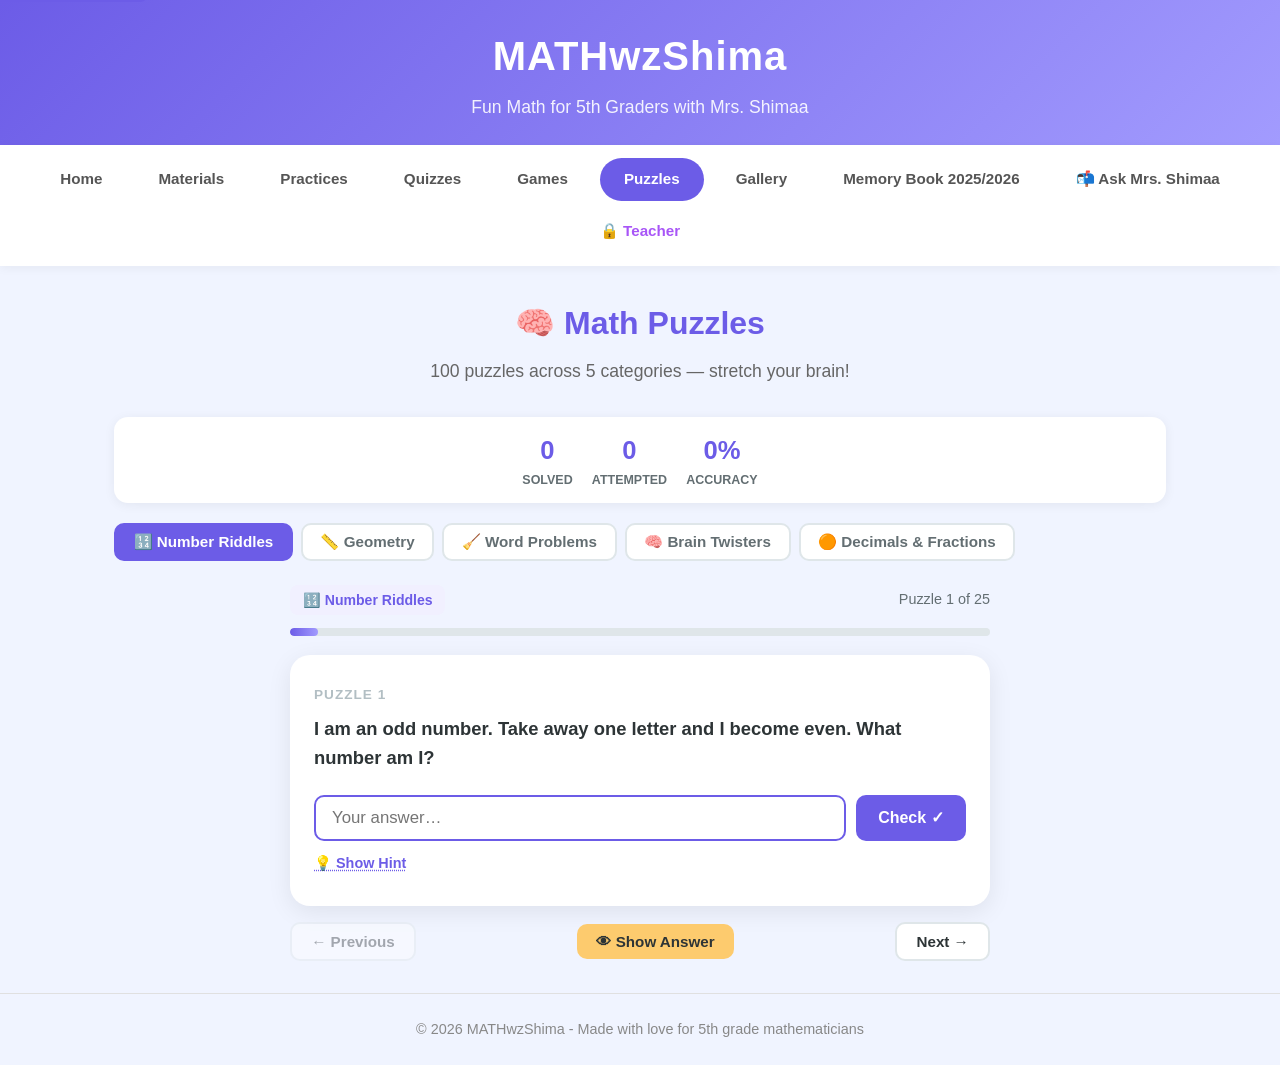
<file: puzzles.html>
<!DOCTYPE html>
<html lang="en">
<head>
  <meta charset="UTF-8">
  <!-- Google Analytics -->
  <script async src="https://www.googletagmanager.com/gtag/js?id=G-H8X3QV5TR0"></script>
  <script>
    window.dataLayer = window.dataLayer || [];
    function gtag(){dataLayer.push(arguments);}
    gtag('js', new Date());
    gtag('config', 'G-H8X3QV5TR0');
  </script>
  <meta name="viewport" content="width=device-width, initial-scale=1.0">
  <meta name="description" content="Solve 50+ math puzzles across 4 categories at MATHwzShima - number riddles, geometry, word problems, and brain twisters!">
  <meta name="theme-color" content="#6c5ce7">
  <link rel="icon" href="data:image/svg+xml,<svg xmlns='http://www.w3.org/2000/svg' viewBox='0 0 100 100'><text y='.9em' font-size='90'>&#128466;</text></svg>">
  <title>Puzzles - MATHwzShima</title>
  <link rel="stylesheet" href="css/style.css">
  <style>
    /* ── Category Tabs ── */
    .cat-tabs {
      display: flex;
      gap: 0.5rem;
      flex-wrap: wrap;
      margin: 1.2rem 0 1.5rem;
    }
    .cat-tab {
      background: white;
      color: #636e72;
      border: 2px solid #dfe6e9;
      padding: 0.5rem 1.1rem;
      border-radius: 10px;
      cursor: pointer;
      font-size: 0.95rem;
      font-weight: 700;
      transition: all 0.18s;
    }
    .cat-tab:hover { border-color: #6c5ce7; color: #6c5ce7; }
    .cat-tab.active {
      background: #6c5ce7;
      color: white;
      border-color: #6c5ce7;
    }

    /* ── Puzzle Card ── */
    .puzzle-wrapper {
      max-width: 700px;
      margin: 0 auto;
    }
    .puzzle-meta {
      display: flex;
      align-items: center;
      justify-content: space-between;
      font-size: 0.9rem;
      color: #636e72;
      margin-bottom: 0.8rem;
      flex-wrap: wrap;
      gap: 0.5rem;
    }
    .puzzle-meta .puz-cat-badge {
      background: #f1f0ff;
      color: #6c5ce7;
      border-radius: 8px;
      padding: 0.25rem 0.8rem;
      font-weight: 700;
      font-size: 0.88rem;
    }
    .puzzle-progress-bar {
      height: 8px;
      background: #dfe6e9;
      border-radius: 8px;
      margin-bottom: 1.2rem;
      overflow: hidden;
    }
    .puzzle-progress-fill {
      height: 100%;
      background: linear-gradient(90deg, #6c5ce7, #a29bfe);
      border-radius: 8px;
      transition: width 0.4s ease;
    }

    .puzzle-card {
      background: white;
      border-radius: 20px;
      padding: 1.8rem 1.5rem;
      box-shadow: 0 6px 24px rgba(0,0,0,0.08);
      margin-bottom: 1rem;
    }
    .puzzle-number {
      font-size: 0.85rem;
      color: #b2bec3;
      font-weight: 700;
      text-transform: uppercase;
      letter-spacing: 1px;
      margin-bottom: 0.6rem;
    }
    .puzzle-question {
      font-size: 1.15rem;
      font-weight: 700;
      color: #2d3436;
      line-height: 1.55;
      margin-bottom: 1.4rem;
    }
    .puzzle-input-row {
      display: flex;
      gap: 0.6rem;
      flex-wrap: wrap;
    }
    .puzzle-input-row input {
      flex: 1;
      min-width: 140px;
      padding: 0.7rem 1rem;
      border: 2px solid #dfe6e9;
      border-radius: 10px;
      font-size: 1.05rem;
      font-family: inherit;
      outline: none;
      transition: border-color 0.15s;
    }
    .puzzle-input-row input:focus { border-color: #6c5ce7; }
    .puzzle-input-row button {
      background: #6c5ce7;
      color: white;
      border: none;
      padding: 0.7rem 1.4rem;
      border-radius: 10px;
      font-size: 1rem;
      font-weight: 700;
      cursor: pointer;
      transition: background 0.15s;
    }
    .puzzle-input-row button:hover { background: #5a4bd1; }

    .puzzle-feedback {
      margin-top: 1rem;
      padding: 0.8rem 1rem;
      border-radius: 10px;
      font-weight: 700;
      font-size: 1rem;
      display: none;
    }
    .puzzle-feedback.correct { background: #d4edda; color: #1a7a3a; display: block; }
    .puzzle-feedback.wrong   { background: #fdecea; color: #c0392b; display: block; }
    .puzzle-feedback.revealed { background: #fff3cd; color: #856404; display: block; }

    .puzzle-hint-btn {
      background: none;
      border: none;
      color: #6c5ce7;
      cursor: pointer;
      font-size: 0.9rem;
      font-weight: 700;
      padding: 0.3rem 0;
      margin-top: 0.6rem;
      text-decoration: underline dotted;
    }
    .puzzle-hint-text {
      display: none;
      background: #f1f0ff;
      color: #6c5ce7;
      border-radius: 8px;
      padding: 0.5rem 0.9rem;
      font-size: 0.9rem;
      margin-top: 0.5rem;
    }

    /* ── Puzzle Nav ── */
    .puzzle-nav {
      display: flex;
      align-items: center;
      justify-content: space-between;
      gap: 0.8rem;
      flex-wrap: wrap;
      margin-top: 1rem;
    }
    .puz-nav-btn {
      background: white;
      border: 2px solid #dfe6e9;
      color: #2d3436;
      padding: 0.55rem 1.2rem;
      border-radius: 10px;
      cursor: pointer;
      font-weight: 700;
      font-size: 0.95rem;
      transition: all 0.15s;
    }
    .puz-nav-btn:hover { border-color: #6c5ce7; color: #6c5ce7; }
    .puz-nav-btn:disabled { opacity: 0.4; cursor: not-allowed; }
    .puz-reveal-btn {
      background: #fdcb6e;
      border: none;
      color: #2d3436;
      padding: 0.55rem 1.2rem;
      border-radius: 10px;
      cursor: pointer;
      font-weight: 700;
      font-size: 0.95rem;
      transition: background 0.15s;
    }
    .puz-reveal-btn:hover { background: #e8b84b; }

    /* ── Score summary ── */
    .score-summary {
      background: white;
      border-radius: 14px;
      padding: 0.8rem 1.2rem;
      display: flex;
      gap: 1.2rem;
      flex-wrap: wrap;
      justify-content: center;
      box-shadow: 0 2px 12px rgba(0,0,0,0.06);
      margin-bottom: 1rem;
    }
    .score-summary .sc { text-align: center; }
    .score-summary .sc-val { font-size: 1.6rem; font-weight: 900; color: #6c5ce7; }
    .score-summary .sc-lbl { font-size: 0.78rem; color: #636e72; font-weight: 700; text-transform: uppercase; }
  </style>
</head>
<body>
  <a href="#main-content" class="skip-link">Skip to content</a>
  <header>
    <h1>MATHwzShima</h1>
    <p>Fun Math for 5th Graders with Mrs. Shimaa</p>
  </header>

  <nav>
    <ul>
      <li><a href="index.html">Home</a></li>
      <li><a href="materials.html">Materials</a></li>
      <li><a href="practices.html">Practices</a></li>
      <li><a href="quizzes.html">Quizzes</a></li>
      <li><a href="games.html">Games</a></li>
      <li><a href="puzzles.html" class="active">Puzzles</a></li>
      <li><a href="gallery.html">Gallery</a></li>
      <li><a href="memory-book.html">Memory Book 2025/2026</a></li>
      <li><a href="ask.html">&#128236; Ask Mrs. Shimaa</a></li>
      <li><a href="teacher.html" class="teacher-link">&#128274; Teacher</a></li>
    </ul>
  </nav>

  <main id="main-content">
    <div class="page-header">
      <h2>&#129504; Math Puzzles</h2>
      <p>100 puzzles across 5 categories — stretch your brain!</p>
    </div>

    <!-- Score Summary -->
    <div class="score-summary">
      <div class="sc"><div class="sc-val" id="totalSolved">0</div><div class="sc-lbl">Solved</div></div>
      <div class="sc"><div class="sc-val" id="totalAttempted">0</div><div class="sc-lbl">Attempted</div></div>
      <div class="sc"><div class="sc-val" id="totalScore">0%</div><div class="sc-lbl">Accuracy</div></div>
    </div>

    <!-- Category Tabs -->
    <div class="cat-tabs">
      <button class="cat-tab active" onclick="switchCat('numbers')">&#128290; Number Riddles <span id="badge-numbers"></span></button>
      <button class="cat-tab" onclick="switchCat('geometry')">&#128207; Geometry <span id="badge-geometry"></span></button>
      <button class="cat-tab" onclick="switchCat('word')">&#129529; Word Problems <span id="badge-word"></span></button>
      <button class="cat-tab" onclick="switchCat('brain')">&#129504; Brain Twisters <span id="badge-brain"></span></button>
      <button class="cat-tab" onclick="switchCat('decimals')">&#128992; Decimals &amp; Fractions <span id="badge-decimals"></span></button>
    </div>

    <!-- Puzzle Area -->
    <div class="puzzle-wrapper">
      <div class="puzzle-meta">
        <span id="puzCatBadge" class="puz-cat-badge">&#128290; Number Riddles</span>
        <span id="puzCounter">Puzzle 1 of 15</span>
      </div>
      <div class="puzzle-progress-bar">
        <div class="puzzle-progress-fill" id="puzProgressFill" style="width:0%"></div>
      </div>

      <div class="puzzle-card">
        <div class="puzzle-number" id="puzNum">PUZZLE 1</div>
        <div class="puzzle-question" id="puzQuestion">Loading…</div>
        <div class="puzzle-input-row">
          <input type="text" id="puzInput" placeholder="Your answer…" autocomplete="off">
          <button onclick="checkPuzzle()">Check &#10003;</button>
        </div>
        <div class="puzzle-feedback" id="puzFeedback"></div>
        <button class="puzzle-hint-btn" id="puzHintBtn" onclick="toggleHint()">&#128161; Show Hint</button>
        <div class="puzzle-hint-text" id="puzHintText"></div>
      </div>

      <div class="puzzle-nav">
        <button class="puz-nav-btn" id="prevBtn" onclick="navPuzzle(-1)">&#8592; Previous</button>
        <button class="puz-reveal-btn" onclick="revealAnswer()">&#128065; Show Answer</button>
        <button class="puz-nav-btn" id="nextBtn" onclick="navPuzzle(1)">Next &#8594;</button>
      </div>
    </div>
  </main>

  <footer>
    &copy; 2026 MATHwzShima - Made with love for 5th grade mathematicians
  </footer>

  <script>
  // ════════════════════════════════════════════════════════════
  //  PUZZLE DATA
  //  Each puzzle: { q, a (array of accepted answers, lowercase), hint, cat }
  //  Answers are matched case-insensitively; numeric answers also parsed.
  // ════════════════════════════════════════════════════════════
  const PUZZLES = {
    numbers: [
      {
        q: "I am an odd number. Take away one letter and I become even. What number am I?",
        a: ["seven", "7"],
        hint: "Think about how the WORD for a number might contain the word 'even'."
      },
      {
        q: "If you multiply me by any number, the answer is always me. What number am I?",
        a: ["0", "zero"],
        hint: "Any number times this gives the same result — itself!"
      },
      {
        q: "I am a three-digit number. My tens digit is 5 more than my ones digit. My hundreds digit is 8 less than my tens digit. What number am I?",
        a: ["194"],
        hint: "Start from the ones digit. Try ones=4, then tens=9, then hundreds=9-8=1."
      },
      {
        q: "I am a number. Double me and add 4, and you get 14. What number am I?",
        a: ["5"],
        hint: "Work backwards: 14 − 4 = 10, then half of 10 = ?"
      },
      {
        q: "What is half of half of 100?",
        a: ["25"],
        hint: "Half of 100 is 50. What is half of that?"
      },
      {
        q: "I am the smallest number that is divisible by both 3 and 5, but not by 10. What am I?",
        a: ["15"],
        hint: "A number divisible by both 3 and 5 must be a multiple of 15."
      },
      {
        q: "A 2-digit number: its digits multiply together to make 12, and they add up to 7. What is the number?",
        a: ["34", "43"],
        hint: "Find two single digits that multiply to 12 and add to 7."
      },
      {
        q: "I am thinking of a number. Add 8 to it, then multiply by 2, and you get 30. What is the number?",
        a: ["7"],
        hint: "Work backwards: 30 ÷ 2 = 15. Then 15 − 8 = ?"
      },
      {
        q: "What number, when multiplied by itself, gives you 144?",
        a: ["12"],
        hint: "You are looking for the square root of 144."
      },
      {
        q: "I am an even number. I am greater than 50 but less than 60. My digits add up to 9. What number am I?",
        a: ["54"],
        hint: "List even numbers between 50 and 60: 52, 54, 56, 58. Which digits add to 9?"
      },
      {
        q: "I am a number. Add half of me to myself and you get 30. What number am I?",
        a: ["20"],
        hint: "x + x/2 = 30 → 1.5x = 30. Divide both sides by 1.5."
      },
      {
        q: "I am a two-digit number that equals exactly 4 times the sum of my digits. What am I?",
        a: ["24"],
        hint: "2+4=6 and 6×4=24. Check two-digit numbers!"
      },
      {
        q: "My ones digit is twice my tens digit. The sum of my digits is 9. What 2-digit number am I?",
        a: ["36"],
        hint: "If tens digit = t, then ones = 2t, and t + 2t = 9."
      },
      {
        q: "What two positive numbers have a sum of 20 and a product of 75?",
        a: ["5 and 15", "15 and 5", "5,15", "15,5"],
        hint: "Think of factor pairs of 75: (1,75), (3,25), (5,15)… which pair adds to 20?"
      },
      {
        q: "What 1-digit number appears in the same position in both 'three' and 'eight'? (Count by position: three=5 letters, eight=5 letters — what digit do both equal when squared?)",
        a: ["5", "five"],
        hint: "How many letters are in the words THREE and EIGHT? √25 = ?"
      },
      // ── 10 more Number Riddles ──
      {
        q: "I am a number between 1 and 100. I am divisible by 6 and by 9 but not by 4. What is the smallest such number?",
        a: ["18"],
        hint: "A number divisible by both 6 and 9 is divisible by their LCM = 18."
      },
      {
        q: "What is the next number in this sequence: 2, 3, 5, 8, 13, ___?",
        a: ["21"],
        hint: "Add the two previous numbers to get the next one."
      },
      {
        q: "The product of two numbers is 36 and their sum is 13. What are the two numbers?",
        a: ["4 and 9", "9 and 4", "4,9", "9,4"],
        hint: "Try factor pairs of 36: (1,36), (2,18), (3,12), (4,9)... which pair adds to 13?"
      },
      {
        q: "I am a 4-digit number. All my digits are the same. My digit sum is 20. What am I?",
        a: ["5555"],
        hint: "All four digits are equal: 4 × d = 20, so d = 5."
      },
      {
        q: "What is the smallest number that is both a perfect square and a perfect cube?",
        a: ["1", "64"],
        hint: "Perfect squares: 1, 4, 9, 16, 25, 36, 49, 64... Perfect cubes: 1, 8, 27, 64..."
      },
      {
        q: "I think of a number, multiply it by 3, then subtract 7. I get 20. What is the number?",
        a: ["9"],
        hint: "Work backwards: 20 + 7 = 27, then 27 ÷ 3 = ?"
      },
      {
        q: "What is the only even prime number?",
        a: ["2", "two"],
        hint: "Prime numbers have exactly 2 factors. Most even numbers are divisible by 2…"
      },
      {
        q: "A number is 7 more than 3 times another number. The smaller number is 5. What is the larger number?",
        a: ["22"],
        hint: "3 × 5 + 7 = ?"
      },
      {
        q: "What is 1 + 2 + 3 + 4 + ... + 10? (The sum of the first 10 whole numbers)",
        a: ["55"],
        hint: "Pair them: (1+10) + (2+9) + (3+8) + (4+7) + (5+6) = 5 pairs of 11."
      },
      {
        q: "My hundreds digit is 3 times my tens digit. My tens digit is 2. My ones digit equals my hundreds digit minus my tens digit. What am I?",
        a: ["624"],
        hint: "Tens = 2, Hundreds = 3×2 = 6, Ones = 6 − 2 = 4."
      },
    ],

    geometry: [
      {
        q: "A rectangle has a perimeter of 24 cm. Its length is twice its width. What is the area of the rectangle in cm²?",
        a: ["32", "32 cm²", "32cm²"],
        hint: "Let width = w. Then length = 2w. Perimeter: 2(w + 2w) = 24 → w = 4."
      },
      {
        q: "A square has an area of 64 cm². What is its perimeter in cm?",
        a: ["32", "32 cm", "32cm"],
        hint: "Area = side². Find the side length first."
      },
      {
        q: "A triangle has two angles measuring 40° and 75°. What is the measure of the third angle?",
        a: ["65", "65°", "65 degrees"],
        hint: "All angles in a triangle add up to 180°."
      },
      {
        q: "What is the volume of a rectangular box that is 5 cm long, 4 cm wide, and 3 cm tall? (in cm³)",
        a: ["60", "60 cm³", "60cm³"],
        hint: "Volume = length × width × height"
      },
      {
        q: "A right triangle has legs measuring 3 cm and 4 cm. What is the length of the hypotenuse in cm?",
        a: ["5", "5 cm", "5cm"],
        hint: "Use the Pythagorean theorem: a² + b² = c²"
      },
      {
        q: "A rectangle is 9 cm long and 5 cm wide. What is its perimeter in cm?",
        a: ["28", "28 cm", "28cm"],
        hint: "Perimeter = 2 × (length + width)"
      },
      {
        q: "How many faces does a cube have?",
        a: ["6", "six"],
        hint: "Think of a dice — count the flat sides (top, bottom, front, back, left, right)."
      },
      {
        q: "What 2D shape has 4 equal sides and 4 right angles?",
        a: ["square"],
        hint: "It's a very common shape — not a rectangle, something more specific."
      },
      {
        q: "How many degrees are in a straight line (straight angle)?",
        a: ["180", "180°", "180 degrees"],
        hint: "A straight line is half of a full 360° rotation."
      },
      {
        q: "A square and a rectangle have the same perimeter of 20 cm. The rectangle is 6 cm long. What is the area of the square in cm²?",
        a: ["25", "25 cm²", "25cm²"],
        hint: "Find the side of the square: 4×side = 20 → side = 5. Area = side²."
      },
      // ── 10 more Geometry Puzzles ──
      {
        q: "A rectangular room is 8 m long and 5 m wide. How many square meters of carpet are needed to cover the floor?",
        a: ["40", "40 m²", "40 sq m"],
        hint: "Area = length × width"
      },
      {
        q: "A triangle has a base of 10 cm and a height of 6 cm. What is its area in cm²?",
        a: ["30", "30 cm²"],
        hint: "Area of triangle = ½ × base × height"
      },
      {
        q: "How many degrees are in a full rotation (a complete circle)?",
        a: ["360", "360°", "360 degrees"],
        hint: "Half a rotation is 180°. Double that for a full rotation."
      },
      {
        q: "A rectangular box is 10 cm long, 5 cm wide, and 4 cm tall. What is its volume in cm³?",
        a: ["200", "200 cm³"],
        hint: "Volume = length × width × height"
      },
      {
        q: "What is the perimeter of a regular hexagon with each side 7 cm?",
        a: ["42", "42 cm"],
        hint: "A hexagon has 6 equal sides. Perimeter = 6 × side length."
      },
      {
        q: "A square has a perimeter of 36 cm. What is its area in cm²?",
        a: ["81", "81 cm²"],
        hint: "Perimeter = 4 × side → side = 9 cm. Area = 9 × 9 = ?"
      },
      {
        q: "Two angles of a triangle are 45° and 90°. What is the third angle?",
        a: ["45", "45°", "45 degrees"],
        hint: "All angles in a triangle add up to 180°."
      },
      {
        q: "A rectangle has an area of 48 cm². Its width is 6 cm. What is its perimeter in cm?",
        a: ["28", "28 cm"],
        hint: "Find the length first: 48 ÷ 6 = 8. Then perimeter = 2(8 + 6)."
      },
      {
        q: "A cube has a volume of 125 cm³. What is the length of each side in cm?",
        a: ["5", "5 cm"],
        hint: "Volume of cube = side³. What number cubed equals 125?"
      },
      {
        q: "How many vertices (corners) does a rectangular prism have?",
        a: ["8", "eight"],
        hint: "Think of a box — count all the corners where three faces meet."
      },
    ],

    word: [
      {
        q: "Sarah had 48 stickers. She gave ¼ to her sister and ⅓ to her friend. How many stickers does she have left?",
        a: ["20"],
        hint: "¼ of 48 = 12. ⅓ of 48 = 16. She gave away 12 + 16 = 28."
      },
      {
        q: "A bag of apples costs $3.75. If you buy 4 bags, how much do you pay in total?",
        a: ["15", "$15", "15.00", "$15.00"],
        hint: "$3.75 × 4 = ?"
      },
      {
        q: "A classroom has 32 students. ⅜ of them wear glasses. How many students wear glasses?",
        a: ["12"],
        hint: "⅜ of 32 = (32 ÷ 8) × 3 = ?"
      },
      {
        q: "Jake saves $15 each week. How many weeks does it take him to save $120?",
        a: ["8"],
        hint: "$120 ÷ $15 = ?"
      },
      {
        q: "A rope is 7.5 meters long. You cut off 2.75 meters. How long is the remaining piece in meters?",
        a: ["4.75", "4.75 m", "4.75 meters"],
        hint: "7.5 − 2.75 = ?"
      },
      {
        q: "A store has 144 oranges packed in boxes of 12. How many boxes are there?",
        a: ["12"],
        hint: "144 ÷ 12 = ?"
      },
      {
        q: "5 friends share 2.5 liters of juice equally. How many liters does each friend get?",
        a: ["0.5", "0.5 l", "0.5 liters", "500 ml"],
        hint: "2.5 ÷ 5 = ?"
      },
      {
        q: "A book has 240 pages. Maya reads 15 pages each day. How many days will it take her to finish the book?",
        a: ["16"],
        hint: "240 ÷ 15 = ?"
      },
      {
        q: "Mrs. Smith has 5 dozen eggs. She uses 18 of them. How many eggs are left?",
        a: ["42"],
        hint: "5 dozen = 5 × 12 = 60. Then 60 − 18 = ?"
      },
      {
        q: "A store sells apples for $0.45 each. How much do 20 apples cost in total?",
        a: ["9", "$9", "9.00", "$9.00"],
        hint: "$0.45 × 20 = ?"
      },
      {
        q: "A car travels at 60 miles per hour. How far does it travel in 2.5 hours?",
        a: ["150", "150 miles"],
        hint: "Distance = speed × time. 60 × 2.5 = ?"
      },
      {
        q: "A pizza is cut into 8 equal slices. Tom ate 3 slices and Maria ate 2 slices. What fraction of the pizza is left?",
        a: ["3/8", "3 / 8", "3 out of 8"],
        hint: "Total eaten = 3 + 2 = 5 slices. Remaining = 8 − 5 = 3. Write as a fraction."
      },
      {
        q: "A farmer plants 6 rows of corn with 25 plants in each row. How many plants are there in total?",
        a: ["150"],
        hint: "6 × 25 = ?"
      },
      {
        q: "A water tank holds 120 liters. It is ¾ full. How many liters of water are in the tank?",
        a: ["90", "90 liters", "90 l"],
        hint: "¾ of 120 = (120 ÷ 4) × 3 = ?"
      },
      {
        q: "Three friends each have $12.50. How much money do they have altogether?",
        a: ["37.5", "37.50", "$37.50", "$37.5", "37 dollars 50 cents"],
        hint: "$12.50 × 3 = ?"
      },
      // ── 15 more Word Problems ──
      {
        q: "A bakery made 240 muffins on Monday and 185 on Tuesday. They sold 312 total. How many are left?",
        a: ["113"],
        hint: "Total made = 240 + 185 = 425. Then 425 − 312 = ?"
      },
      {
        q: "A cyclist rode 4.8 km on Monday, 6.2 km on Tuesday, and 5.5 km on Wednesday. What is the total distance?",
        a: ["16.5", "16.5 km"],
        hint: "4.8 + 6.2 + 5.5 = ?"
      },
      {
        q: "There are 36 students in a class. ⅓ of them walk to school. How many students do NOT walk?",
        a: ["24"],
        hint: "⅓ of 36 walk. The rest = 36 − (36 ÷ 3)."
      },
      {
        q: "A train travels 270 km in 3 hours. What is its average speed in km/h?",
        a: ["90", "90 km/h"],
        hint: "Speed = Distance ÷ Time"
      },
      {
        q: "A bottle holds 1.5 liters. How many bottles are needed to hold 9 liters?",
        a: ["6"],
        hint: "9 ÷ 1.5 = ?"
      },
      {
        q: "A school bought 24 boxes of pencils. Each box has 15 pencils. They gave 180 pencils to students. How many are left?",
        a: ["180"],
        hint: "Total = 24 × 15 = 360. Then 360 − 180 = ?"
      },
      {
        q: "Leila scored 85, 90, 78, and 95 on four math tests. What is her average score?",
        a: ["87"],
        hint: "Mean = sum ÷ count. (85 + 90 + 78 + 95) ÷ 4 = ?"
      },
      {
        q: "A pizza has 8 slices. Maria ate ¼ of it. John ate ⅜ of it. How many slices are left?",
        a: ["3"],
        hint: "Maria: ¼ of 8 = 2 slices. John: ⅜ of 8 = 3 slices. Left = 8 − 2 − 3."
      },
      {
        q: "A store is having a 20% off sale. A jacket normally costs $65. How much does it cost now?",
        a: ["52", "$52"],
        hint: "20% of $65 = $13 off. $65 − $13 = ?"
      },
      {
        q: "Ahmed is 4 times as old as his sister. His sister is 7 years old. How old is Ahmed?",
        a: ["28"],
        hint: "4 × 7 = ?"
      },
      {
        q: "A rectangular garden is 12 m long and 8 m wide. How many meters of fencing is needed to go around it?",
        a: ["40", "40 m", "40 meters"],
        hint: "Perimeter = 2 × (length + width)"
      },
      {
        q: "500 students voted for a class trip. 60% voted for the beach. How many students voted for the beach?",
        a: ["300"],
        hint: "60% of 500 = 0.60 × 500 = ?"
      },
      {
        q: "Nour reads 25 pages per day. She has a 300-page book. She has already read 100 pages. How many more days to finish?",
        a: ["8"],
        hint: "Remaining pages = 300 − 100 = 200. 200 ÷ 25 = ?"
      },
      {
        q: "A bag of rice weighs 2.5 kg. A family uses 0.75 kg per week. How many weeks will the bag last?",
        a: ["3", "3 weeks"],
        hint: "Hmm — actually 2.5 ÷ 0.75 ≈ 3.3. Let me re-check... 0.75 × 3 = 2.25, then 0.25 left = about 3 full weeks."
      },
      {
        q: "A store bought 50 toys for $4.50 each and sold them for $7.00 each. What was the total profit?",
        a: ["125", "$125"],
        hint: "Profit per toy = $7.00 − $4.50 = $2.50. Total = 50 × $2.50 = ?"
      },
      {
        q: "An aquarium holds 80 liters when full. It is currently 35% full. How many more liters are needed to fill it?",
        a: ["52", "52 liters"],
        hint: "35% of 80 = 28 liters already in. 80 − 28 = ?"
      },
    ],

    brain: [
      {
        q: "I add 5 to 9 and get 2. How is this possible?",
        a: ["clock", "a clock", "time", "on a clock"],
        hint: "Think about something you look at to tell time."
      },
      {
        q: "If 5 cats catch 5 mice in 5 minutes, how many cats are needed to catch 100 mice in 100 minutes?",
        a: ["5"],
        hint: "Each cat catches 1 mouse in 5 minutes. In 100 minutes, each cat catches 20 mice."
      },
      {
        q: "A farmer has 17 sheep. All but 9 run away. How many sheep does the farmer have?",
        a: ["9", "nine"],
        hint: "'All but 9' means 9 stay behind."
      },
      {
        q: "What whole number gives the same result whether you multiply it by itself OR add it to itself?",
        a: ["2", "two"],
        hint: "2 × 2 = 4 and 2 + 2 = 4. ✓"
      },
      {
        q: "Three consecutive whole numbers add up to 36. What is the middle number?",
        a: ["12"],
        hint: "If the middle number is n, then (n−1) + n + (n+1) = 36."
      },
      {
        q: "In a barn there are 50 horses and 50 cows. How many legs are there in total?",
        a: ["400"],
        hint: "Each animal has 4 legs. 100 animals × 4 legs = ?"
      },
      {
        q: "How many times can you subtract 5 from 25?",
        a: ["1", "once", "one time"],
        hint: "After the first subtraction it is no longer 25!"
      },
      {
        q: "What is the largest 3-digit number whose three digits add up to exactly 9?",
        a: ["900"],
        hint: "To make the largest 3-digit number, put the biggest digit in the hundreds place."
      },
      {
        q: "If every month had exactly 30 days, how many days would be in a year?",
        a: ["360"],
        hint: "12 months × 30 days = ?"
      },
      {
        q: "What is the smallest 4-digit number that reads the same forwards and backwards (a palindrome)?",
        a: ["1001"],
        hint: "The number must look like ABBA. Start with the smallest possible digits: 1__1."
      },
      // ── 10 more Brain Twisters ──
      {
        q: "You have two ropes that each take exactly 60 minutes to burn (but they don't burn evenly). How can you measure exactly 45 minutes?",
        a: ["light both ends of one rope and one end of the other", "burn one rope from both ends and the other from one end", "45"],
        hint: "Burning both ends of a rope halves its time. Combine this cleverly."
      },
      {
        q: "A snail is at the bottom of a 10-meter well. Each day it climbs 3 meters, but each night it slips back 2 meters. How many days to reach the top?",
        a: ["8"],
        hint: "Net gain per day = 1 meter. But on the final day it climbs out without slipping. On day 8 it starts at 7m and climbs 3m."
      },
      {
        q: "If you have a 5-liter jug and a 3-liter jug, how can you measure exactly 4 liters?",
        a: ["fill 5, pour into 3, empty 3, pour remaining 2 into 3, fill 5, pour into 3 until full (1 liter), 4 liters remain", "4", "yes"],
        hint: "Fill the 5-liter jug. Pour into the 3-liter jug. Now you have 2L in the 5L jug."
      },
      {
        q: "A clock shows the time as 3:15. What is the angle between the hour and minute hands?",
        a: ["7.5", "7.5°", "7.5 degrees"],
        hint: "At 3:00 the angle is 90°. The minute hand moves to 90° (12 o'clock position). The hour hand moves 7.5° past 90° in 15 minutes."
      },
      {
        q: "I have 3 boxes: one with only apples, one with only oranges, and one with both. All labels are WRONG. You can take 1 fruit from 1 box to figure out all 3. Which box do you pick from?",
        a: ["the box labeled both", "mixed", "the mixed box", "apples and oranges"],
        hint: "Since all labels are wrong, the box labeled 'Both' must have only apples or only oranges."
      },
      {
        q: "What is the maximum number of Mondays in a year?",
        a: ["53"],
        hint: "Most years have 52 Mondays. A non-leap year has 365 days = 52 weeks + 1 day. A leap year has 366 days = 52 weeks + 2 days."
      },
      {
        q: "If you reverse the digits of a 2-digit number and add it to the original, you always get a multiple of which number?",
        a: ["11"],
        hint: "Try 23 + 32 = 55, or 45 + 54 = 99. What do 55, 66, 77, 88, 99 have in common?"
      },
      {
        q: "A lily pad in a pond doubles in size each day. After 30 days it covers the whole pond. On which day was it covering half the pond?",
        a: ["29"],
        hint: "Work backwards: the day before it's full, it's half. If day 30 = full, then day 29 = ?"
      },
      {
        q: "You're in a race and you overtake the person in 2nd place. What place are you in now?",
        a: ["2nd", "2", "second"],
        hint: "You passed the person in 2nd — you took THEIR place, not 1st place."
      },
      {
        q: "Three boxes weigh 5 kg, 8 kg, and 12 kg. You can carry at most 15 kg at a time. What is the fewest number of trips to move all 3 boxes across the room?",
        a: ["2"],
        hint: "Trip 1: 5kg + 8kg = 13kg (fits!). Trip 2: 12kg. That's 2 trips."
      },
    ],

    decimals: [
      {
        q: "Order these decimals from smallest to largest: 0.5, 0.45, 0.505, 0.4",
        a: ["0.4, 0.45, 0.5, 0.505", "0.4 0.45 0.5 0.505"],
        hint: "Line up the decimal points and compare digit by digit."
      },
      {
        q: "What fraction is equivalent to 0.75?",
        a: ["3/4", "3 / 4", "¾"],
        hint: "0.75 means 75 hundredths = 75/100. Simplify by dividing by 25."
      },
      {
        q: "1/5 + 3/10 = ?",
        a: ["1/2", "5/10", "0.5"],
        hint: "Convert 1/5 to tenths: 1/5 = 2/10. Then 2/10 + 3/10 = ?"
      },
      {
        q: "What decimal is equal to 2/5?",
        a: ["0.4", "0.40"],
        hint: "2 ÷ 5 = ? You can also write 2/5 as 4/10."
      },
      {
        q: "3/4 − 1/8 = ?",
        a: ["5/8", "0.625"],
        hint: "Convert 3/4 to eighths: 3/4 = 6/8. Then 6/8 − 1/8 = ?"
      },
      {
        q: "What is 0.6 × 0.4?",
        a: ["0.24"],
        hint: "Multiply 6 × 4 = 24. Count decimal places: 1 + 1 = 2. So 0.24."
      },
      {
        q: "Which is greater: 5/8 or 0.6?",
        a: ["5/8", "they are equal", "5/8 is greater"],
        hint: "Convert to decimals: 5 ÷ 8 = 0.625. Compare 0.625 and 0.6."
      },
      {
        q: "What is 1/4 + 0.5 as a decimal?",
        a: ["0.75"],
        hint: "Convert 1/4 to decimal: 1 ÷ 4 = 0.25. Then 0.25 + 0.5 = ?"
      },
      {
        q: "A recipe calls for 2/3 cup of sugar. You want to make 1.5 times the recipe. How much sugar do you need? (Write as a fraction or decimal)",
        a: ["1", "1 cup", "1.0", "2/2"],
        hint: "2/3 × 1.5 = 2/3 × 3/2 = 6/6 = 1"
      },
      {
        q: "A jug holds 3/4 liter. Another holds 0.6 liter. How much water is in both jugs combined?",
        a: ["1.35", "1.35 liters", "27/20"],
        hint: "Convert 3/4 to decimal: 0.75. Then 0.75 + 0.60 = ?"
      },
      {
        q: "Write 125% as a mixed number (fraction greater than 1).",
        a: ["1 1/4", "5/4", "1.25"],
        hint: "125% = 125/100 = 5/4 = 1 and 1/4."
      },
      {
        q: "0.7 + 0.38 + 0.125 = ?",
        a: ["1.205"],
        hint: "Line up the decimals: 0.700 + 0.380 + 0.125 = ?"
      },
      {
        q: "What is 2/3 as a decimal? (Round to 2 decimal places)",
        a: ["0.67", "0.667"],
        hint: "2 ÷ 3 = 0.666... ≈ 0.67"
      },
      {
        q: "A bag of nuts is 3/8 full. Another is 0.5 full. Which bag has more nuts?",
        a: ["the second bag", "second", "0.5 bag", "the 0.5 bag is bigger"],
        hint: "Convert 3/8 to decimal: 3 ÷ 8 = 0.375. Compare 0.375 and 0.5."
      },
      {
        q: "What fraction of 1 meter is 35 centimeters?",
        a: ["7/20", "35/100", "0.35"],
        hint: "35 cm out of 100 cm = 35/100. Simplify: divide both by 5."
      },
    ],
  };

  // ════════════════════════════════════════════════════════════
  //  STATE
  // ════════════════════════════════════════════════════════════
  const CAT_INFO = {
    numbers:  { label:'&#128290; Number Riddles',        color:'#6c5ce7' },
    geometry: { label:'&#128207; Geometry',               color:'#00b894' },
    word:     { label:'&#129529; Word Problems',          color:'#e17055' },
    brain:    { label:'&#129504; Brain Twisters',         color:'#fdcb6e' },
    decimals: { label:'&#128992; Decimals &amp; Fractions', color:'#0984e3' },
  };

  let curCat   = 'numbers';
  let curIdx   = 0;
  let hintShown = false;
  let solved   = 0;
  let attempted = 0;

  // Track state per puzzle: 'unseen' | 'correct' | 'wrong' | 'revealed'
  const STATUS = {};
  Object.keys(PUZZLES).forEach(cat => {
    PUZZLES[cat].forEach((_, i) => {
      STATUS[cat + '_' + i] = 'unseen';
    });
  });

  // ════════════════════════════════════════════════════════════
  //  RENDER
  // ════════════════════════════════════════════════════════════
  function renderPuzzle() {
    const puzzles = PUZZLES[curCat];
    const p = puzzles[curIdx];
    const key = curCat + '_' + curIdx;
    hintShown = false;

    // Meta
    document.getElementById('puzCatBadge').innerHTML = CAT_INFO[curCat].label;
    document.getElementById('puzCounter').textContent = 'Puzzle ' + (curIdx + 1) + ' of ' + puzzles.length;
    document.getElementById('puzNum').textContent = 'PUZZLE ' + (curIdx + 1);
    document.getElementById('puzQuestion').textContent = p.q;

    // Progress bar
    const pct = ((curIdx + 1) / puzzles.length) * 100;
    document.getElementById('puzProgressFill').style.width = pct + '%';

    // Input reset
    document.getElementById('puzInput').value = '';
    document.getElementById('puzInput').disabled = false;
    document.getElementById('puzFeedback').className = 'puzzle-feedback';
    document.getElementById('puzFeedback').textContent = '';

    // Hint
    document.getElementById('puzHintBtn').style.display = p.hint ? '' : 'none';
    document.getElementById('puzHintText').style.display = 'none';
    document.getElementById('puzHintText').textContent = p.hint || '';
    document.getElementById('puzHintBtn').textContent = '💡 Show Hint';

    // If already answered, restore state
    const st = STATUS[key];
    if (st === 'correct') {
      showFeedback('correct', '✅ Correct! Well done!');
      document.getElementById('puzInput').disabled = true;
    } else if (st === 'revealed') {
      showFeedback('revealed', '👀 Answer: ' + p.a[0]);
      document.getElementById('puzInput').disabled = true;
    }

    // Nav buttons
    document.getElementById('prevBtn').disabled = curIdx === 0;
    document.getElementById('nextBtn').disabled = curIdx === puzzles.length - 1;

    document.getElementById('puzInput').focus();
    updateBadges();
    updateScoreSummary();
  }

  function showFeedback(type, text) {
    const fb = document.getElementById('puzFeedback');
    fb.className = 'puzzle-feedback ' + type;
    fb.textContent = text;
  }

  // ════════════════════════════════════════════════════════════
  //  CHECK ANSWER
  // ════════════════════════════════════════════════════════════
  function normalize(s) { return String(s).trim().toLowerCase().replace(/\s+/g,' '); }

  function checkPuzzle() {
    const key = curCat + '_' + curIdx;
    if (STATUS[key] === 'correct' || STATUS[key] === 'revealed') {
      navPuzzle(1); return;
    }
    const raw = document.getElementById('puzInput').value;
    if (!raw.trim()) { showFeedback('wrong', '✏️ Type your answer first!'); return; }

    const userNorm = normalize(raw);
    const puzzle   = PUZZLES[curCat][curIdx];
    const match    = puzzle.a.some(acc => normalize(acc) === userNorm);

    if (match) {
      STATUS[key] = 'correct';
      solved++;
      attempted++;
      showFeedback('correct', '🎉 Correct! Excellent work!');
      document.getElementById('puzInput').disabled = true;
    } else {
      if (STATUS[key] !== 'wrong_seen') {
        attempted++;
        STATUS[key] = 'wrong_seen';
      }
      showFeedback('wrong', '❌ Not quite — try again! (Or click "Show Answer")');
    }
    updateScoreSummary();
    updateBadges();
  }

  document.getElementById('puzInput').addEventListener('keydown', e => { if (e.key === 'Enter') checkPuzzle(); });

  // ════════════════════════════════════════════════════════════
  //  REVEAL
  // ════════════════════════════════════════════════════════════
  function revealAnswer() {
    const key = curCat + '_' + curIdx;
    if (STATUS[key] === 'correct') { navPuzzle(1); return; }
    if (STATUS[key] !== 'revealed') {
      if (STATUS[key] !== 'wrong_seen') attempted++;
      STATUS[key] = 'revealed';
      updateScoreSummary();
      updateBadges();
    }
    const ans = PUZZLES[curCat][curIdx].a[0];
    showFeedback('revealed', '👀 Answer: ' + ans);
    document.getElementById('puzInput').disabled = true;
  }

  // ════════════════════════════════════════════════════════════
  //  HINT
  // ════════════════════════════════════════════════════════════
  function toggleHint() {
    hintShown = !hintShown;
    document.getElementById('puzHintText').style.display = hintShown ? '' : 'none';
    document.getElementById('puzHintBtn').textContent = hintShown ? '💡 Hide Hint' : '💡 Show Hint';
  }

  // ════════════════════════════════════════════════════════════
  //  NAVIGATION
  // ════════════════════════════════════════════════════════════
  function navPuzzle(dir) {
    const max = PUZZLES[curCat].length - 1;
    curIdx = Math.min(max, Math.max(0, curIdx + dir));
    renderPuzzle();
  }

  function switchCat(cat) {
    curCat = cat;
    curIdx = 0;
    document.querySelectorAll('.cat-tab').forEach(t => t.classList.remove('active'));
    event.currentTarget.classList.add('active');
    renderPuzzle();
  }

  // ════════════════════════════════════════════════════════════
  //  SCORE / BADGES
  // ════════════════════════════════════════════════════════════
  function countSolvedInCat(cat) {
    return PUZZLES[cat].reduce((n, _, i) => n + (STATUS[cat + '_' + i] === 'correct' ? 1 : 0), 0);
  }

  function updateBadges() {
    Object.keys(PUZZLES).forEach(cat => {
      const s = countSolvedInCat(cat);
      const total = PUZZLES[cat].length;
      const el = document.getElementById('badge-' + cat);
      if (el) el.textContent = s > 0 ? ' (' + s + '/' + total + ')' : '';
    });
  }

  function updateScoreSummary() {
    let totalSol = 0, totalAtt = 0;
    Object.keys(PUZZLES).forEach(cat => {
      PUZZLES[cat].forEach((_, i) => {
        const st = STATUS[cat + '_' + i];
        if (st === 'correct') { totalSol++; totalAtt++; }
        else if (st === 'wrong_seen' || st === 'revealed') { totalAtt++; }
      });
    });
    document.getElementById('totalSolved').textContent   = totalSol;
    document.getElementById('totalAttempted').textContent = totalAtt;
    document.getElementById('totalScore').textContent    = totalAtt ? Math.round((totalSol / totalAtt) * 100) + '%' : '0%';
  }

  // ════════════════════════════════════════════════════════════
  //  INIT
  // ════════════════════════════════════════════════════════════
  renderPuzzle();
  </script>
  <script src="js/main.js"></script>
</body>
</html>
</file>
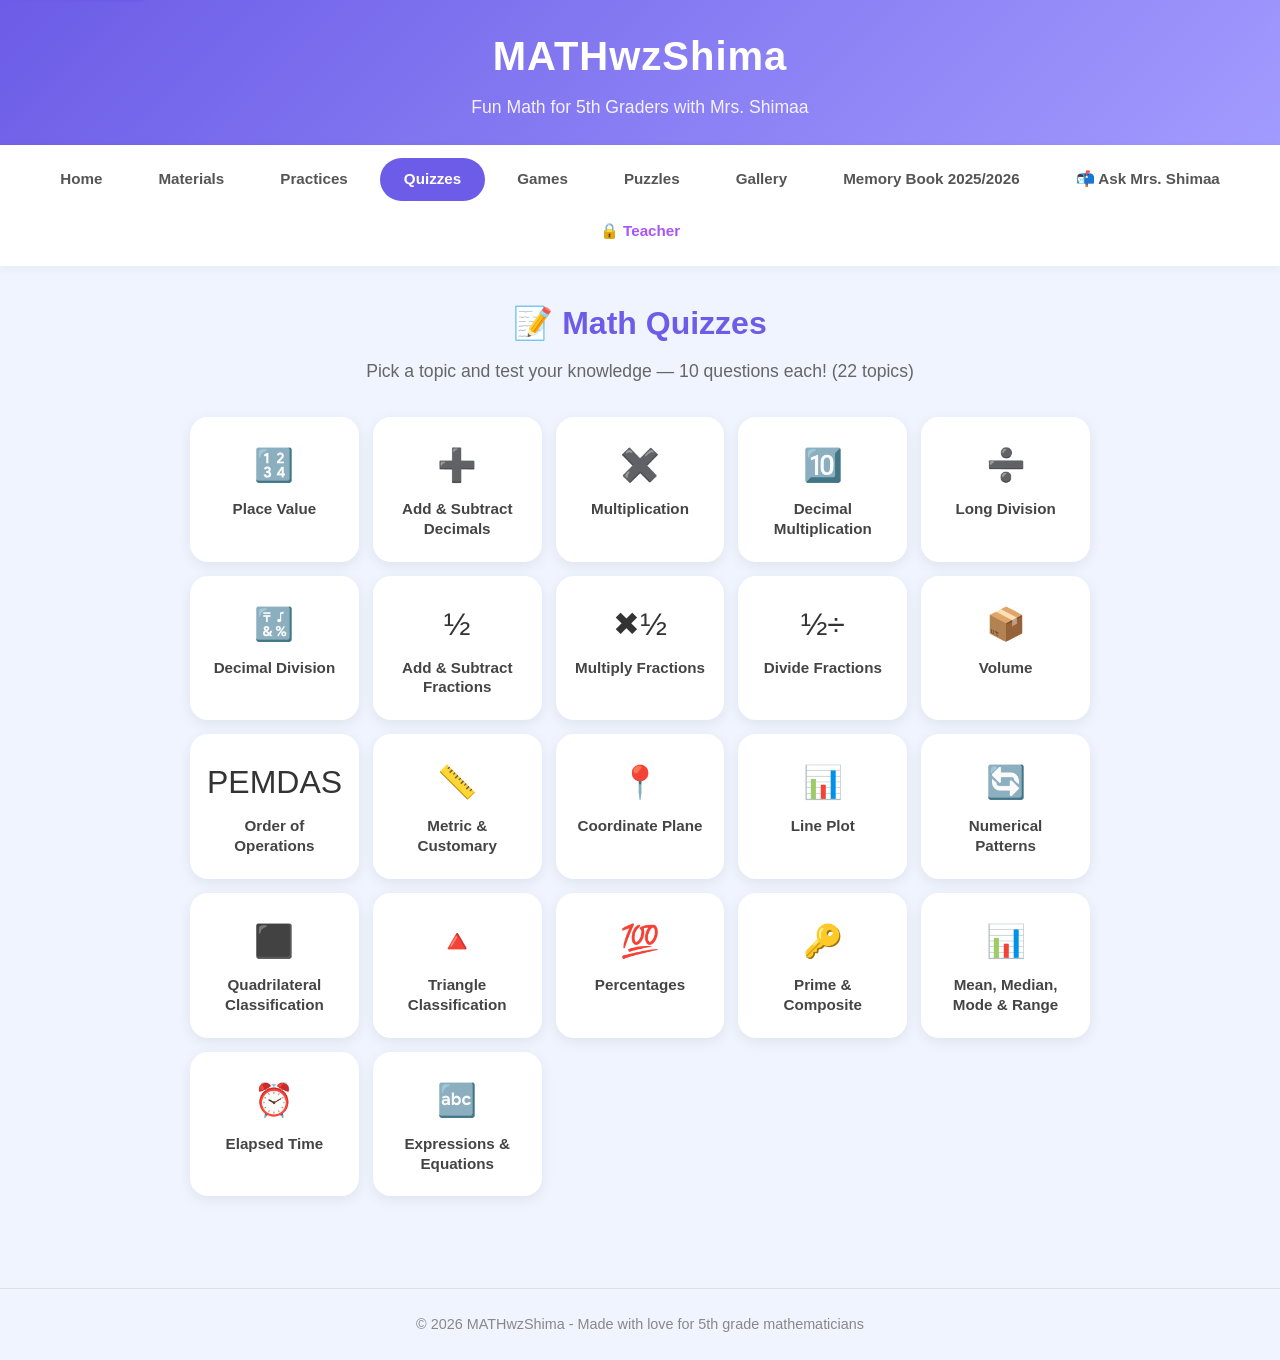
<file: quizzes.html>
<!DOCTYPE html>
<html lang="en">
<head>
  <meta charset="UTF-8">
  <script async src="https://www.googletagmanager.com/gtag/js?id=G-H8X3QV5TR0"></script>
  <script>window.dataLayer=window.dataLayer||[];function gtag(){dataLayer.push(arguments);}gtag('js',new Date());gtag('config','G-H8X3QV5TR0');</script>
  <meta name="viewport" content="width=device-width, initial-scale=1.0">
  <meta name="description" content="Test your 5th grade math skills with 22 topic quizzes covering every lesson.">
  <meta name="theme-color" content="#6c5ce7">
  <link rel="icon" href="data:image/svg+xml,<svg xmlns='http://www.w3.org/2000/svg' viewBox='0 0 100 100'><text y='.9em' font-size='90'>&#128466;</text></svg>">
  <title>Quizzes - MATHwzShima</title>
  <link rel="stylesheet" href="css/style.css">
  <style>
    /* ── Topic selector ─────────────────────────────── */
    .quiz-topics { max-width:940px; margin:0 auto; padding:0 20px 60px; }
    .quiz-topic-grid {
      display:grid; grid-template-columns:repeat(auto-fill,minmax(160px,1fr)); gap:14px;
    }
    .qt-card {
      background:#fff; border-radius:18px; padding:20px 14px;
      text-align:center; cursor:pointer; border:3px solid transparent;
      box-shadow:0 4px 14px rgba(0,0,0,.07); transition:all .2s;
    }
    .qt-card:hover { border-color:#6c5ce7; transform:translateY(-3px); box-shadow:0 8px 24px rgba(108,92,231,.18); }
    .qt-icon { font-size:2em; margin-bottom:8px; }
    .qt-title { font-size:.95em; font-weight:800; color:#444; line-height:1.3; }

    /* ── Quiz area ──────────────────────────────────── */
    #quizArea { display:none; max-width:700px; margin:0 auto; padding:0 20px 60px; }
    .quiz-back-btn {
      background:none; border:2px solid #ddd; border-radius:12px;
      padding:8px 18px; cursor:pointer; font-family:inherit; font-weight:800;
      font-size:.9em; color:#888; margin-bottom:18px; transition:all .18s;
    }
    .quiz-back-btn:hover { border-color:#6c5ce7; color:#6c5ce7; }

    /* Progress bar */
    .quiz-progress-wrap {
      background:#f0f0f0; border-radius:10px; height:10px;
      overflow:hidden; margin-bottom:8px;
    }
    .quiz-progress-bar {
      height:100%; background:linear-gradient(90deg,#6c5ce7,#4d96ff);
      border-radius:10px; transition:width .4s ease;
    }
    .quiz-progress-text {
      font-size:.82em; color:#aaa; margin-bottom:20px; text-align:right;
    }

    /* Question card */
    .quiz-q-card {
      background:#fff; border-radius:24px;
      padding:30px 28px; box-shadow:0 6px 28px rgba(108,92,231,.10);
      border:2.5px solid #ede9fe;
    }
    .quiz-topic-label {
      font-size:.78em; font-weight:700; color:#a78bfa;
      text-transform:uppercase; letter-spacing:1px; margin-bottom:10px;
    }
    .quiz-question-text {
      font-size:1.25em; font-weight:700; color:#333;
      line-height:1.5; margin-bottom:24px;
    }
    .quiz-options-grid {
      display:grid; grid-template-columns:1fr 1fr; gap:10px;
    }
    .quiz-opt-btn {
      background:#f8f7ff; border:2.5px solid #e0e0e0;
      border-radius:14px; padding:13px 16px;
      font-family:inherit; font-size:1em; color:#444;
      cursor:pointer; text-align:left; transition:all .18s;
      display:flex; align-items:center; gap:10px;
    }
    .quiz-opt-btn:hover:not(:disabled) { border-color:#6c5ce7; background:#f5f3ff; color:#6c5ce7; }
    .quiz-opt-btn .opt-letter {
      width:26px; height:26px; border-radius:50%;
      background:#e0e0e0; color:#666; font-weight:800;
      font-size:.85em; display:flex; align-items:center; justify-content:center;
      flex-shrink:0; transition:all .18s;
    }
    .quiz-opt-btn:hover:not(:disabled) .opt-letter { background:#6c5ce7; color:#fff; }
    .quiz-opt-btn.correct { background:#d1fae5; border-color:#6bcb77; color:#065f46; }
    .quiz-opt-btn.correct .opt-letter { background:#6bcb77; color:#fff; }
    .quiz-opt-btn.wrong   { background:#fee2e2; border-color:#f87171; color:#991b1b; }
    .quiz-opt-btn.wrong   .opt-letter { background:#f87171; color:#fff; }
    .quiz-opt-btn:disabled { cursor:default; }

    /* Feedback */
    .quiz-feedback-bar {
      margin-top:16px; padding:12px 16px; border-radius:12px;
      font-weight:700; font-size:.95em; display:none;
    }
    .quiz-feedback-bar.correct { background:#d1fae5; color:#065f46; display:block; }
    .quiz-feedback-bar.wrong   { background:#fee2e2; color:#991b1b; display:block; }

    /* Bottom bar */
    .quiz-bottom { display:flex; align-items:center; justify-content:space-between; margin-top:20px; flex-wrap:wrap; gap:10px; }
    .quiz-score-pill {
      background:#ede9fe; color:#6c5ce7; border-radius:20px;
      padding:6px 16px; font-weight:800; font-size:.95em;
    }
    .quiz-next-btn {
      background:linear-gradient(135deg,#6c5ce7,#4d96ff);
      color:#fff; border:none; border-radius:14px;
      padding:12px 28px; font-family:inherit; font-weight:800;
      font-size:1em; cursor:pointer; display:none; transition:all .18s;
    }
    .quiz-next-btn:hover { transform:translateY(-1px); box-shadow:0 4px 16px rgba(108,92,231,.35); }

    /* Results screen */
    #resultsScreen { display:none; text-align:center; padding:30px 20px; }
    .results-emoji { font-size:4em; margin-bottom:14px; }
    .results-score { font-size:3em; font-weight:800; color:#6c5ce7; }
    .results-pct   { font-size:1.3em; color:#888; margin-bottom:8px; }
    .results-grade { font-size:1.6em; font-weight:800; color:#333; margin-bottom:28px; }
    .results-breakdown {
      display:flex; justify-content:center; gap:20px;
      margin-bottom:28px; flex-wrap:wrap;
    }
    .rb-box {
      background:#fff; border-radius:16px; padding:16px 24px;
      box-shadow:0 4px 14px rgba(0,0,0,.07); min-width:100px;
    }
    .rb-num { font-size:2em; font-weight:800; }
    .rb-lbl { font-size:.8em; color:#aaa; margin-top:4px; }
    .rb-correct .rb-num { color:#6bcb77; }
    .rb-wrong   .rb-num { color:#f87171; }
    .results-btns { display:flex; gap:12px; justify-content:center; flex-wrap:wrap; }
    .results-btn {
      padding:12px 26px; border-radius:14px; border:none;
      font-family:inherit; font-weight:800; font-size:1em; cursor:pointer; transition:all .18s;
    }
    .results-btn-primary { background:linear-gradient(135deg,#6c5ce7,#4d96ff); color:#fff; }
    .results-btn-secondary { background:#f0f0f0; color:#888; }
    .results-btn:hover { transform:translateY(-1px); }

    @media (max-width:600px) {
      .quiz-options-grid { grid-template-columns:1fr; }
      .quiz-topic-grid { grid-template-columns:repeat(auto-fill,minmax(130px,1fr)); }
    }
  </style>
</head>
<body>
  <a href="#main-content" class="skip-link">Skip to content</a>
  <header><h1>MATHwzShima</h1><p>Fun Math for 5th Graders with Mrs. Shimaa</p></header>
  <nav><ul>
    <li><a href="index.html">Home</a></li>
    <li><a href="materials.html">Materials</a></li>
    <li><a href="practices.html">Practices</a></li>
    <li><a href="quizzes.html" class="active">Quizzes</a></li>
    <li><a href="games.html">Games</a></li>
    <li><a href="puzzles.html">Puzzles</a></li>
    <li><a href="gallery.html">Gallery</a></li>
    <li><a href="memory-book.html">Memory Book 2025/2026</a></li>
    <li><a href="ask.html">&#128236; Ask Mrs. Shimaa</a></li>
    <li><a href="teacher.html" class="teacher-link">&#128274; Teacher</a></li>
  </ul></nav>

  <main id="main-content">
    <!-- Topic Selector -->
    <div id="topicSelector">
      <div class="page-header">
        <h2>📝 Math Quizzes</h2>
        <p>Pick a topic and test your knowledge — 10 questions each! (22 topics)</p>
      </div>
      <div class="quiz-topics">
        <div class="quiz-topic-grid" id="topicGrid"></div>
      </div>
    </div>

    <!-- Quiz Area -->
    <div id="quizArea">
      <div style="max-width:700px;margin:0 auto;padding:0 20px;">
        <button class="quiz-back-btn" onclick="backToTopics()">← All Topics</button>
        <div class="quiz-progress-wrap"><div class="quiz-progress-bar" id="progressBar" style="width:0%"></div></div>
        <div class="quiz-progress-text" id="progressText">Question 1 of 10</div>
        <div class="quiz-q-card">
          <div class="quiz-topic-label" id="topicLabel"></div>
          <div class="quiz-question-text" id="questionText"></div>
          <div class="quiz-options-grid" id="optionsGrid"></div>
          <div class="quiz-feedback-bar" id="feedbackBar"></div>
        </div>
        <div class="quiz-bottom">
          <div class="quiz-score-pill" id="scorePill">Score: 0 / 10</div>
          <button class="quiz-next-btn" id="nextBtn" onclick="nextQuestion()">Next Question →</button>
        </div>
        <div id="resultsScreen">
          <div class="results-emoji" id="resultsEmoji">🎉</div>
          <div class="results-score" id="resultsScore">0/10</div>
          <div class="results-pct"   id="resultsPct">0%</div>
          <div class="results-grade" id="resultsGrade">Keep trying!</div>
          <div class="results-breakdown">
            <div class="rb-box rb-correct"><div class="rb-num" id="rbCorrect">0</div><div class="rb-lbl">Correct ✅</div></div>
            <div class="rb-box rb-wrong">  <div class="rb-num" id="rbWrong">0</div>  <div class="rb-lbl">Wrong ❌</div></div>
          </div>
          <div class="results-btns">
            <button class="results-btn results-btn-primary"   onclick="retryQuiz()">🔁 Try Again</button>
            <button class="results-btn results-btn-secondary" onclick="backToTopics()">📋 Other Topics</button>
          </div>
        </div>
      </div>
    </div>
  </main>

  <footer>&copy; 2026 MATHwzShima - Made with love for 5th grade mathematicians</footer>
  <script src="js/main.js"></script>
  <script>
  const quizzes = [
    { id:'place-value', title:'Place Value', icon:'🔢', questions:[
      {q:'What is the value of the digit 7 in 47,382?',opts:['700','7,000','70,000','70'],ans:1},
      {q:'In 253,461, which digit is in the ten-thousands place?',opts:['2','5','3','4'],ans:1},
      {q:'What is 45,000 in expanded form?',opts:['40+500','40,000+5,000','4,000+500','4+5'],ans:1},
      {q:'Round 3,762 to the nearest hundred.',opts:['3,700','3,760','3,800','4,000'],ans:2},
      {q:'What is the value of the 9 in 9,000,000?',opts:['9','900','9,000','9,000,000'],ans:3},
      {q:'In 1,234,567, what is the digit in the thousands place?',opts:['2','3','4','5'],ans:2},
      {q:'600,000 + 50,000 + 3,000 + 200 + 10 + 7 = ?',opts:['650,217','653,217','653,207','653,270'],ans:1},
      {q:'Round 76,491 to the nearest thousand.',opts:['76,000','77,000','76,400','76,500'],ans:0},
      {q:'Which digit is in the hundredths place in 34.78?',opts:['3','4','7','8'],ans:3},
      {q:'What number has a 6 in the hundred-thousands place?',opts:['600','6,000','60,000','600,000'],ans:3},
    ]},
    { id:'add-sub-decimals', title:'Add & Subtract Decimals', icon:'➕', questions:[
      {q:'3.7 + 2.4 = ?',opts:['5.11','6.1','6.11','5.1'],ans:1},
      {q:'8.5 − 3.2 = ?',opts:['5.2','5.3','5.7','11.7'],ans:1},
      {q:'12.45 + 3.6 = ?',opts:['15.05','16.05','16.45','16.5'],ans:1},
      {q:'10.0 − 4.75 = ?',opts:['5.25','5.35','6.25','6.35'],ans:0},
      {q:'0.8 + 0.65 = ?',opts:['0.145','1.45','1.35','1.85'],ans:1},
      {q:'7.3 − 2.85 = ?',opts:['4.45','4.55','5.45','9.15'],ans:0},
      {q:'5.125 + 2.875 = ?',opts:['7.0','7.5','8.0','8.5'],ans:2},
      {q:'15.6 − 8.9 = ?',opts:['6.3','6.7','7.3','24.5'],ans:1},
      {q:'3.4 + 5.67 = ?',opts:['8.07','9.07','9.11','9.7'],ans:1},
      {q:'20.0 − 13.75 = ?',opts:['6.25','6.35','7.25','7.35'],ans:0},
    ]},
    { id:'multiplication', title:'Multiplication', icon:'✖️', questions:[
      {q:'24 × 13 = ?',opts:['292','302','312','322'],ans:2},
      {q:'45 × 12 = ?',opts:['440','480','540','560'],ans:2},
      {q:'125 × 8 = ?',opts:['800','900','1,000','1,100'],ans:2},
      {q:'36 × 25 = ?',opts:['700','800','900','960'],ans:2},
      {q:'52 × 14 = ?',opts:['618','698','728','768'],ans:2},
      {q:'18 × 15 = ?',opts:['230','250','270','290'],ans:2},
      {q:'42 × 30 = ?',opts:['1,060','1,160','1,260','1,360'],ans:2},
      {q:'16 × 16 = ?',opts:['224','240','256','272'],ans:2},
      {q:'99 × 11 = ?',opts:['1,009','1,079','1,089','1,099'],ans:2},
      {q:'75 × 12 = ?',opts:['750','840','900','960'],ans:2},
    ]},
    { id:'decimal-multiplication', title:'Decimal Multiplication', icon:'🔟', questions:[
      {q:'2.5 × 4 = ?',opts:['6.0','8.0','10.0','12.0'],ans:2},
      {q:'1.2 × 3 = ?',opts:['2.6','3.2','3.6','4.2'],ans:2},
      {q:'0.7 × 8 = ?',opts:['4.6','5.2','5.6','6.4'],ans:2},
      {q:'3.5 × 2 = ?',opts:['5.5','6.5','7.0','7.5'],ans:2},
      {q:'0.4 × 0.6 = ?',opts:['0.024','0.24','2.4','24'],ans:1},
      {q:'6.7 × 10 = ?',opts:['0.67','6.7','67','670'],ans:2},
      {q:'2.4 × 3.5 = ?',opts:['6.4','7.4','8.4','9.4'],ans:2},
      {q:'1.5 × 1.5 = ?',opts:['1.5','2.0','2.25','3.0'],ans:2},
      {q:'5.0 × 0.3 = ?',opts:['0.15','1.5','15','1.8'],ans:1},
      {q:'4.2 × 5 = ?',opts:['18.0','19.0','20.0','21.0'],ans:3},
    ]},
    { id:'long-division', title:'Long Division', icon:'➗', questions:[
      {q:'144 ÷ 12 = ?',opts:['10','11','12','13'],ans:2},
      {q:'225 ÷ 15 = ?',opts:['13','14','15','16'],ans:2},
      {q:'360 ÷ 24 = ?',opts:['12','13','15','18'],ans:2},
      {q:'480 ÷ 16 = ?',opts:['20','25','30','40'],ans:2},
      {q:'546 ÷ 6 = ?',opts:['81','88','91','96'],ans:2},
      {q:'756 ÷ 36 = ?',opts:['18','19','21','24'],ans:2},
      {q:'840 ÷ 28 = ?',opts:['25','28','30','35'],ans:2},
      {q:'What is the remainder when 47 ÷ 5?',opts:['0','1','2','3'],ans:2},
      {q:'638 ÷ 11 = ?',opts:['55','56','58','62'],ans:2},
      {q:'1,440 ÷ 48 = ?',opts:['25','28','30','32'],ans:2},
    ]},
    { id:'decimal-division', title:'Decimal Division', icon:'🔣', questions:[
      {q:'8.4 ÷ 4 = ?',opts:['0.21','2.0','2.1','21'],ans:2},
      {q:'13.5 ÷ 5 = ?',opts:['2.5','2.6','2.7','2.8'],ans:2},
      {q:'4.5 ÷ 0.5 = ?',opts:['0.9','9','90','0.09'],ans:1},
      {q:'6.3 ÷ 7 = ?',opts:['0.09','0.9','9','90'],ans:1},
      {q:'24.6 ÷ 6 = ?',opts:['3.1','4.0','4.1','41'],ans:2},
      {q:'7.2 ÷ 0.9 = ?',opts:['0.8','8','80','0.08'],ans:1},
      {q:'5.5 ÷ 5 = ?',opts:['0.11','1.0','1.1','11'],ans:2},
      {q:'18.0 ÷ 0.6 = ?',opts:['3','30','300','0.3'],ans:1},
      {q:'14.4 ÷ 1.2 = ?',opts:['1.2','12','120','0.12'],ans:1},
      {q:'0.48 ÷ 0.06 = ?',opts:['0.08','0.8','8','80'],ans:2},
    ]},
    { id:'add-sub-fractions', title:'Add & Subtract Fractions', icon:'½', questions:[
      {q:'1/4 + 1/4 = ?',opts:['1/8','1/4','1/2','2/8'],ans:2},
      {q:'3/5 + 1/5 = ?',opts:['4/10','2/5','3/5','4/5'],ans:3},
      {q:'7/8 − 3/8 = ?',opts:['4/8','1/2','4/16','3/8'],ans:1},
      {q:'1/3 + 1/6 = ?',opts:['2/9','1/3','1/2','2/6'],ans:2},
      {q:'3/4 − 1/2 = ?',opts:['1/4','2/4','1/2','1/6'],ans:0},
      {q:'2/3 + 1/4 = ?',opts:['3/7','3/12','11/12','11/7'],ans:2},
      {q:'5/6 − 2/3 = ?',opts:['1/6','1/3','3/6','3/3'],ans:0},
      {q:'1/2 + 3/8 = ?',opts:['4/10','5/8','4/8','7/8'],ans:3},
      {q:'3/4 + 1/8 = ?',opts:['4/12','5/8','7/8','4/8'],ans:2},
      {q:'5/6 − 1/3 = ?',opts:['4/6','1/2','4/3','1/6'],ans:1},
    ]},
    { id:'multiply-fractions', title:'Multiply Fractions', icon:'✖½', questions:[
      {q:'1/2 × 1/2 = ?',opts:['1/4','2/4','1/2','2/2'],ans:0},
      {q:'2/3 × 3/4 = ?',opts:['5/7','1/2','6/12','6/7'],ans:1},
      {q:'3/5 × 2/3 = ?',opts:['5/8','6/15','2/5','1/5'],ans:2},
      {q:'4/5 × 5/8 = ?',opts:['1/4','1/3','1/2','2/3'],ans:2},
      {q:'1/3 × 3/4 = ?',opts:['1/4','4/12','1/7','3/7'],ans:0},
      {q:'2/5 × 5/6 = ?',opts:['7/11','1/3','10/11','2/3'],ans:1},
      {q:'3/8 × 2/3 = ?',opts:['5/11','1/4','6/11','1/2'],ans:1},
      {q:'5/6 × 3/10 = ?',opts:['8/16','1/4','1/2','3/4'],ans:1},
      {q:'4/7 × 7/8 = ?',opts:['11/15','1/4','1/2','3/4'],ans:2},
      {q:'2/3 × 3/5 = ?',opts:['5/8','6/8','2/5','4/5'],ans:2},
    ]},
    { id:'divide-fractions', title:'Divide Fractions', icon:'½÷', questions:[
      {q:'1/2 ÷ 1/4 = ?',opts:['1/8','1/4','1/2','2'],ans:3},
      {q:'3/4 ÷ 1/2 = ?',opts:['3/8','3/4','3/2','2'],ans:2},
      {q:'2/3 ÷ 4 = ?',opts:['8/3','2/3','1/6','1/3'],ans:2},
      {q:'1/3 ÷ 1/6 = ?',opts:['1/18','1/2','1','2'],ans:3},
      {q:'4/5 ÷ 2/5 = ?',opts:['8/25','2/5','1','2'],ans:3},
      {q:'3/8 ÷ 3/4 = ?',opts:['9/32','1/2','1','2'],ans:1},
      {q:'2/3 ÷ 2/9 = ?',opts:['4/27','1/3','1','3'],ans:3},
      {q:'1/4 ÷ 3/8 = ?',opts:['3/32','2/3','3/2','3'],ans:1},
      {q:'5/6 ÷ 5/12 = ?',opts:['1','1.5','2','25/72'],ans:2},
      {q:'5/6 ÷ 5/6 = ?',opts:['25/36','5/6','1','6/5'],ans:2},
    ]},
    { id:'volume', title:'Volume', icon:'📦', questions:[
      {q:'What is the volume of a box 3cm × 4cm × 5cm?',opts:['12 cm³','47 cm³','60 cm³','120 cm³'],ans:2},
      {q:'A rectangular prism: l=6, w=2, h=4. Volume = ?',opts:['24','36','48','96'],ans:2},
      {q:'What is the formula for volume?',opts:['V = l+w+h','V = 2(l+w)','V = l×w×h','V = l²×h'],ans:2},
      {q:'Volume = 120 cm³, l=10, w=4. Find h.',opts:['2','3','4','5'],ans:1},
      {q:'A cube has sides of 5 cm. Volume = ?',opts:['15 cm³','25 cm³','75 cm³','125 cm³'],ans:3},
      {q:'What unit is used for volume?',opts:['cm','cm²','cm³','m²'],ans:2},
      {q:'A box 8 × 3 × 2. Volume = ?',opts:['26','32','48','54'],ans:2},
      {q:'Volume = 90, l=5, h=6. Find w.',opts:['2','3','4','5'],ans:1},
      {q:'Two layers of 4×3 unit cubes. Total volume?',opts:['12','14','24','28'],ans:2},
      {q:'A tank 20cm × 10cm × 15cm. Volume = ?',opts:['450 cm³','1,500 cm³','3,000 cm³','6,000 cm³'],ans:2},
    ]},
    { id:'order-of-operations', title:'Order of Operations', icon:'PEMDAS', questions:[
      {q:'2 + 3 × 4 = ?',opts:['14','20','24','10'],ans:0},
      {q:'(2 + 3) × 4 = ?',opts:['14','20','24','16'],ans:1},
      {q:'10 − 2 × 3 = ?',opts:['4','12','24','6'],ans:0},
      {q:'8 ÷ 2 + 3 = ?',opts:['4','5','7','16'],ans:2},
      {q:'5 × (3 + 2) − 4 = ?',opts:['11','19','21','31'],ans:2},
      {q:'24 ÷ (2 × 3) = ?',opts:['4','12','36','48'],ans:0},
      {q:'9 + 6 ÷ 2 = ?',opts:['7','12','15','18'],ans:1},
      {q:'18 − 3 × 4 + 2 = ?',opts:['2','8','60','62'],ans:1},
      {q:'(15 − 5) ÷ (2 + 3) = ?',opts:['1','2','3','4'],ans:1},
      {q:'4 × 3 + 2 × 5 = ?',opts:['50','22','32','70'],ans:1},
    ]},
    { id:'metric-customary', title:'Metric & Customary', icon:'📏', questions:[
      {q:'How many centimeters in 1 meter?',opts:['10','100','1,000','10,000'],ans:1},
      {q:'How many meters in 1 kilometer?',opts:['10','100','1,000','10,000'],ans:2},
      {q:'How many inches in 1 foot?',opts:['6','10','12','16'],ans:2},
      {q:'How many feet in 1 yard?',opts:['2','3','4','12'],ans:1},
      {q:'How many grams in 1 kilogram?',opts:['10','100','1,000','10,000'],ans:2},
      {q:'How many milliliters in 1 liter?',opts:['10','100','1,000','10,000'],ans:2},
      {q:'How many ounces in 1 pound?',opts:['8','10','12','16'],ans:3},
      {q:'3 feet = how many inches?',opts:['3','12','30','36'],ans:3},
      {q:'How many pints in 1 quart?',opts:['2','4','8','16'],ans:0},
      {q:'2.5 meters = how many centimeters?',opts:['25','250','2,500','0.25'],ans:1},
    ]},
    { id:'coordinate-plane', title:'Coordinate Plane', icon:'📍', questions:[
      {q:'What is the x-coordinate of point (3, 5)?',opts:['3','5','8','0'],ans:0},
      {q:'What is the y-coordinate of point (4, 7)?',opts:['4','7','11','0'],ans:1},
      {q:'Point (2, 3) is in which quadrant?',opts:['I','II','III','IV'],ans:0},
      {q:'Point (−3, 4) is in which quadrant?',opts:['I','II','III','IV'],ans:1},
      {q:'Point (−2, −5) is in which quadrant?',opts:['I','II','III','IV'],ans:2},
      {q:'Point (4, −1) is in which quadrant?',opts:['I','II','III','IV'],ans:3},
      {q:'Which axis runs horizontally?',opts:['y-axis','z-axis','x-axis','w-axis'],ans:2},
      {q:'What point is at the origin?',opts:['(1,1)','(0,1)','(1,0)','(0,0)'],ans:3},
      {q:'Moving right on a coordinate plane increases which value?',opts:['y','x','both','neither'],ans:1},
      {q:'The point (0, 5) lies on which axis?',opts:['x-axis','y-axis','both axes','neither'],ans:1},
    ]},
    { id:'line-plot', title:'Line Plot', icon:'📊', questions:[
      {q:'A line plot shows 3 Xs at 2, 4 Xs at 3, 2 Xs at 4. Total data points?',opts:['7','8','9','10'],ans:2},
      {q:'Line plot data: 1,1,2,2,2,3,4,4. Which value appears most?',opts:['1','2','3','4'],ans:1},
      {q:'Line plot: 5,5,5,6,6,7. How many data points?',opts:['5','6','7','8'],ans:1},
      {q:'A line plot has Xs at: 5,5,6,6,6,7,8. What is the mode?',opts:['5','6','7','8'],ans:1},
      {q:'Line plot data: 2,3,3,4,4,4,5. What is the range?',opts:['2','3','4','7'],ans:1},
      {q:'Line plot: 2 Xs at 1, 3 Xs at 2, 1 X at 3. Total sum of all values?',opts:['9','10','11','12'],ans:2},
      {q:'3 plants at 6in, 5 plants at 8in, 2 at 10in. Total height of all?',opts:['68 in','72 in','78 in','84 in'],ans:2},
      {q:'In a line plot, what does each X represent?',opts:['One student','One data point','One category','One number'],ans:1},
      {q:'Scores: 70(2x), 80(3x), 90(4x), 100(1x). How many scored 80 or above?',opts:['5','7','8','10'],ans:2},
      {q:'6 Xs above value 4, 3 Xs above value 5. Fraction of Xs above value 4?',opts:['1/3','1/2','2/3','3/4'],ans:2},
    ]},
    { id:'numerical-patterns', title:'Numerical Patterns', icon:'🔄', questions:[
      {q:'What comes next: 2, 4, 6, 8, ___?',opts:['9','10','11','12'],ans:1},
      {q:'What comes next: 5, 10, 20, 40, ___?',opts:['60','70','80','100'],ans:2},
      {q:'What is the rule for: 3, 6, 9, 12?',opts:['×2','+2','+3','×3'],ans:2},
      {q:'What comes next: 100, 90, 80, 70, ___?',opts:['50','55','60','65'],ans:2},
      {q:'What comes next: 1, 4, 9, 16, ___?',opts:['20','22','25','36'],ans:2},
      {q:'Input 3→9, Input 5→15, Input 7→?',opts:['14','17','21','28'],ans:2},
      {q:'What comes next: 1, 1, 2, 3, 5, ___?',opts:['6','7','8','9'],ans:2},
      {q:'Rule: ×3. Start: 2. What is the 4th term?',opts:['24','36','54','162'],ans:2},
      {q:'What comes next: 2, 5, 11, 23, ___?',opts:['35','41','46','47'],ans:3},
      {q:'What comes next: 10, 7, 4, 1, ___?',opts:['−1','−2','−3','0'],ans:1},
    ]},
    { id:'quadrilaterals', title:'Quadrilateral Classification', icon:'⬛', questions:[
      {q:'A shape has 4 equal sides and 4 right angles. What is it?',opts:['Rectangle','Square','Rhombus','Trapezoid'],ans:1},
      {q:'A rectangle always has how many right angles?',opts:['1','2','3','4'],ans:3},
      {q:'A rhombus has how many equal sides?',opts:['0','2','3','4'],ans:3},
      {q:'A trapezoid has exactly how many pairs of parallel sides?',opts:['0','1','2','4'],ans:1},
      {q:'A parallelogram has how many pairs of parallel sides?',opts:['0','1','2','4'],ans:2},
      {q:'Is every square also a rectangle?',opts:['Yes','No','Sometimes','Never'],ans:0},
      {q:'A shape with exactly one pair of parallel sides is called a ___.',opts:['Square','Rhombus','Trapezoid','Parallelogram'],ans:2},
      {q:'A quadrilateral has how many sides?',opts:['3','4','5','6'],ans:1},
      {q:'Which quadrilateral has 4 equal sides but NOT necessarily right angles?',opts:['Square','Rectangle','Rhombus','Trapezoid'],ans:2},
      {q:'A parallelogram with 4 right angles is a ___.',opts:['Rhombus','Rectangle','Trapezoid','Square'],ans:1},
    ]},
    { id:'triangles', title:'Triangle Classification', icon:'🔺', questions:[
      {q:'A triangle with 3 equal sides is called ___.',opts:['Scalene','Isosceles','Equilateral','Right'],ans:2},
      {q:'A triangle with exactly 2 equal sides is ___.',opts:['Scalene','Isosceles','Equilateral','Right'],ans:1},
      {q:'A triangle with NO equal sides is ___.',opts:['Scalene','Isosceles','Equilateral','Right'],ans:0},
      {q:'A triangle with one 90° angle is called ___.',opts:['Acute','Obtuse','Right','Equilateral'],ans:2},
      {q:'The sum of angles in any triangle = ___.',opts:['90°','120°','180°','360°'],ans:2},
      {q:'A triangle has angles 60°, 60°, 60°. What type?',opts:['Scalene','Isosceles','Equilateral','Right'],ans:2},
      {q:'A triangle with all angles less than 90° is ___.',opts:['Acute','Obtuse','Right','Equilateral'],ans:0},
      {q:'If two angles are 50° and 70°, the third angle is ___.',opts:['50°','60°','70°','80°'],ans:1},
      {q:'A right triangle can also be ___.',opts:['Equilateral','Isosceles','Obtuse','Always scalene'],ans:1},
      {q:'A triangle with one angle greater than 90° is ___.',opts:['Acute','Obtuse','Right','Equilateral'],ans:1},
    ]},
    { id:'percentages', title:'Percentages', icon:'💯', questions:[
      {q:'What is 50% of 80?',opts:['20','30','40','50'],ans:2},
      {q:'What is 25% of 120?',opts:['25','30','35','40'],ans:1},
      {q:'What is 10% of 350?',opts:['30','35','40','45'],ans:1},
      {q:'What percent of 50 is 25?',opts:['25%','40%','50%','75%'],ans:2},
      {q:'Convert 3/4 to a percent.',opts:['25%','34%','50%','75%'],ans:3},
      {q:'What is 1% of 600?',opts:['0.6','6','60','600'],ans:1},
      {q:'A $80 shirt has a 25% discount. How much do you save?',opts:['$10','$15','$20','$25'],ans:2},
      {q:'0.35 equals what percent?',opts:['3.5%','35%','53%','350%'],ans:1},
      {q:'What is 75% of 200?',opts:['125','150','175','185'],ans:1},
      {q:'If 40% of a number is 20, what is the number?',opts:['30','40','50','60'],ans:2},
    ]},
    { id:'prime-composite', title:'Prime & Composite', icon:'🔑', questions:[
      {q:'Which of these is a prime number?',opts:['4','6','7','9'],ans:2},
      {q:'Which of these is NOT a prime number?',opts:['2','5','7','9'],ans:3},
      {q:'How many factors does a prime number have?',opts:['1','2','3','4'],ans:1},
      {q:'Which number is composite?',opts:['7','11','13','15'],ans:3},
      {q:'Is 1 a prime number?',opts:['Yes — it has 1 factor','No — primes need exactly 2 factors','Yes — it is odd','Only when multiplied'],ans:1},
      {q:'What are the prime factors of 12?',opts:['2 and 3','1 and 12','3 and 4','2 and 6'],ans:0},
      {q:'Which of these is prime?',opts:['25','27','28','29'],ans:3},
      {q:'A composite number has ___ factors.',opts:['exactly 1','exactly 2','more than 2','exactly 3'],ans:2},
      {q:'Which pair contains TWO prime numbers?',opts:['4 and 6','6 and 11','11 and 13','9 and 15'],ans:2},
      {q:'What is the smallest prime number?',opts:['0','1','2','3'],ans:2},
    ]},
    { id:'mean-median-mode', title:'Mean, Median, Mode & Range', icon:'📊', questions:[
      {q:'Data: 3, 5, 7, 5, 9. What is the mode?',opts:['3','5','7','9'],ans:1},
      {q:'Data: 4, 8, 6, 2, 10. What is the mean?',opts:['4','5','6','7'],ans:2},
      {q:'Data: 1, 3, 5, 7, 9. What is the median?',opts:['3','4','5','7'],ans:2},
      {q:'Data: 12, 7, 3, 10, 8. What is the range?',opts:['5','7','9','12'],ans:2},
      {q:'Data: 2, 4, 4, 6, 8, 10. What is the mode?',opts:['2','4','6','8'],ans:1},
      {q:'Data: 10, 20, 30, 40. What is the mean?',opts:['20','25','30','35'],ans:1},
      {q:'To find the median, what must you do first?',opts:['Add them all','Find the largest','Put numbers in order','Count them'],ans:2},
      {q:'Data: 3, 5, 5, 7, 10. What is the median?',opts:['3','5','7','10'],ans:1},
      {q:'Data: 4, 6, 8, 10, 12. What is the mean?',opts:['6','7','8','10'],ans:2},
      {q:'Data: 15, 8, 12, 20, 5. What is the range?',opts:['5','8','15','20'],ans:2},
    ]},
    { id:'elapsed-time', title:'Elapsed Time', icon:'⏰', questions:[
      {q:'A movie starts at 3:15 PM and ends at 5:45 PM. How long is it?',opts:['2 h 15 min','2 h 30 min','2 h 45 min','3 h 15 min'],ans:1},
      {q:'School starts at 8:00 AM and lunch is at 11:30 AM. How long until lunch?',opts:['2 h 30 min','3 h','3 h 30 min','4 h'],ans:2},
      {q:'A train leaves at 9:45 AM and arrives at 1:15 PM. How long is the trip?',opts:['3 h','3 h 15 min','3 h 30 min','4 h'],ans:2},
      {q:'It is 7:20 AM. What time is it in 3 hours and 45 minutes?',opts:['10:05 AM','11:05 AM','11:15 AM','10:55 AM'],ans:1},
      {q:'A game starts at 4:30 PM and lasts 1 hour 45 minutes. When does it end?',opts:['5:45 PM','6:15 PM','6:30 PM','6:45 PM'],ans:1},
      {q:'From 10:50 AM to 2:30 PM is how long?',opts:['3 h 20 min','3 h 30 min','3 h 40 min','4 h'],ans:2},
      {q:'A TV show starts at 6:45 PM and lasts 35 minutes. When does it end?',opts:['7:10 PM','7:15 PM','7:20 PM','7:25 PM'],ans:2},
      {q:'How many minutes are in 2.5 hours?',opts:['100','120','150','160'],ans:2},
      {q:'A class starts at 2:05 PM and ends at 3:30 PM. How long is it?',opts:['1 h 15 min','1 h 20 min','1 h 25 min','1 h 30 min'],ans:2},
      {q:'Ahmed practices piano from 4:15 PM to 5:40 PM. How long does he practice?',opts:['1 h 15 min','1 h 20 min','1 h 25 min','1 h 30 min'],ans:2},
    ]},
    { id:'expressions-equations', title:'Expressions & Equations', icon:'🔤', questions:[
      {q:'What is n if n + 5 = 12?',opts:['5','6','7','8'],ans:2},
      {q:'Solve: n − 8 = 15.',opts:['7','15','23','25'],ans:2},
      {q:'Which expression shows "5 more than n"?',opts:['n − 5','n + 5','5n','n ÷ 5'],ans:1},
      {q:'Solve: 4 × n = 36.',opts:['6','7','8','9'],ans:3},
      {q:'If x = 5, what is 3x + 2?',opts:['13','15','17','19'],ans:2},
      {q:'Solve: n ÷ 6 = 7.',opts:['13','36','42','48'],ans:2},
      {q:'Which equation means "a number minus 9 equals 14"?',opts:['n + 9 = 14','n − 9 = 14','9n = 14','9 − n = 14'],ans:1},
      {q:'If y = 6, what is (y + 4) × 2?',opts:['10','16','20','24'],ans:2},
      {q:'Which expression shows "a number divided by 3, then add 7"?',opts:['3n + 7','n ÷ 3 + 7','n ÷ 7 + 3','3 ÷ n + 7'],ans:1},
      {q:'Solve: 3n + 4 = 19.',opts:['4','5','6','7'],ans:1},
    ]},
  ];

  const letters = ['A','B','C','D'];
  let currentQuizIdx = 0, currentQ = 0, score = 0, answered = false;

  function renderTopicGrid() {
    const grid = document.getElementById('topicGrid');
    quizzes.forEach((quiz, i) => {
      const card = document.createElement('div');
      card.className = 'qt-card';
      card.innerHTML = `<div class="qt-icon">${quiz.icon}</div><div class="qt-title">${quiz.title}</div>`;
      card.onclick = () => startQuiz(i);
      grid.appendChild(card);
    });
  }

  function startQuiz(idx) {
    currentQuizIdx = idx; currentQ = 0; score = 0; answered = false;
    document.getElementById('topicSelector').style.display = 'none';
    document.getElementById('quizArea').style.display     = 'block';
    document.getElementById('resultsScreen').style.display = 'none';
    document.querySelector('.quiz-q-card').style.display   = 'block';
    document.querySelector('.quiz-bottom').style.display   = 'flex';
    document.getElementById('topicLabel').textContent = quizzes[idx].title;
    showQuestion();
    window.scrollTo({top:0, behavior:'smooth'});
  }

  function backToTopics() {
    document.getElementById('topicSelector').style.display = 'block';
    document.getElementById('quizArea').style.display      = 'none';
    window.scrollTo({top:0, behavior:'smooth'});
  }

  function showQuestion() {
    const quiz = quizzes[currentQuizIdx];
    const q    = quiz.questions[currentQ];
    answered   = false;

    // Progress
    const pct = (currentQ / quiz.questions.length) * 100;
    document.getElementById('progressBar').style.width  = pct + '%';
    document.getElementById('progressText').textContent = 'Question ' + (currentQ+1) + ' of ' + quiz.questions.length;

    document.getElementById('questionText').textContent = q.q;
    document.getElementById('feedbackBar').className    = 'quiz-feedback-bar';
    document.getElementById('feedbackBar').textContent  = '';
    document.getElementById('nextBtn').style.display    = 'none';
    document.getElementById('scorePill').textContent    = 'Score: ' + score + ' / ' + quiz.questions.length;

    const grid = document.getElementById('optionsGrid');
    grid.innerHTML = '';
    q.opts.forEach((opt, i) => {
      const btn = document.createElement('button');
      btn.className = 'quiz-opt-btn';
      btn.innerHTML = '<span class="opt-letter">' + letters[i] + '</span>' + opt;
      btn.onclick = () => selectAnswer(i);
      grid.appendChild(btn);
    });
  }

  function selectAnswer(selected) {
    if (answered) return;
    answered = true;
    const q   = quizzes[currentQuizIdx].questions[currentQ];
    const btns = document.querySelectorAll('.quiz-opt-btn');
    btns.forEach((btn, i) => {
      btn.disabled = true;
      if (i === q.ans) btn.classList.add('correct');
      if (i === selected && i !== q.ans) btn.classList.add('wrong');
    });

    const fb = document.getElementById('feedbackBar');
    if (selected === q.ans) {
      score++;
      fb.textContent = '✅ Correct! Great job!';
      fb.className   = 'quiz-feedback-bar correct';
    } else {
      fb.textContent = '❌ Not quite! The answer is: ' + q.opts[q.ans];
      fb.className   = 'quiz-feedback-bar wrong';
    }
    document.getElementById('scorePill').textContent = 'Score: ' + score + ' / ' + quizzes[currentQuizIdx].questions.length;

    const nextBtn = document.getElementById('nextBtn');
    nextBtn.textContent = (currentQ < quizzes[currentQuizIdx].questions.length - 1) ? 'Next Question →' : 'See Results 🏆';
    nextBtn.style.display = 'inline-block';
  }

  function nextQuestion() {
    currentQ++;
    if (currentQ < quizzes[currentQuizIdx].questions.length) {
      showQuestion();
    } else {
      showResults();
    }
  }

  function showResults() {
    document.querySelector('.quiz-q-card').style.display  = 'none';
    document.querySelector('.quiz-bottom').style.display  = 'none';
    document.getElementById('resultsScreen').style.display = 'block';
    const total = quizzes[currentQuizIdx].questions.length;
    const pct   = Math.round((score/total)*100);
    document.getElementById('progressBar').style.width = '100%';

    let emoji = '💪', grade = 'Keep Practicing!';
    if (pct >= 90) { emoji = '🌟'; grade = 'Outstanding!'; }
    else if (pct >= 80) { emoji = '🎉'; grade = 'Great Job!'; }
    else if (pct >= 70) { emoji = '😊'; grade = 'Good Work!'; }
    else if (pct >= 50) { emoji = '📈'; grade = 'Getting There!'; }

    document.getElementById('resultsEmoji').textContent = emoji;
    document.getElementById('resultsScore').textContent = score + '/' + total;
    document.getElementById('resultsPct').textContent   = pct + '%';
    document.getElementById('resultsGrade').textContent = grade;
    document.getElementById('rbCorrect').textContent    = score;
    document.getElementById('rbWrong').textContent      = total - score;
  }

  function retryQuiz() {
    startQuiz(currentQuizIdx);
  }

  renderTopicGrid();
  </script>
</body>
</html>
</file>
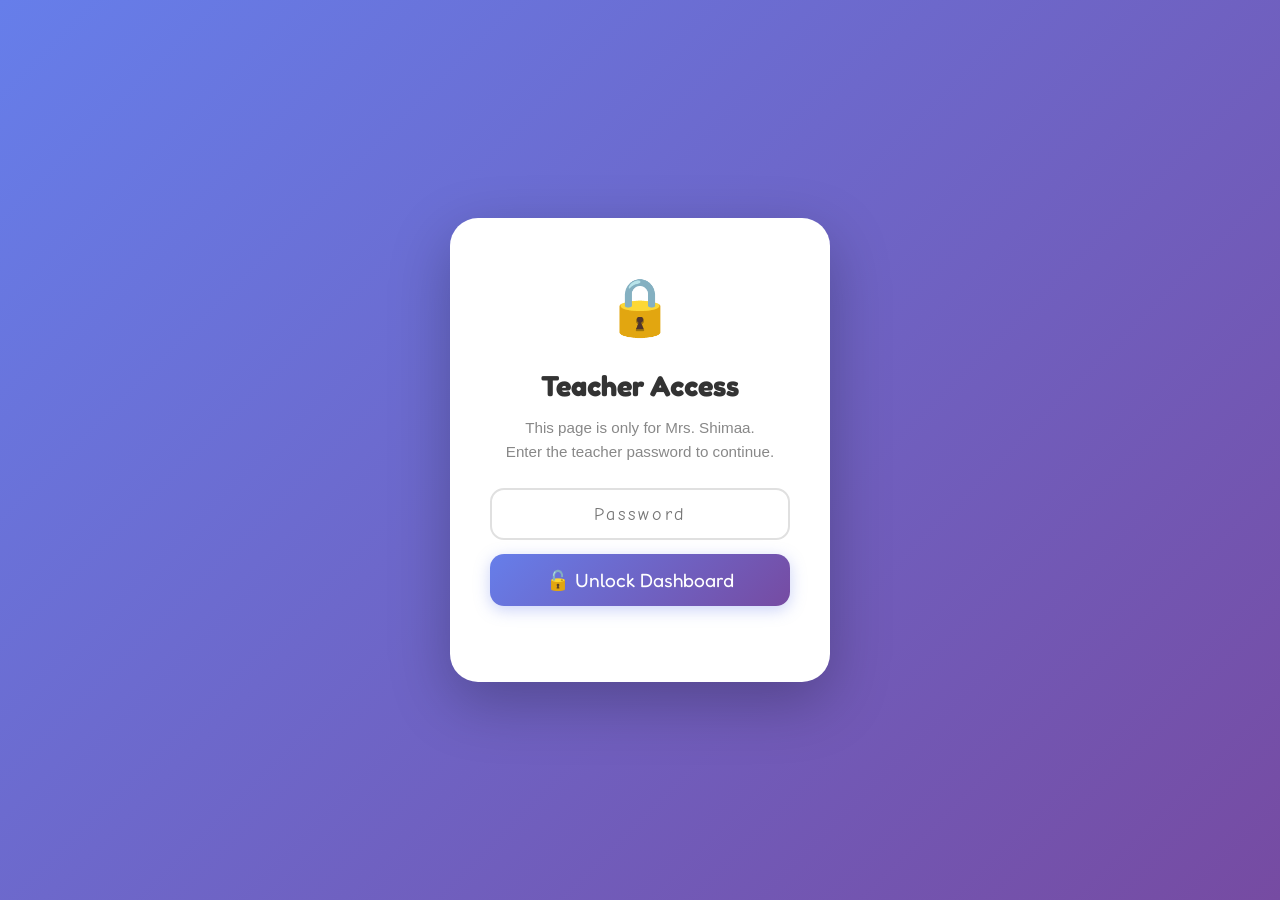
<file: teacher.html>
<!DOCTYPE html>
<html lang="en">
<head>
  <meta charset="UTF-8">
  <!-- Google Analytics -->
  <script async src="https://www.googletagmanager.com/gtag/js?id=G-H8X3QV5TR0"></script>
  <script>
    window.dataLayer = window.dataLayer || [];
    function gtag(){dataLayer.push(arguments);}
    gtag('js', new Date());
    gtag('config', 'G-H8X3QV5TR0');
  </script>
  <meta name="viewport" content="width=device-width, initial-scale=1.0">
  <meta name="description" content="Teacher dashboard for viewing student memory book submissions.">
  <meta property="og:title" content="MATHwzShima - Fun Math for 5th Graders">
  <meta property="og:description" content="Free math materials, quizzes, games, puzzles, and memory book for 5th graders with Mrs. Shimaa.">
  <meta property="og:type" content="website">
  <meta name="twitter:card" content="summary_large_image">
  <meta name="theme-color" content="#667eea">
  <title>Teacher Dashboard - MATHwzShima</title>
  <link rel="icon" href="data:image/svg+xml,<svg xmlns='http://www.w3.org/2000/svg' viewBox='0 0 100 100'><text y='.9em' font-size='90'>&#128466;</text></svg>">
  <link href="https://fonts.googleapis.com/css2?family=Fredoka+One&family=Comic+Neue:wght@400;700&display=swap" rel="stylesheet">
  <link rel="stylesheet" href="css/style.css">
  <style>
    /* ── Password Gate ─────────────────────────────────────── */
    #gate {
      position: fixed; inset: 0;
      background: linear-gradient(135deg, #667eea, #764ba2);
      display: flex; align-items: center; justify-content: center;
      z-index: 9999;
    }
    #gate.hidden { display: none; }
    .gate-card {
      background: #fff; border-radius: 28px;
      padding: 44px 40px; max-width: 380px; width: 90%;
      text-align: center;
      box-shadow: 0 20px 60px rgba(0,0,0,0.25);
    }
    .gate-icon { font-size: 3.5em; margin-bottom: 12px; }
    .gate-card h2 { font-family:'Fredoka One',cursive; font-size:1.8em; color:#333; margin-bottom:6px; }
    .gate-card p  { color:#888; font-size:.95em; margin-bottom:24px; }
    .gate-input {
      width:100%; padding:14px 18px;
      border:2px solid #e0e0e0; border-radius:14px;
      font-family:'Comic Neue',cursive; font-size:1.1em;
      outline:none; text-align:center; letter-spacing:3px;
      margin-bottom:14px; transition:border-color .2s;
    }
    .gate-input:focus { border-color:#667eea; }
    .gate-btn {
      width:100%; padding:14px;
      background:linear-gradient(135deg,#667eea,#764ba2);
      color:#fff; border:none; border-radius:14px;
      font-family:'Fredoka One',cursive; font-size:1.2em;
      cursor:pointer; box-shadow:0 4px 16px rgba(102,126,234,.35);
      transition:transform .2s,box-shadow .2s;
    }
    .gate-btn:hover { transform:translateY(-2px); box-shadow:0 8px 24px rgba(102,126,234,.45); }
    .gate-error { color:#e17055; font-weight:700; font-size:.9em; margin-top:10px; min-height:22px; }

    /* ── Dashboard ──────────────────────────────────────────── */
    #dashboard { display:none; }
    #dashboard.visible { display:block; }

    .dash-wrap { max-width:920px; margin:0 auto; padding:0 20px 60px; }

    /* Stats bar */
    .stats-row {
      display:grid; grid-template-columns:repeat(3,1fr); gap:14px;
      margin-bottom:24px;
    }
    .stat-box {
      background:#fff; border-radius:18px; padding:20px;
      text-align:center; box-shadow:0 4px 16px rgba(0,0,0,.06);
      border-left:5px solid #667eea;
    }
    .stat-box:nth-child(2) { border-left-color:#6bcb77; }
    .stat-box:nth-child(3) { border-left-color:#fbbf24; }
    .stat-num { font-family:'Fredoka One',cursive; font-size:2em; color:#667eea; }
    .stat-box:nth-child(2) .stat-num { color:#6bcb77; }
    .stat-box:nth-child(3) .stat-num { color:#fbbf24; }
    .stat-lbl { font-size:.85em; color:#888; margin-top:2px; }

    /* Toolbar */
    .toolbar {
      display:flex; align-items:center; gap:12px;
      margin-bottom:20px; flex-wrap:wrap;
    }
    .toolbar h3 { font-family:'Fredoka One',cursive; font-size:1.25em; color:#444; flex:1; margin:0; }
    .refresh-btn, .logout-btn {
      padding:10px 22px; border-radius:12px;
      font-family:'Fredoka One',cursive; font-size:.95em;
      cursor:pointer; border:none; transition:all .2s;
    }
    .refresh-btn { background:linear-gradient(135deg,#667eea,#764ba2); color:#fff; }
    .refresh-btn:hover { transform:translateY(-1px); box-shadow:0 4px 14px rgba(102,126,234,.4); }
    .logout-btn { background:#f0f0f0; color:#888; }
    .logout-btn:hover { background:#ffe0e0; color:#e17055; }

    /* Student grid */
    .students-grid {
      display:grid; grid-template-columns:repeat(auto-fill,minmax(250px,1fr));
      gap:16px;
    }
    .s-card {
      background:#fff; border-radius:18px; padding:22px;
      box-shadow:0 4px 16px rgba(0,0,0,.07);
      border:3px solid transparent; cursor:pointer;
      transition:transform .2s, border-color .2s;
    }
    .s-card:hover { transform:translateY(-3px); border-color:#667eea; }
    .s-card.active { border-color:#667eea; background:#f8f7ff; }
    .s-name { font-family:'Fredoka One',cursive; font-size:1.2em; color:#333; margin-bottom:4px; }
    .s-meta { font-size:.82em; color:#aaa; margin-bottom:10px; }
    .s-bar  { height:7px; background:#f0f0f0; border-radius:4px; overflow:hidden; }
    .s-fill { height:100%; background:linear-gradient(90deg,#6bcb77,#4d96ff); border-radius:4px; }
    .s-pct  { font-size:.82em; color:#888; margin-top:5px; }

    /* Empty / loading states */
    .empty-state { text-align:center; padding:60px 20px; color:#bbb; }
    .empty-state .big { font-size:4em; margin-bottom:14px; }
    .empty-state h3 { font-family:'Fredoka One',cursive; color:#ccc; margin-bottom:6px; }
    .loading { text-align:center; padding:40px; color:#999; font-size:1.1em; }

    /* Viewer panel */
    #viewer {
      display:none; background:#fff;
      border-radius:24px; overflow:hidden;
      margin-top:24px;
      box-shadow:0 8px 40px rgba(0,0,0,.1);
    }
    #viewer.show { display:block; }
    .v-hdr {
      background:linear-gradient(135deg,#667eea,#764ba2);
      color:#fff; padding:20px 26px;
      display:flex; align-items:center; justify-content:space-between;
    }
    .v-hdr h3 { font-family:'Fredoka One',cursive; font-size:1.3em; margin:0; }
    .v-hdr .sub { font-size:.88em; opacity:.85; margin-top:2px; }
    .v-close {
      background:rgba(255,255,255,.2); border:none; color:#fff;
      width:36px; height:36px; border-radius:50%;
      font-size:1.2em; cursor:pointer; flex-shrink:0;
      display:flex; align-items:center; justify-content:center;
    }
    .v-tabs {
      display:flex; overflow-x:auto;
      background:#f8f7ff; border-bottom:3px solid #e8eaff;
    }
    .v-tabs button {
      padding:13px 20px; border:none; background:transparent;
      cursor:pointer; font-family:'Fredoka One',cursive;
      font-size:.9em; color:#aaa; white-space:nowrap;
      border-bottom:3px solid transparent; margin-bottom:-3px;
      transition:color .2s;
    }
    .v-tabs button:hover { color:#667eea; }
    .v-tabs button.active { color:#667eea; border-color:#667eea; }
    .v-body { padding:24px; max-height:62vh; overflow-y:auto; }
    .v-sec { display:none; }
    .v-sec.active { display:block; }
    .v-sec h4 { font-family:'Fredoka One',cursive; font-size:1.1em; color:#667eea; margin-bottom:14px; }
    .v-item {
      background:#f8f9ff; border-radius:12px;
      padding:13px 16px; margin-bottom:10px;
      border-left:4px solid #c7d2fe;
    }
    .v-item .q { font-weight:700; color:#555; font-size:.9em; margin-bottom:4px; }
    .v-item .a { color:#333; font-size:1em; white-space:pre-wrap; line-height:1.5; }
    .v-item .stars { color:#fbbf24; font-size:1.2em; letter-spacing:2px; }
    .v-item .pick { display:inline-block; background:#dbeafe; color:#2563eb; padding:4px 14px; border-radius:20px; font-weight:700; }
    .v-item .chk  { display:inline-block; background:#d1fae5; color:#059669; padding:4px 14px; border-radius:20px; }
    .v-none { text-align:center; color:#ccc; padding:30px; }
    .answers-raw {
      background:#fafafa; border:2px dashed #e0e0e0; border-radius:12px;
      padding:16px; font-family:monospace; font-size:.82em;
      line-height:1.6; white-space:pre-wrap; max-height:400px; overflow-y:auto;
      color:#555;
    }

    /* Dashboard section tabs */
    .dash-tabs {
      display:flex; gap:0;
      border-bottom:3px solid #e8eaff;
      margin-bottom:28px;
    }
    .dash-tab-btn {
      font-family:'Fredoka One',cursive; font-size:1.05em;
      padding:13px 28px; border:none; background:transparent;
      cursor:pointer; color:#aaa;
      border-bottom:3px solid transparent; margin-bottom:-3px;
      transition:color .2s; display:flex; align-items:center; gap:7px;
    }
    .dash-tab-btn:hover { color:#667eea; }
    .dash-tab-btn.active { color:#667eea; border-color:#667eea; }
    .dash-tab-btn .badge {
      background:#e17055; color:#fff;
      font-size:.7em; padding:2px 8px;
      border-radius:20px; font-family:'Comic Neue',cursive; font-weight:700;
    }
    .dash-section { display:none; }
    .dash-section.active { display:block; }

    /* Delete button */
    .del-btn {
      background: transparent;
      border: 2px solid #fca5a5;
      color: #e17055;
      border-radius: 10px;
      padding: 5px 12px;
      font-size: .8em;
      cursor: pointer;
      font-family: 'Fredoka One', cursive;
      transition: all .18s;
      flex-shrink: 0;
    }
    .del-btn:hover { background:#fee2e2; border-color:#e17055; }
    .s-card-top { display:flex; justify-content:space-between; align-items:flex-start; }

    /* Message cards */
    .msgs-list { display:flex; flex-direction:column; gap:14px; }
    .msg-card {
      background:#fff; border-radius:18px; padding:20px 22px;
      box-shadow:0 4px 16px rgba(0,0,0,.07);
      border-left:5px solid #a855f7;
    }
    .msg-card.type-question   { border-left-color:#4d96ff; }
    .msg-card.type-hi         { border-left-color:#ffa94d; }
    .msg-card.type-help       { border-left-color:#ff6b9d; }
    .msg-card.type-compliment { border-left-color:#6bcb77; }
    .msg-top {
      display:flex; justify-content:space-between; align-items:flex-start;
      margin-bottom:10px; gap:10px; flex-wrap:wrap;
    }
    .msg-name { font-family:'Fredoka One',cursive; font-size:1.15em; color:#333; }
    .msg-type-badge {
      font-size:.82em; font-weight:700; padding:4px 14px;
      border-radius:20px; background:#ede9fe; color:#6c5ce7; white-space:nowrap;
    }
    .msg-date { font-size:.8em; color:#bbb; margin-top:3px; }
    .msg-body {
      color:#555; line-height:1.65; font-size:.98em;
      white-space:pre-wrap; background:#faf8ff;
      border-radius:10px; padding:12px 14px;
      border:1px solid #ede9fe;
    }

    /* 4-column stats on messages tab */
    .stats-row-4 { grid-template-columns:repeat(4,1fr); }

    /* Reply button */
    .reply-btn {
      background: linear-gradient(135deg,#667eea,#764ba2);
      border: none; color: #fff;
      border-radius: 10px; padding: 5px 14px;
      font-size: .8em; cursor: pointer;
      font-family: 'Fredoka One', cursive;
      transition: all .18s; flex-shrink: 0;
    }
    .reply-btn:hover { transform:translateY(-1px); box-shadow:0 4px 12px rgba(102,126,234,.4); }
    .reply-btn.replied {
      background: #d1fae5; color: #059669;
      border: 2px solid #6bcb77;
    }

    /* Reply box (inside message card) */
    .reply-box {
      margin-top: 14px;
      display: none;
      flex-direction: column;
      gap: 8px;
    }
    .reply-box.open { display: flex; }
    .reply-box textarea {
      font-family: 'Comic Neue', cursive;
      font-size: .95em;
      border: 2px solid #c7d2fe;
      border-radius: 12px;
      padding: 10px 14px;
      resize: vertical;
      min-height: 80px;
      outline: none;
      transition: border-color .2s;
    }
    .reply-box textarea:focus { border-color: #667eea; }
    .reply-emoji-picker {
      display:flex; flex-wrap:wrap; gap:6px;
    }
    .reply-emoji-picker button {
      width:34px; height:34px; border-radius:10px;
      border:2px solid #e8eaff; background:#fff;
      cursor:pointer; font-size:1.1em;
      transition:all .15s;
    }
    .reply-emoji-picker button:hover {
      border-color:#667eea; background:#f8f7ff;
      transform:translateY(-1px);
    }
    .reply-box-actions { display:flex; gap:8px; justify-content:flex-end; }
    .reply-send-btn {
      background: linear-gradient(135deg,#667eea,#764ba2);
      color:#fff; border:none; border-radius:10px;
      padding:8px 20px; font-family:'Fredoka One',cursive;
      font-size:.9em; cursor:pointer; transition:all .18s;
    }
    .reply-send-btn:hover { transform:translateY(-1px); }
    .reply-cancel-btn {
      background:#f0f0f0; color:#888; border:none;
      border-radius:10px; padding:8px 16px;
      font-family:'Fredoka One',cursive; font-size:.9em;
      cursor:pointer; transition:all .18s;
    }
    .reply-cancel-btn:hover { background:#ffe0e0; color:#e17055; }

    /* Existing reply display */
    .existing-reply {
      margin-top: 12px;
      background: #f0fdf4;
      border: 2px solid #bbf7d0;
      border-radius: 12px;
      padding: 10px 14px;
      font-size: .9em;
      color: #065f46;
    }
    .existing-reply .reply-label {
      font-family:'Fredoka One',cursive;
      font-size:.85em; color:#059669; margin-bottom:4px;
    }
    .existing-reply .reply-text { white-space:pre-wrap; line-height:1.55; }

    /* ── Progress tab ──────────────────────────────────── */
    .progress-student-grid {
      display:grid; grid-template-columns:repeat(auto-fill,minmax(280px,1fr)); gap:16px;
    }
    .ps-card {
      background:#fff; border-radius:18px; padding:20px 22px;
      box-shadow:0 4px 16px rgba(0,0,0,.07); cursor:pointer;
      border:3px solid transparent; transition:all .2s;
    }
    .ps-card:hover { border-color:#6bcb77; transform:translateY(-2px); }
    .ps-card.active { border-color:#6bcb77; background:#f0fdf4; }
    .ps-top { display:flex; align-items:center; gap:12px; margin-bottom:12px; }
    .ps-avatar {
      width:42px; height:42px; border-radius:50%;
      object-fit:cover; border:2px solid #6bcb77; flex-shrink:0;
    }
    .ps-avatar-ph {
      width:42px; height:42px; border-radius:50%;
      background:#6bcb77; color:#fff; display:flex;
      align-items:center; justify-content:center;
      font-family:'Fredoka One',cursive; font-size:1.2em; flex-shrink:0;
    }
    .ps-name { font-family:'Fredoka One',cursive; font-size:1.1em; color:#333; }
    .ps-email { font-size:.78em; color:#aaa; margin-top:2px; }
    .ps-stats { display:flex; gap:10px; font-size:.82em; color:#888; flex-wrap:wrap; }
    .ps-stat-val { font-family:'Fredoka One',cursive; color:#333; font-size:1.2em; }
    .ps-lessons { margin-top:12px; display:flex; flex-wrap:wrap; gap:6px; }
    .ps-lesson-chip {
      font-size:.75em; padding:3px 10px; border-radius:20px; font-weight:700;
    }
    .chip-green  { background:#d1fae5; color:#065f46; }
    .chip-yellow { background:#fef9c3; color:#92400e; }
    .chip-red    { background:#fee2e2; color:#991b1b; }
    .progress-insights {
      display:none; grid-template-columns:repeat(4,1fr); gap:12px;
      margin-bottom:18px;
    }
    .progress-insights.show { display:grid; }
    .pi-card {
      background:#fff; border-radius:16px; padding:16px;
      box-shadow:0 4px 16px rgba(0,0,0,.06);
      border-left:5px solid #6bcb77;
    }
    .pi-card:nth-child(2) { border-left-color:#fbbf24; }
    .pi-card:nth-child(3) { border-left-color:#ff6b9d; }
    .pi-card:nth-child(4) { border-left-color:#4d96ff; }
    .pi-num { font-family:'Fredoka One',cursive; font-size:1.65em; color:#333; }
    .pi-label { color:#888; font-size:.78em; font-weight:700; margin-top:2px; }
    .pi-sub { color:#aaa; font-size:.75em; margin-top:4px; }
    .ps-attention {
      display:inline-block; margin-top:8px; padding:4px 10px;
      border-radius:20px; background:#fee2e2; color:#991b1b;
      font-size:.74em; font-weight:800;
    }
    .ps-attention.ok { background:#d1fae5; color:#065f46; }
    .ps-attention.watch { background:#fef9c3; color:#92400e; }
    .ps-last-seen { color:#aaa; font-size:.76em; margin-top:2px; }

    /* Student detail panel */
    #progressViewer {
      display:none; background:#fff; border-radius:24px;
      box-shadow:0 8px 40px rgba(0,0,0,.10); margin-top:20px; overflow:hidden;
    }
    #progressViewer.show { display:block; }
    .pv-hdr {
      background:linear-gradient(135deg,#6bcb77,#4d96ff);
      color:#fff; padding:18px 24px;
      display:flex; align-items:center; justify-content:space-between;
    }
    .pv-hdr h3 { font-family:'Fredoka One',cursive; font-size:1.25em; margin:0; }
    .pv-close {
      background:rgba(255,255,255,.25); border:none; color:#fff;
      width:34px; height:34px; border-radius:50%; font-size:1.1em;
      cursor:pointer; display:flex; align-items:center; justify-content:center;
    }
    .pv-body { padding:22px; }
    .pv-lesson-row {
      display:flex; align-items:center; gap:14px;
      padding:12px 0; border-bottom:1px solid #f0f0f0; flex-wrap:wrap;
    }
    .pv-lesson-row:last-child { border-bottom:none; }
    .pv-lesson-title { font-weight:700; color:#333; flex:1; min-width:140px; font-size:.95em; }
    .pv-bar-wrap { flex:2; min-width:100px; height:10px; background:#f0f0f0; border-radius:5px; overflow:hidden; }
    .pv-bar-fill { height:100%; border-radius:5px; transition:width .5s ease; }
    .pv-pct { font-family:'Fredoka One',cursive; font-size:1em; min-width:44px; text-align:right; }
    .pv-meta { font-size:.78em; color:#bbb; white-space:nowrap; }
    .pv-summary {
      display:grid; grid-template-columns:repeat(4,1fr); gap:10px;
      margin-bottom:16px;
    }
    .pv-sum {
      background:#f8f9ff; border-radius:14px; padding:12px; text-align:center;
    }
    .pv-sum b { display:block; font-family:'Fredoka One',cursive; color:#6c5ce7; font-size:1.25em; }
    .pv-sum span { color:#888; font-size:.76em; font-weight:700; }
    .pv-note {
      background:#fffbeb; border:2px solid #fde68a; color:#92400e;
      border-radius:14px; padding:12px 14px; margin-bottom:16px;
      font-weight:700; line-height:1.45;
    }

    @media (max-width:600px) {
      .stats-row { grid-template-columns:1fr 1fr; }
      .stats-row .stat-box:last-child { grid-column:span 2; }
      .stats-row-4 { grid-template-columns:1fr 1fr; }
      .progress-insights, .progress-insights.show { grid-template-columns:1fr 1fr; }
      .pv-summary { grid-template-columns:1fr 1fr; }
      .dash-wrap { padding:0 12px 40px; }
      .dash-tab-btn { padding:11px 16px; font-size:.95em; }
    }
  </style>
</head>
<body>

  <!-- ─── PASSWORD GATE ─────────────────────────────────────── -->
  <div id="gate">
    <div class="gate-card">
      <div class="gate-icon">&#128274;</div>
      <h2>Teacher Access</h2>
      <p>This page is only for Mrs. Shimaa.<br>Enter the teacher password to continue.</p>
      <input id="pwInput" class="gate-input" type="password"
             placeholder="Password" maxlength="40"
             onkeydown="if(event.key==='Enter') checkPassword()">
      <button class="gate-btn" onclick="checkPassword()">&#128275; Unlock Dashboard</button>
      <div class="gate-error" id="gateError"></div>
    </div>
  </div>

  <!-- ─── MAIN DASHBOARD ────────────────────────────────────── -->
  <div id="dashboard">
    <a href="#main-content" class="skip-link">Skip to content</a>
    <header data-section="teacher">
      <h1>MATHwzShima</h1>
      <p>Fun Math for 5th Graders with Mrs. Shimaa</p>
    </header>
    <nav>
      <ul>
        <li><a href="index.html">Home</a></li>
      <li><a href="about.html">About</a></li>
        <li><a href="materials.html">Materials</a></li>
        <li><a href="practices.html">Practices</a></li>
        <li><a href="quizzes.html">Quizzes</a></li>
        <li><a href="games.html">Games</a></li>
        <li><a href="puzzles.html">Puzzles</a></li>
        <li><a href="gallery.html">Gallery</a></li>
        <li><a href="memory-book.html">Memory Book 2025/2026</a></li>
        <li><a href="ask.html">&#128236; Ask Mrs. Shimaa</a></li>
        <li><a href="teacher.html" class="teacher-link active">&#128274; Teacher</a></li>
      </ul>
    </nav>

    <main id="main-content">
      <div class="page-header">
        <h2>&#128214; Teacher Dashboard</h2>
        <p>Memory Books &amp; Messages — live from Firebase</p>
      </div>

      <div class="dash-wrap">

        <!-- Section tabs -->
        <div class="dash-tabs">
          <button class="dash-tab-btn active" id="tabBtnBooks"    onclick="switchDashTab('books')">&#128214; Memory Books</button>
          <button class="dash-tab-btn"         id="tabBtnMsgs"    onclick="switchDashTab('messages')">&#128236; Messages <span class="badge" id="msgBadge" style="display:none">0</span></button>
          <button class="dash-tab-btn"         id="tabBtnProgress" onclick="switchDashTab('progress')">&#128200; Progress</button>
        </div>

        <!-- ── MEMORY BOOKS SECTION ── -->
        <div class="dash-section active" id="section-books">
          <div class="stats-row" id="statsRow">
            <div class="stat-box"><div class="stat-num" id="statTotal">—</div><div class="stat-lbl">Total Submissions</div></div>
            <div class="stat-box"><div class="stat-num" id="statAvg">—</div><div class="stat-lbl">Avg Completion</div></div>
            <div class="stat-box"><div class="stat-num" id="statDone">—</div><div class="stat-lbl">100% Complete</div></div>
          </div>
          <div class="toolbar">
            <h3>&#128101; Student Submissions</h3>
            <button class="refresh-btn" onclick="loadSubmissions()">&#128260; Refresh</button>
            <button class="logout-btn" onclick="logout()">&#128274; Lock</button>
          </div>
          <div id="studentsGrid"></div>
          <div id="viewer"></div>
        </div>

        <!-- ── MESSAGES SECTION ── -->
        <div class="dash-section" id="section-messages">
          <div class="stats-row" id="msgStatsRow">
            <div class="stat-box" style="border-left-color:#a855f7;"><div class="stat-num" style="color:#a855f7;" id="statMsgTotal">—</div><div class="stat-lbl">Total Messages</div></div>
            <div class="stat-box" style="border-left-color:#4d96ff;"><div class="stat-num" style="color:#4d96ff;" id="statMsgQuestions">—</div><div class="stat-lbl">Questions</div></div>
            <div class="stat-box" style="border-left-color:#ff6b9d;"><div class="stat-num" style="color:#ff6b9d;" id="statMsgHelp">—</div><div class="stat-lbl">Need Help</div></div>
          </div>
          <div class="toolbar">
            <h3>&#128172; Student Messages</h3>
            <button class="refresh-btn" onclick="loadMessages()">&#128260; Refresh</button>
            <button class="logout-btn" onclick="logout()">&#128274; Lock</button>
          </div>
          <div id="messagesGrid"></div>
        </div>

        <!-- ── PROGRESS SECTION ── -->
        <div class="dash-section" id="section-progress">
          <div class="toolbar">
            <h3>&#128200; Student Practice Progress</h3>
            <button class="refresh-btn" onclick="loadProgress()">&#128260; Refresh</button>
            <button class="logout-btn"  onclick="logout()">&#128274; Lock</button>
          </div>
          <div class="progress-insights" id="progressInsights"></div>
          <div id="progressGrid"></div>
          <div id="progressViewer"></div>
        </div>

      </div>
    </main>

    <footer>
      &copy; 2026 MATHwzShima - Made with love for 5th grade mathematicians
    </footer>
  </div>

  <script src="js/main.js"></script>
  <script>
    // ─── CONFIG ──────────────────────────────────────────────────────────────
    const TEACHER_PASSWORD = 'shimaa2026';           // change if you like
    const FIREBASE_DB_URL  = 'https://mathwzshima-32042-default-rtdb.firebaseio.com';
    // ─────────────────────────────────────────────────────────────────────────

    /* ── Auth ── */
    function checkPassword() {
      const input = document.getElementById('pwInput');
      const error = document.getElementById('gateError');
      if (input.value === TEACHER_PASSWORD) {
        sessionStorage.setItem('teacher_auth', TEACHER_PASSWORD);
        showDashboard();
      } else {
        error.textContent = '❌ Wrong password. Try again.';
        input.value = '';
        input.style.borderColor = '#e17055';
        setTimeout(function() { input.style.borderColor = '#e0e0e0'; }, 1500);
      }
    }
    function showDashboard() {
      document.getElementById('gate').classList.add('hidden');
      document.getElementById('dashboard').classList.add('visible');
      loadSubmissions();
      loadMessages();
    }

    /* ── Dashboard tab switcher ── */
    function switchDashTab(tab) {
      document.querySelectorAll('.dash-tab-btn').forEach(function(b){ b.classList.remove('active'); });
      document.querySelectorAll('.dash-section').forEach(function(s){ s.classList.remove('active'); });
      if (tab === 'books') {
        document.getElementById('tabBtnBooks').classList.add('active');
        document.getElementById('section-books').classList.add('active');
      } else if (tab === 'messages') {
        document.getElementById('tabBtnMsgs').classList.add('active');
        document.getElementById('section-messages').classList.add('active');
        document.getElementById('msgBadge').style.display = 'none';
      } else if (tab === 'progress') {
        document.getElementById('tabBtnProgress').classList.add('active');
        document.getElementById('section-progress').classList.add('active');
        loadProgress();
      }
    }
    function logout() {
      sessionStorage.removeItem('teacher_auth');
      document.getElementById('gate').classList.remove('hidden');
      document.getElementById('dashboard').classList.remove('visible');
      document.getElementById('pwInput').value = '';
      closeViewer();
    }
    if (sessionStorage.getItem('teacher_auth') === TEACHER_PASSWORD) showDashboard();
    document.getElementById('pwInput').addEventListener('keydown', function(e) {
      if (e.key === 'Enter') checkPassword();
    });

    /* ── Firebase loader ── */
    var allSubmissions = [];

    function loadSubmissions() {
      var grid = document.getElementById('studentsGrid');

      if (!FIREBASE_DB_URL || FIREBASE_DB_URL.includes('PASTE_YOUR_FIREBASE')) {
        grid.innerHTML = '<div class="empty-state"><div class="big">&#9888;</div><h3>Firebase not configured yet</h3><p>Paste your Firebase Realtime Database URL into both memory-book.html and teacher.html.</p></div>';
        return;
      }

      grid.innerHTML = '<div class="students-grid">' + Array(6).fill('<div class="s-card"><div class="skeleton skeleton-title"></div><div class="skeleton skeleton-text" style="width:40%;"></div><div class="skeleton" style="height:8px;margin-top:12px;"></div></div>').join('') + '</div>';
      closeViewer();

      fetch(FIREBASE_DB_URL.replace(/\/$/, '') + '/submissions.json')
        .then(function(res) {
          if (!res.ok) throw new Error('HTTP ' + res.status);
          return res.json();
        })
        .then(function(data) {
          if (!data) {
            allSubmissions = [];
          } else {
            // Firebase returns an object { key: submission }
            allSubmissions = Object.entries(data).map(function(entry) {
              var sub = entry[1];
              sub._fbKey = entry[0];
              return sub;
            });
            // Sort newest first
            allSubmissions.sort(function(a, b) {
              return new Date(b.submittedAt || 0) - new Date(a.submittedAt || 0);
            });
          }
          renderGrid();
        })
        .catch(function(err) {
          grid.innerHTML = '<div class="empty-state"><div class="big">&#128561;</div><h3>Could not load submissions</h3><p>Make sure Firebase is set up correctly.<br><small style="color:#ccc">' + err.message + '</small></p></div>';
          console.error(err);
        });
    }

    function renderGrid() {
      var grid = document.getElementById('studentsGrid');

      // Update stats
      var total = allSubmissions.length;
      var avg   = total ? Math.round(allSubmissions.reduce(function(s,r){ return s + (parseInt(r.completion)||0); }, 0) / total) : 0;
      var done  = allSubmissions.filter(function(r){ return parseInt(r.completion) >= 100; }).length;
      document.getElementById('statTotal').textContent = total;
      document.getElementById('statAvg').textContent   = total ? avg + '%' : '—';
      document.getElementById('statDone').textContent  = total;

      if (total === 0) {
        grid.innerHTML = '<div class="empty-state"><div class="big">&#128214;</div><h3>No submissions yet</h3><p>Waiting for students to click "Submit to Teacher" in the Memory Book.</p></div>';
        return;
      }

      var html = '<div class="students-grid">';
      allSubmissions.forEach(function(sub, i) {
        var pct  = parseInt(sub.completion) || 0;
        var date = sub.submittedAt ? new Date(sub.submittedAt).toLocaleDateString('en-US',{month:'short',day:'numeric',hour:'2-digit',minute:'2-digit'}) : '';
        html += '<div class="s-card" id="sc'+i+'" onclick="showStudent('+i+')">';
        html += '<div class="s-card-top">';
        html += '<div class="s-name">&#128100; ' + esc(sub.studentName || 'Anonymous') + '</div>';
        html += '<button class="del-btn" onclick="event.stopPropagation();deleteSubmission(\''+sub._fbKey+'\',\''+esc(sub.studentName||'Anonymous')+'\')">🗑 Delete</button>';
        html += '</div>';
        html += '<div class="s-meta">' + date + '</div>';
        html += '<div class="s-bar"><div class="s-fill" style="width:'+pct+'%"></div></div>';
        html += '<div class="s-pct">' + pct + '% complete</div>';
        html += '</div>';
      });
      html += '</div>';
      grid.innerHTML = html;
    }

    /* ── Viewer ── */
    function showStudent(idx) {
      var sub = allSubmissions[idx];
      // Highlight card
      document.querySelectorAll('.s-card').forEach(function(c){ c.classList.remove('active'); });
      var card = document.getElementById('sc' + idx);
      if (card) { card.classList.add('active'); card.scrollIntoView({ behavior:'smooth', block:'nearest' }); }

      var viewer  = document.getElementById('viewer');
      var name    = sub.studentName || 'Anonymous';
      var pct     = parseInt(sub.completion) || 0;
      var date    = sub.submittedAt ? new Date(sub.submittedAt).toLocaleString() : '';
      var sections = sub.sections || {};
      var keys    = Object.keys(sections);

      var html = '<div class="v-hdr">';
      html += '<div><h3>&#128100; ' + esc(name) + '\'s Memory Book</h3>';
      html += '<div class="sub">' + pct + '% complete &middot; ' + date + '</div></div>';
      html += '<div style="display:flex;gap:8px;align-items:center;">';
      html += '<button class="del-btn" style="border-color:rgba(255,255,255,.5);color:#fff;" onclick="deleteSubmission(\''+sub._fbKey+'\',\''+esc(name)+'\')">🗑 Delete</button>';
      html += '<button class="v-close" onclick="closeViewer()" title="Close">&#10005;</button>';
      html += '</div></div>';

      if (keys.length === 0) {
        // Fallback: show raw answers text
        html += '<div class="v-body"><div class="answers-raw">' + esc(sub.answers || '(No answers found)') + '</div></div>';
        viewer.innerHTML = html;
        viewer.classList.add('show');
        viewer.scrollIntoView({ behavior:'smooth', block:'start' });
        return;
      }

      // Tab buttons
      html += '<div class="v-tabs">';
      keys.forEach(function(key, i) {
        html += '<button class="' + (i===0?'active':'') + '" onclick="switchTab(this,\'vt'+i+'\')">' + esc(key) + '</button>';
      });
      html += '</div>';

      // Tab content
      html += '<div class="v-body">';
      keys.forEach(function(key, i) {
        html += '<div class="v-sec' + (i===0?' active':'') + '" id="vt'+i+'">';
        html += '<h4>' + esc(key) + '</h4>';
        var items = sections[key];
        if (!items || (Array.isArray(items) && items.length === 0)) {
          html += '<div class="v-none">Nothing filled in</div>';
        } else if (typeof items === 'string') {
          html += '<div class="v-item"><div class="a">' + esc(items) + '</div></div>';
        } else if (Array.isArray(items) && typeof items[0] === 'string') {
          items.forEach(function(it) {
            html += '<div class="v-item"><div class="a">' + esc(it) + '</div></div>';
          });
        } else if (Array.isArray(items)) {
          items.forEach(function(it) {
            if (it.type === 'rating') {
              html += '<div class="v-item"><div class="q">' + esc(it.label||'') + '</div><div class="a"><span class="stars">' + (it.stars || '⭐'.repeat(it.value||0)) + '</span></div></div>';
            } else if (it.type === 'choice') {
              html += '<div class="v-item"><div class="q">' + esc(it.label||'') + '</div><div class="a"><span class="pick">' + esc(it.value||'') + '</span></div></div>';
            } else if (it.type === 'checkbox') {
              html += '<div class="v-item"><div class="a"><span class="chk">&#10003; ' + esc(it.value||'') + '</span></div></div>';
            } else {
              html += '<div class="v-item"><div class="q">' + esc(it.label||'Answer') + '</div><div class="a">' + esc(it.value||'') + '</div></div>';
            }
          });
        }
        html += '</div>';
      });
      html += '</div>';

      viewer.innerHTML = html;
      viewer.classList.add('show');
      viewer.scrollIntoView({ behavior:'smooth', block:'start' });
    }

    function switchTab(btn, secId) {
      btn.closest('.v-tabs').querySelectorAll('button').forEach(function(b){ b.classList.remove('active'); });
      document.querySelectorAll('.v-sec').forEach(function(s){ s.classList.remove('active'); });
      btn.classList.add('active');
      var sec = document.getElementById(secId);
      if (sec) sec.classList.add('active');
    }

    function closeViewer() {
      var v = document.getElementById('viewer');
      v.classList.remove('show');
      v.innerHTML = '';
      document.querySelectorAll('.s-card').forEach(function(c){ c.classList.remove('active'); });
    }

    function esc(s) {
      if (!s) return '';
      var d = document.createElement('div');
      d.textContent = String(s);
      return d.innerHTML;
    }

    /* ── Delete functions ── */
    function deleteSubmission(key, name) {
      if (!confirm('Delete ' + name + '\'s Memory Book submission?\n\nThis cannot be undone.')) return;
      fetch(FIREBASE_DB_URL.replace(/\/$/, '') + '/submissions/' + key + '.json', { method: 'DELETE' })
        .then(function(res) {
          if (!res.ok) throw new Error('HTTP ' + res.status);
          closeViewer();
          loadSubmissions();
        })
        .catch(function(err) { alert('Could not delete: ' + err.message); });
    }

    function deleteMessage(key, name) {
      if (!confirm('Delete this message from ' + name + '?\n\nThis cannot be undone.')) return;
      fetch(FIREBASE_DB_URL.replace(/\/$/, '') + '/messages/' + key + '.json', { method: 'DELETE' })
        .then(function(res) {
          if (!res.ok) throw new Error('HTTP ' + res.status);
          loadMessages();
        })
        .catch(function(err) { alert('Could not delete: ' + err.message); });
    }

    /* ── Messages loader ── */
    var allMessages = [];

    function loadMessages() {
      var grid = document.getElementById('messagesGrid');
      if (!FIREBASE_DB_URL || FIREBASE_DB_URL.includes('PASTE_YOUR_FIREBASE')) {
        grid.innerHTML = '<div class="empty-state"><div class="big">&#9888;</div><h3>Firebase not configured yet</h3></div>';
        return;
      }
      grid.innerHTML = '<div class="msgs-list">' + Array(4).fill('<div class="msg-card" style="opacity:0.5;"><div class="skeleton skeleton-title" style="width:30%;"></div><div class="skeleton skeleton-text"></div><div class="skeleton skeleton-text" style="width:70%;"></div></div>').join('') + '</div>';

      fetch(FIREBASE_DB_URL.replace(/\/$/, '') + '/messages.json')
        .then(function(res) {
          if (!res.ok) throw new Error('HTTP ' + res.status);
          return res.json();
        })
        .then(function(data) {
          if (!data) {
            allMessages = [];
          } else {
            allMessages = Object.entries(data).map(function(entry) {
              var m = entry[1]; m._fbKey = entry[0]; return m;
            });
            allMessages.sort(function(a, b) {
              return new Date(b.sentAt || 0) - new Date(a.sentAt || 0);
            });
          }
          renderMessages();
        })
        .catch(function(err) {
          grid.innerHTML = '<div class="empty-state"><div class="big">&#128561;</div><h3>Could not load messages</h3><p><small>' + err.message + '</small></p></div>';
        });
    }

    function renderMessages() {
      var grid = document.getElementById('messagesGrid');
      var total     = allMessages.length;
      var questions = allMessages.filter(function(m){ return (m.messageType||'').includes('Question'); }).length;
      var help      = allMessages.filter(function(m){ return (m.messageType||'').includes('help'); }).length;
      var replied   = allMessages.filter(function(m){ return !!m.reply; }).length;

      document.getElementById('statMsgTotal').textContent     = total;
      document.getElementById('statMsgQuestions').textContent = questions;
      document.getElementById('statMsgHelp').textContent      = help;

      // Update badge — only count unreplied messages
      var unreplied = total - replied;
      var badge = document.getElementById('msgBadge');
      if (unreplied > 0) {
        badge.textContent = unreplied;
        badge.style.display = '';
      } else {
        badge.style.display = 'none';
      }

      if (total === 0) {
        grid.innerHTML = '<div class="empty-state"><div class="big">&#128236;</div><h3>No messages yet</h3><p>Waiting for students to use the "Ask Mrs. Shimaa" page.</p></div>';
        return;
      }

      var typeClass = { 'Question':'type-question', 'hi':'type-hi', 'help':'type-help', 'compliment':'type-compliment' };

      var html = '<div class="msgs-list">';
      allMessages.forEach(function(msg) {
        var rawType = msg.messageType || '💬 General';
        var tClass  = '';
        Object.keys(typeClass).forEach(function(k){ if (rawType.toLowerCase().includes(k.toLowerCase())) tClass = typeClass[k]; });
        var date = msg.sentAt ? new Date(msg.sentAt).toLocaleString('en-US',{month:'short',day:'numeric',hour:'2-digit',minute:'2-digit'}) : '';
        var hasReply = !!msg.reply;
        var safeKey = msg._fbKey;

        html += '<div class="msg-card ' + tClass + '" id="msgcard-' + safeKey + '">';
        html += '<div class="msg-top">';
        html += '<div><div class="msg-name">&#128100; ' + esc(msg.studentName || 'Anonymous') + '</div>';
        html += '<div class="msg-date">' + date + '</div></div>';
        html += '<div style="display:flex;gap:8px;align-items:center;flex-shrink:0;flex-wrap:wrap;">';
        html += '<span class="msg-type-badge">' + esc(rawType) + '</span>';
        if (hasReply) {
          html += '<button class="reply-btn replied" onclick="toggleReplyBox(\'' + safeKey + '\')">✅ Replied</button>';
        } else {
          html += '<button class="reply-btn" onclick="toggleReplyBox(\'' + safeKey + '\')">💬 Reply</button>';
        }
        html += '<button class="del-btn" onclick="deleteMessage(\'' + safeKey + '\',\'' + esc(msg.studentName||'Anonymous') + '\')">🗑 Delete</button>';
        html += '</div>';
        html += '</div>';

        html += '<div class="msg-body">' + esc(msg.message || '') + '</div>';
        if (msg.checkCode) {
          html += '<div style="margin-top:8px;font-size:.82em;color:#bbb;">🔑 Student\'s code: <span style="font-family:monospace;letter-spacing:3px;color:#a78bfa;font-weight:700;font-size:1.1em;">' + esc(msg.checkCode) + '</span></div>';
        } else {
          html += '<div style="margin-top:8px;font-size:.8em;background:#fef9c3;border:1px solid #fde68a;border-radius:8px;padding:6px 10px;color:#92400e;">⚠️ No code — sent before the code system. Tell the student your reply in person, or ask them to send a new message.</div>';
        }

        // Show existing reply
        if (hasReply) {
          var rDate = msg.repliedAt ? new Date(msg.repliedAt).toLocaleString('en-US',{month:'short',day:'numeric',hour:'2-digit',minute:'2-digit'}) : '';
          html += '<div class="existing-reply" id="existing-' + safeKey + '">';
          html += '<div class="reply-label">✏️ Mrs. Shimaa replied · ' + rDate + '</div>';
          html += '<div class="reply-text">' + esc(msg.reply) + '</div>';
          html += '</div>';
        }

        // Reply box (hidden by default)
        html += '<div class="reply-box" id="replybox-' + safeKey + '">';
        html += '<textarea id="replytxt-' + safeKey + '" placeholder="Type your reply to ' + esc(msg.studentName||'this student') + '…" rows="3">' + (hasReply ? esc(msg.reply) : '') + '</textarea>';
        html += '<div class="reply-emoji-picker" aria-label="Add emoji to reply">';
        ['😊','💛','👍','🎉','🙏','⭐'].forEach(function(emoji) {
          html += '<button type="button" onclick="insertEmojiIntoReply(\'' + safeKey + '\',\'' + emoji + '\')" aria-label="Add emoji">' + emoji + '</button>';
        });
        html += '</div>';
        html += '<div class="reply-box-actions">';
        html += '<button class="reply-cancel-btn" onclick="toggleReplyBox(\'' + safeKey + '\')">Cancel</button>';
        html += '<button class="reply-send-btn" onclick="sendReply(\'' + safeKey + '\',\'' + esc(msg.studentName||'Anonymous') + '\')">📨 Send Reply</button>';
        html += '</div>';
        html += '</div>';

        html += '</div>';
      });
      html += '</div>';
      grid.innerHTML = html;
    }

    function toggleReplyBox(key) {
      var box = document.getElementById('replybox-' + key);
      if (!box) return;
      box.classList.toggle('open');
      if (box.classList.contains('open')) {
        var ta = document.getElementById('replytxt-' + key);
        if (ta) { ta.focus(); ta.setSelectionRange(ta.value.length, ta.value.length); }
      }
    }

    function insertEmojiIntoReply(key, emoji) {
      var ta = document.getElementById('replytxt-' + key);
      if (!ta) return;
      var start = ta.selectionStart || ta.value.length;
      var end = ta.selectionEnd || ta.value.length;
      ta.value = ta.value.slice(0, start) + emoji + ta.value.slice(end);
      ta.focus();
      var pos = start + emoji.length;
      ta.setSelectionRange(pos, pos);
    }

    function sendReply(key, studentName) {
      var ta = document.getElementById('replytxt-' + key);
      if (!ta) return;
      var replyText = ta.value.trim();
      if (!replyText) { ta.focus(); ta.style.borderColor='#e17055'; setTimeout(function(){ ta.style.borderColor=''; },1500); return; }

      var sendBtn = ta.parentElement.querySelector('.reply-send-btn');
      sendBtn.disabled = true;
      sendBtn.textContent = '⏳ Sending…';

      var payload = { reply: replyText, repliedAt: new Date().toISOString() };

      fetch(FIREBASE_DB_URL.replace(/\/$/, '') + '/messages/' + key + '.json', {
        method: 'PATCH',
        headers: { 'Content-Type': 'application/json; charset=UTF-8' },
        body: JSON.stringify(payload)
      })
      .then(function(res) {
        if (!res.ok) throw new Error('HTTP ' + res.status);
        // Update local data
        var msg = allMessages.find(function(m){ return m._fbKey === key; });
        if (msg) { msg.reply = replyText; msg.repliedAt = payload.repliedAt; }
        loadMessages(); // re-render
      })
      .catch(function(err) {
        alert('Could not send reply: ' + err.message);
        sendBtn.disabled = false;
        sendBtn.textContent = '📨 Send Reply';
      });
    }
    /* ── Progress loader ── */
    function loadProgress() {
      var grid = document.getElementById('progressGrid');
      var insights = document.getElementById('progressInsights');
      if (insights) { insights.classList.remove('show'); insights.innerHTML = ''; }
      grid.innerHTML = '<div class="progress-student-grid">' + Array(6).fill('<div class="ps-card"><div class="skeleton skeleton-title"></div><div class="skeleton skeleton-text" style="width:50%;"></div><div class="skeleton" style="height:8px;margin-top:10px;"></div></div>').join('') + '</div>';
      document.getElementById('progressViewer').classList.remove('show');

      fetch(FIREBASE_DB_URL.replace(/\/$/, '') + '/progress.json')
        .then(function(res) { if (!res.ok) throw new Error('HTTP ' + res.status); return res.json(); })
        .then(function(data) { renderProgress(data); })
        .catch(function(err) {
          grid.innerHTML = '<div class="empty-state"><div class="big">😕</div><h3>Could not load progress</h3><p><small>' + err.message + '</small></p></div>';
        });
    }

    function progressStats(lessons) {
      var keys = Object.keys(lessons || {});
      var totAns = keys.reduce(function(s,k){ return s + (lessons[k].totalAnswered || 0); }, 0);
      var totCorr = keys.reduce(function(s,k){ return s + (lessons[k].totalCorrect || 0); }, 0);
      var sessions = keys.reduce(function(s,k){ return s + (lessons[k].sessions || 0); }, 0);
      var overall = totAns > 0 ? Math.round((totCorr / totAns) * 100) : 0;
      var lowTopics = keys.filter(function(k){ return (lessons[k].bestScore || 0) < 70; }).length;
      var mastered = keys.filter(function(k){ return (lessons[k].bestScore || 0) >= 90; }).length;
      var lastPlayed = keys.reduce(function(latest,k) {
        var t = lessons[k].lastPlayed ? new Date(lessons[k].lastPlayed).getTime() : 0;
        return Math.max(latest, t);
      }, 0);
      return { keys:keys, totAns:totAns, totCorr:totCorr, sessions:sessions, overall:overall, lowTopics:lowTopics, mastered:mastered, lastPlayed:lastPlayed };
    }

    function daysSince(timestamp) {
      if (!timestamp) return 999;
      var now = new Date();
      var then = new Date(timestamp);
      return Math.floor((now - then) / 86400000);
    }

    function attentionLabel(student) {
      var inactive = daysSince(student.lastPlayed) >= 7;
      if (student.totAns === 0) return { text:'No practice yet', cls:'' };
      if (student.overall < 60 || student.lowTopics >= 2) return { text:'Needs help', cls:'' };
      if (inactive || student.overall < 75) return { text:'Watch', cls:'watch' };
      return { text:'On track', cls:'ok' };
    }

    function renderProgressInsights(students) {
      var el = document.getElementById('progressInsights');
      if (!el) return;
      var total = students.length;
      var activeWeek = students.filter(function(s){ return daysSince(s.lastPlayed) <= 6; }).length;
      var needsHelp = students.filter(function(s){ return attentionLabel(s).text === 'Needs help'; }).length;
      var totalAnswered = students.reduce(function(sum,s){ return sum + s.totAns; }, 0);
      var topicTotals = {};
      students.forEach(function(s) {
        Object.keys(s.lessons).forEach(function(k) {
          var l = s.lessons[k];
          topicTotals[k] = topicTotals[k] || { title:l.title || k, attempts:0, correct:0 };
          topicTotals[k].attempts += l.totalAnswered || 0;
          topicTotals[k].correct += l.totalCorrect || 0;
        });
      });
      var weakest = Object.keys(topicTotals)
        .filter(function(k){ return topicTotals[k].attempts >= 5; })
        .map(function(k) {
          var t = topicTotals[k];
          return { title:t.title, pct:t.attempts ? Math.round((t.correct / t.attempts) * 100) : 0 };
        })
        .sort(function(a,b){ return a.pct - b.pct; })[0];
      el.innerHTML =
        '<div class="pi-card"><div class="pi-num">' + total + '</div><div class="pi-label">Students</div><div class="pi-sub">with practice data</div></div>' +
        '<div class="pi-card"><div class="pi-num">' + activeWeek + '</div><div class="pi-label">Active This Week</div><div class="pi-sub">signed in and practiced</div></div>' +
        '<div class="pi-card"><div class="pi-num">' + needsHelp + '</div><div class="pi-label">Need Help</div><div class="pi-sub">low accuracy or multiple weak topics</div></div>' +
        '<div class="pi-card"><div class="pi-num">' + totalAnswered + '</div><div class="pi-label">Questions Answered</div><div class="pi-sub">' + (weakest ? 'Review: ' + esc(weakest.title) + ' (' + weakest.pct + '%)' : 'No topic trend yet') + '</div></div>';
      el.classList.add('show');
    }

    function renderProgress(data) {
      var grid = document.getElementById('progressGrid');
      if (!data) {
        grid.innerHTML = '<div class="empty-state"><div class="big">📊</div><h3>No progress data yet</h3><p>Students need to sign in and practice first!</p></div>';
        return;
      }

      var students = Object.entries(data).map(function(entry) {
        var uid = entry[0], d = entry[1];
        var lessons  = d.lessons  || {};
        var profile  = d.profile  || {};
        var stats = progressStats(lessons);
        return {
          uid:uid, profile:profile, lessons:lessons, keys:stats.keys,
          totAns:stats.totAns, totCorr:stats.totCorr, sessions:stats.sessions,
          overall:stats.overall, lowTopics:stats.lowTopics, mastered:stats.mastered,
          lastPlayed:stats.lastPlayed
        };
      });

      // Sort by attention first, then least recent activity.
      students.sort(function(a,b){
        var rank = { 'Needs help':0, 'Watch':1, 'No practice yet':2, 'On track':3 };
        var ar = rank[attentionLabel(a).text], br = rank[attentionLabel(b).text];
        if (ar !== br) return ar - br;
        return a.lastPlayed - b.lastPlayed;
      });
      renderProgressInsights(students);

      var html = '<div class="progress-student-grid">';
      students.forEach(function(s, idx) {
        var firstName = (s.profile.name || 'Student').split(' ')[0];
        var attention = attentionLabel(s);
        var lastSeen = s.lastPlayed
          ? new Date(s.lastPlayed).toLocaleDateString('en-US',{month:'short',day:'numeric'})
          : 'No practice yet';
        var avatarHtml = s.profile.photo
          ? '<img class="ps-avatar" src="' + esc(s.profile.photo) + '" alt="' + esc(firstName) + '">'
          : '<div class="ps-avatar-ph">' + esc(firstName.charAt(0).toUpperCase()) + '</div>';

        // Lesson chips (top 4)
        var chipsHtml = '';
        s.keys.slice(0,4).forEach(function(k) {
          var p = s.lessons[k].bestScore || 0;
          var cls = p >= 80 ? 'chip-green' : p >= 50 ? 'chip-yellow' : 'chip-red';
          chipsHtml += '<span class="ps-lesson-chip ' + cls + '">' + esc(s.lessons[k].title||k) + ' ' + p + '%</span>';
        });
        if (s.keys.length > 4) chipsHtml += '<span class="ps-lesson-chip badge-none">+' + (s.keys.length-4) + ' more</span>';

        html += '<div class="ps-card" id="psc'+idx+'" onclick="showStudentProgress('+idx+')">';
        html += '<div class="ps-top">' + avatarHtml + '<div><div class="ps-name">' + esc(s.profile.name||'Student') + '</div><div class="ps-email">' + esc(s.profile.email||'') + '</div><div class="ps-last-seen">Last: ' + esc(lastSeen) + '</div></div></div>';
        html += '<div class="ps-stats">';
        html += '<div><div class="ps-stat-val">' + s.keys.length + '</div>Topics</div>';
        html += '<div><div class="ps-stat-val">' + s.totAns + '</div>Answered</div>';
        html += '<div><div class="ps-stat-val">' + s.overall + '%</div>Overall</div>';
        html += '</div>';
        html += '<span class="ps-attention ' + attention.cls + '">' + esc(attention.text) + '</span>';
        html += '<div class="ps-lessons">' + chipsHtml + '</div>';
        html += '</div>';
      });
      html += '</div>';
      grid.innerHTML = html;
      grid._students = students; // store for detail view
    }

    function showStudentProgress(idx) {
      var grid = document.getElementById('progressGrid');
      var students = grid._students;
      if (!students) return;
      var s = students[idx];
      var viewer = document.getElementById('progressViewer');

      document.querySelectorAll('.ps-card').forEach(function(c){ c.classList.remove('active'); });
      var card = document.getElementById('psc'+idx);
      if (card) { card.classList.add('active'); card.scrollIntoView({behavior:'smooth',block:'nearest'}); }

      var firstName = (s.profile.name || 'Student').split(' ')[0];
      var attention = attentionLabel(s);
      var html = '<div class="pv-hdr"><h3>📊 ' + esc(s.profile.name||'Student') + '\'s Progress</h3>';
      html += '<button class="pv-close" onclick="document.getElementById(\'progressViewer\').classList.remove(\'show\')">✕</button></div>';
      html += '<div class="pv-body">';
      html += '<div class="pv-summary">' +
        '<div class="pv-sum"><b>' + s.overall + '%</b><span>Overall</span></div>' +
        '<div class="pv-sum"><b>' + s.totAns + '</b><span>Answered</span></div>' +
        '<div class="pv-sum"><b>' + s.sessions + '</b><span>Sessions</span></div>' +
        '<div class="pv-sum"><b>' + s.mastered + '</b><span>Mastered</span></div>' +
      '</div>';
      if (attention.text !== 'On track') {
        html += '<div class="pv-note">' + esc(firstName) + ' is marked "' + esc(attention.text) + '". Start with the lowest-scoring recent topic below.</div>';
      }

      if (s.keys.length === 0) {
        html += '<div class="v-none">No lessons practiced yet.</div>';
      } else {
        // Sort lessons by most helpful to review first.
        var sorted = s.keys.slice().sort(function(a,b){ return (s.lessons[a].bestScore||0)-(s.lessons[b].bestScore||0); });
        sorted.forEach(function(k) {
          var l   = s.lessons[k];
          var pct = l.bestScore || 0;
          var color = pct >= 80 ? '#6bcb77' : pct >= 50 ? '#fbbf24' : '#f87171';
          var lastDate = l.lastPlayed ? new Date(l.lastPlayed).toLocaleDateString('en-US',{month:'short',day:'numeric'}) : '';
          var lastScore = l.lastScore !== undefined ? ' · last ' + l.lastScore + '%' : '';
          html += '<div class="pv-lesson-row">';
          html += '<div class="pv-lesson-title">' + esc(l.title||k) + '</div>';
          html += '<div class="pv-bar-wrap"><div class="pv-bar-fill" style="width:'+pct+'%;background:'+color+'"></div></div>';
          html += '<div class="pv-pct" style="color:'+color+'">' + pct + '%</div>';
          html += '<div class="pv-meta">'+esc(l.sessions||1)+' session'+(l.sessions!==1?'s':'')+' · '+lastDate+lastScore+'</div>';
          html += '</div>';
        });
      }
      html += '</div>';
      viewer.innerHTML = html;
      viewer.classList.add('show');
      viewer.scrollIntoView({behavior:'smooth', block:'start'});
    }
  </script>
</body>
</html>
</file>
<file: css/style.css>
* {
  margin: 0;
  padding: 0;
  box-sizing: border-box;
}

html {
  scroll-behavior: smooth;
}

body {
  font-family: 'Segoe UI', Tahoma, Geneva, Verdana, sans-serif;
  background: #f0f4ff;
  color: #333;
  line-height: 1.6;
  min-height: 100vh;
  display: flex;
  flex-direction: column;
}

:focus-visible {
  outline: 3px solid #6c5ce7;
  outline-offset: 2px;
  border-radius: 4px;
}

.skip-link {
  position: absolute;
  top: -40px;
  left: 0;
  background: #6c5ce7;
  color: #fff;
  padding: 8px 16px;
  text-decoration: none;
  font-weight: 700;
  z-index: 200;
  border-radius: 0 0 8px 0;
}

.skip-link:focus {
  top: 0;
}

header {
  background: linear-gradient(135deg, #6c5ce7, #a29bfe);
  color: white;
  padding: 1.5rem 2rem;
  text-align: center;
  box-shadow: 0 4px 15px rgba(108, 92, 231, 0.3);
}

header h1 {
  font-size: 2.5rem;
  font-weight: 800;
  letter-spacing: 1px;
  margin-bottom: 0.3rem;
}

header p {
  font-size: 1.1rem;
  opacity: 0.9;
}

nav {
  background: white;
  padding: 0.8rem 2rem;
  box-shadow: 0 2px 10px rgba(0,0,0,0.05);
  position: sticky;
  top: 0;
  z-index: 100;
}

.nav-toggle {
  display: none;
  background: none;
  border: none;
  font-size: 1.6rem;
  cursor: pointer;
  padding: 0.4rem 0.8rem;
  border-radius: 8px;
}

.nav-toggle:hover {
  background: #f0edff;
}

nav ul {
  list-style: none;
  display: flex;
  justify-content: center;
  gap: 0.5rem;
  flex-wrap: wrap;
}

nav ul li a {
  display: inline-block;
  padding: 0.6rem 1.5rem;
  text-decoration: none;
  color: #555;
  font-weight: 600;
  border-radius: 25px;
  transition: all 0.3s;
  font-size: 0.95rem;
}

nav ul li a:hover,
nav ul li a.active {
  background: #6c5ce7;
  color: white;
}

nav ul li a.teacher-link {
  color: #a855f7;
}

nav ul li a.teacher-link:hover,
nav ul li a.teacher-link.active {
  background: #a855f7;
  color: white;
}

.scroll-top {
  position: fixed;
  bottom: 24px;
  right: 24px;
  width: 48px;
  height: 48px;
  border-radius: 50%;
  background: #6c5ce7;
  color: #fff;
  border: none;
  font-size: 1.4rem;
  cursor: pointer;
  box-shadow: 0 4px 15px rgba(108, 92, 231, 0.35);
  opacity: 0;
  visibility: hidden;
  transition: opacity 0.3s, visibility 0.3s, transform 0.2s;
  z-index: 90;
  display: flex;
  align-items: center;
  justify-content: center;
}

.scroll-top.visible {
  opacity: 1;
  visibility: visible;
}

.scroll-top:hover {
  transform: translateY(-3px);
  background: #5a4bd1;
}

main {
  flex: 1;
  max-width: 1100px;
  margin: 2rem auto;
  padding: 0 1.5rem;
  width: 100%;
}

.hero {
  text-align: center;
  padding: 3rem 1rem;
  background: linear-gradient(135deg, #ffecd2, #fcb69f);
  border-radius: 20px;
  margin-bottom: 2.5rem;
}

.hero h2 {
  font-size: 2.2rem;
  color: #2d3436;
  margin-bottom: 1rem;
}

.hero p {
  font-size: 1.2rem;
  color: #555;
  max-width: 600px;
  margin: 0 auto 1.5rem;
}

.hero-actions {
  display: flex;
  justify-content: center;
  gap: 0.8rem;
  flex-wrap: wrap;
}

.cta-btn {
  display: inline-block;
  padding: 0.8rem 2rem;
  background: #6c5ce7;
  color: white;
  text-decoration: none;
  border-radius: 30px;
  font-weight: 700;
  font-size: 1.1rem;
  transition: background 0.3s;
}

.cta-btn:hover {
  background: #5a4bd1;
}

.cta-secondary {
  background: #fff;
  color: #6c5ce7;
  border: 2px solid #6c5ce7;
}

.cta-secondary:hover {
  background: #f0edff;
  color: #5a4bd1;
}

.eyebrow {
  display: inline-block;
  color: #6c5ce7;
  font-size: 0.78rem;
  font-weight: 800;
  text-transform: uppercase;
  letter-spacing: 0.04em;
  margin-bottom: 0.35rem;
}

.cards {
  display: grid;
  grid-template-columns: repeat(auto-fit, minmax(240px, 1fr));
  gap: 1.5rem;
  margin-bottom: 2rem;
}

.card {
  background: white;
  border-radius: 16px;
  padding: 2rem 1.5rem;
  text-align: center;
  box-shadow: 0 4px 20px rgba(0,0,0,0.06);
  transition: transform 0.3s, box-shadow 0.3s;
  text-decoration: none;
  color: #333;
}

.card:hover {
  transform: translateY(-5px);
  box-shadow: 0 8px 30px rgba(108, 92, 231, 0.15);
}

.card .icon {
  font-size: 2.8rem;
  margin-bottom: 1rem;
}

.card h3 {
  font-size: 1.4rem;
  margin-bottom: 0.5rem;
  color: #6c5ce7;
}

.card p {
  font-size: 0.95rem;
  color: #666;
}

.page-header {
  text-align: center;
  margin-bottom: 2rem;
}

.page-header h2 {
  font-size: 2rem;
  color: #6c5ce7;
  margin-bottom: 0.5rem;
}

.page-header p {
  color: #666;
  font-size: 1.1rem;
}

.material-list {
  display: grid;
  gap: 1.2rem;
}

.material-item {
  background: white;
  border-radius: 12px;
  padding: 1.2rem 1.5rem;
  display: flex;
  justify-content: space-between;
  align-items: center;
  box-shadow: 0 2px 10px rgba(0,0,0,0.04);
  transition: transform 0.2s;
}

.material-item:hover {
  transform: translateX(5px);
}

.material-item .info h4 {
  font-size: 1.15rem;
  color: #2d3436;
  margin-bottom: 0.2rem;
}

.material-item .info p {
  font-size: 0.9rem;
  color: #888;
}

.download-btn {
  background: #6c5ce7;
  color: white;
  padding: 0.5rem 1.2rem;
  border-radius: 20px;
  text-decoration: none;
  font-size: 0.85rem;
  font-weight: 600;
  transition: background 0.3s;
  border: none;
  cursor: pointer;
}

.download-btn:hover {
  background: #5a4bd1;
}

.quiz-container {
  background: white;
  border-radius: 16px;
  padding: 2rem;
  box-shadow: 0 4px 20px rgba(0,0,0,0.06);
  max-width: 700px;
  margin: 0 auto;
}

.quiz-question {
  font-size: 1.3rem;
  font-weight: 600;
  color: #2d3436;
  margin-bottom: 1.5rem;
  text-align: center;
}

.quiz-options {
  display: grid;
  gap: 0.8rem;
  margin-bottom: 1.5rem;
}

.quiz-option {
  padding: 1rem 1.5rem;
  background: #f8f9ff;
  border: 2px solid #e0e0e0;
  border-radius: 12px;
  cursor: pointer;
  font-size: 1.1rem;
  transition: all 0.3s;
  text-align: left;
}

.quiz-option:hover {
  border-color: #6c5ce7;
  background: #f0edff;
}

.quiz-option.selected {
  border-color: #6c5ce7;
  background: #e8e5ff;
}

.quiz-option.correct {
  border-color: #00b894;
  background: #d4f5e6;
}

.quiz-option.wrong {
  border-color: #e17055;
  background: #fde8e3;
}

.quiz-option:disabled {
  cursor: not-allowed;
  opacity: 0.8;
}

.quiz-feedback {
  text-align: center;
  padding: 1rem;
  border-radius: 12px;
  margin-bottom: 1rem;
  font-weight: 600;
  font-size: 1.1rem;
}

.quiz-feedback.correct {
  background: #d4f5e6;
  color: #00b894;
}

.quiz-feedback.wrong {
  background: #fde8e3;
  color: #e17055;
}

.quiz-controls {
  text-align: center;
  margin-top: 1rem;
}

.quiz-controls button {
  padding: 0.7rem 2rem;
  background: #6c5ce7;
  color: white;
  border: none;
  border-radius: 25px;
  font-size: 1rem;
  font-weight: 600;
  cursor: pointer;
  transition: background 0.3s;
}

.quiz-controls button:hover {
  background: #5a4bd1;
}

.quiz-score {
  text-align: center;
  font-size: 1.3rem;
  font-weight: 700;
  color: #6c5ce7;
  margin-top: 1rem;
}

.game-container {
  background: white;
  border-radius: 16px;
  padding: 2rem;
  box-shadow: 0 4px 20px rgba(0,0,0,0.06);
  max-width: 600px;
  margin: 0 auto;
  text-align: center;
}

.game-container h3 {
  font-size: 1.5rem;
  color: #6c5ce7;
  margin-bottom: 1rem;
}

.game-score {
  font-size: 1.2rem;
  color: #555;
  margin-bottom: 1rem;
}

.game-numbers {
  font-size: 3rem;
  font-weight: 800;
  color: #2d3436;
  margin: 1.5rem 0;
}

.game-input {
  display: flex;
  gap: 0.8rem;
  justify-content: center;
  align-items: center;
  flex-wrap: wrap;
  margin-bottom: 1rem;
}

.game-input input {
  padding: 0.8rem 1rem;
  font-size: 1.2rem;
  border: 2px solid #e0e0e0;
  border-radius: 12px;
  width: 120px;
  text-align: center;
  outline: none;
  transition: border-color 0.3s;
}

.game-input input:focus {
  border-color: #6c5ce7;
}

.game-input button {
  padding: 0.8rem 1.5rem;
  background: #00b894;
  color: white;
  border: none;
  border-radius: 12px;
  font-size: 1.1rem;
  font-weight: 600;
  cursor: pointer;
  transition: background 0.3s;
}

.game-input button:hover {
  background: #00a381;
}

.game-message {
  font-size: 1.1rem;
  font-weight: 600;
  margin: 1rem 0;
  min-height: 2rem;
}

.game-message.correct {
  color: #00b894;
}

.game-message.wrong {
  color: #e17055;
}

.game-btn {
  padding: 0.7rem 2rem;
  background: #6c5ce7;
  color: white;
  border: none;
  border-radius: 25px;
  font-size: 1rem;
  font-weight: 600;
  cursor: pointer;
  transition: background 0.3s;
  margin-top: 0.5rem;
}

.game-btn:hover {
  background: #5a4bd1;
}

.puzzle-container {
  background: white;
  border-radius: 16px;
  padding: 2rem;
  box-shadow: 0 4px 20px rgba(0,0,0,0.06);
  max-width: 600px;
  margin: 0 auto;
}

.puzzle-container h3 {
  font-size: 1.3rem;
  color: #6c5ce7;
  margin-bottom: 0.8rem;
}

.puzzle-riddle {
  font-size: 1.15rem;
  font-style: italic;
  color: #555;
  margin-bottom: 1.2rem;
  padding: 1rem;
  background: #f8f9ff;
  border-radius: 12px;
}

.puzzle-input {
  display: flex;
  gap: 0.8rem;
  justify-content: center;
  margin-bottom: 1rem;
}

.puzzle-input input {
  padding: 0.6rem 1rem;
  font-size: 1rem;
  border: 2px solid #e0e0e0;
  border-radius: 10px;
  width: 200px;
  outline: none;
}

.puzzle-input input:focus {
  border-color: #6c5ce7;
}

.puzzle-input button {
  padding: 0.6rem 1.2rem;
  background: #6c5ce7;
  color: white;
  border: none;
  border-radius: 10px;
  font-weight: 600;
  cursor: pointer;
}

.puzzle-input button:hover {
  background: #5a4bd1;
}

.puzzle-reveal {
  margin-top: 1rem;
  text-align: center;
}

.puzzle-reveal button {
  padding: 0.6rem 1.5rem;
  background: #fdcb6e;
  color: #2d3436;
  border: none;
  border-radius: 10px;
  font-weight: 600;
  cursor: pointer;
}

footer {
  text-align: center;
  padding: 1.5rem;
  color: #888;
  font-size: 0.9rem;
  border-top: 1px solid #e0e0e0;
  margin-top: auto;
}

.practice-lessons {
  display: grid;
  grid-template-columns: repeat(auto-fit, minmax(180px, 1fr));
  gap: 1rem;
  margin-bottom: 2rem;
}

.lesson-card {
  background: white;
  border-radius: 12px;
  padding: 1.2rem 1rem;
  text-align: center;
  box-shadow: 0 3px 12px rgba(0,0,0,0.05);
  cursor: pointer;
  transition: transform 0.2s, box-shadow 0.2s;
  border: 2px solid transparent;
}

.lesson-card:hover {
  transform: translateY(-3px);
  box-shadow: 0 5px 20px rgba(108, 92, 231, 0.12);
  border-color: #6c5ce7;
}

.lesson-card h4 {
  font-size: 1rem;
  color: #2d3436;
}

.lesson-card .lesson-icon {
  font-size: 2rem;
  margin-bottom: 0.4rem;
}

.practice-area {
  background: white;
  border-radius: 16px;
  padding: 2.5rem 2rem;
  box-shadow: 0 4px 20px rgba(0,0,0,0.06);
  max-width: 650px;
  margin: 0 auto;
  text-align: center;
}

.practice-area .back-btn {
  background: none;
  border: none;
  color: #6c5ce7;
  font-weight: 600;
  cursor: pointer;
  font-size: 0.95rem;
  margin-bottom: 1rem;
  padding: 0.4rem 0.8rem;
  border-radius: 8px;
}

.practice-area .back-btn:hover {
  background: #f0edff;
}

.practice-question {
  font-size: 1.6rem;
  font-weight: 700;
  color: #2d3436;
  margin: 1.5rem 0;
  line-height: 1.4;
}

.practice-input-area {
  display: flex;
  gap: 0.8rem;
  justify-content: center;
  align-items: center;
  flex-wrap: wrap;
  margin-bottom: 1rem;
}

.practice-input-area input {
  padding: 0.8rem 1rem;
  font-size: 1.3rem;
  border: 2px solid #e0e0e0;
  border-radius: 12px;
  width: 160px;
  text-align: center;
  outline: none;
}

.practice-input-area input:focus {
  border-color: #6c5ce7;
}

.practice-input-area button {
  padding: 0.8rem 1.5rem;
  background: #00b894;
  color: white;
  border: none;
  border-radius: 12px;
  font-size: 1.1rem;
  font-weight: 600;
  cursor: pointer;
}

.practice-input-area button:hover {
  background: #00a381;
}

.practice-options {
  display: grid;
  grid-template-columns: 1fr 1fr;
  gap: 0.8rem;
  max-width: 500px;
  margin: 0 auto 1rem;
}

.practice-option-btn {
  padding: 1rem;
  background: #f8f9ff;
  border: 2px solid #e0e0e0;
  border-radius: 12px;
  cursor: pointer;
  font-size: 1rem;
  transition: all 0.3s;
}

.practice-option-btn:hover {
  border-color: #6c5ce7;
  background: #f0edff;
}

.practice-option-btn.selected {
  border-color: #6c5ce7;
  background: #e8e5ff;
}

.practice-option-btn.correct {
  border-color: #00b894;
  background: #d4f5e6;
}

.practice-option-btn.wrong {
  border-color: #e17055;
  background: #fde8e3;
}

.practice-option-btn:disabled {
  cursor: not-allowed;
}

.practice-score {
  text-align: center;
  font-size: 1.2rem;
  font-weight: 700;
  color: #6c5ce7;
  margin-top: 1rem;
}

.practice-header-area {
  display: flex;
  justify-content: space-between;
  align-items: center;
  margin-bottom: 0.5rem;
}

.practice-header-area h3 {
  font-size: 1.3rem;
  color: #6c5ce7;
}

#practiceVisual {
  background: #fff;
  border: 2px solid #e8e5ff;
  border-radius: 12px;
  padding: 0.5rem;
  margin-bottom: 1rem;
  min-height: 50px;
}

.gallery-grid {
  display: grid;
  grid-template-columns: repeat(6, 1fr);
  gap: 8px;
  margin-bottom: 2rem;
}

.gallery-item {
  border-radius: 8px;
  overflow: hidden;
  cursor: pointer;
  transition: transform 0.2s, box-shadow 0.2s;
  position: relative;
}

.gallery-item:hover {
  transform: scale(1.02);
  box-shadow: 0 8px 25px rgba(0,0,0,0.15);
}

.gallery-item img {
  width: 100%;
  height: 130px;
  object-fit: cover;
  display: block;
  border-radius: 8px;
}

.lightbox {
  display: none;
  position: fixed;
  inset: 0;
  background: rgba(0,0,0,0.9);
  z-index: 1000;
  justify-content: center;
  align-items: center;
  padding: 40px;
}

.lightbox.active {
  display: flex;
}

.lightbox img {
  max-width: 95%;
  max-height: 90vh;
  object-fit: contain;
  border-radius: 8px;
  box-shadow: 0 0 40px rgba(0,0,0,0.5);
}

.lightbox-close {
  position: absolute;
  top: 20px;
  right: 30px;
  font-size: 2.5rem;
  color: #fff;
  cursor: pointer;
  opacity: 0.7;
  transition: opacity 0.2s;
  background: none;
  border: none;
  font-family: inherit;
}

.lightbox-close:hover { opacity: 1; }

.lightbox-nav {
  position: absolute;
  top: 50%;
  transform: translateY(-50%);
  font-size: 3rem;
  color: #fff;
  cursor: pointer;
  opacity: 0.6;
  transition: opacity 0.2s;
  background: none;
  border: none;
  padding: 20px;
  font-family: inherit;
}

.lightbox-nav:hover { opacity: 1; }

.lightbox-prev { left: 10px; }
.lightbox-next { right: 10px; }

.lightbox-counter {
  position: absolute;
  bottom: 20px;
  left: 50%;
  transform: translateX(-50%);
  color: #fff;
  font-size: 1rem;
  opacity: 0.7;
}

@media (min-width: 1200px) { .gallery-item img { height: 150px; } }
@media (max-width: 1000px) { .gallery-grid { grid-template-columns: repeat(4, 1fr); } .gallery-item img { height: 120px; } }
@media (max-width: 700px) { .gallery-grid { grid-template-columns: repeat(3, 1fr); } .gallery-item img { height: 100px; } }
@media (max-width: 450px) { .gallery-grid { grid-template-columns: repeat(2, 1fr); } .gallery-item img { height: 90px; } .lightbox { padding: 20px; } .lightbox-nav { font-size: 2rem; } }

@media (max-width: 768px) {
  .nav-toggle {
    display: block;
    margin: 0 auto;
  }
  nav ul {
    display: none;
    flex-direction: column;
    align-items: center;
    gap: 0.4rem;
    margin-top: 0.6rem;
  }
  nav ul.open {
    display: flex;
  }
  nav ul li a {
    padding: 0.5rem 1.2rem;
    font-size: 0.9rem;
    width: 200px;
    text-align: center;
  }
}

@media (prefers-reduced-motion: reduce) {
  html { scroll-behavior: auto; }
  .card, .lesson-card, .material-item, .game-input input, .practice-input-area input, .puzzle-input input {
    transition: none;
  }
  .scroll-top { transition: none; }
}

@media (max-width: 600px) {
  header h1 { font-size: 1.8rem; }
  .hero h2 { font-size: 1.6rem; }
  .cards { grid-template-columns: 1fr; }
  .game-numbers { font-size: 2.2rem; }
}
</file>
